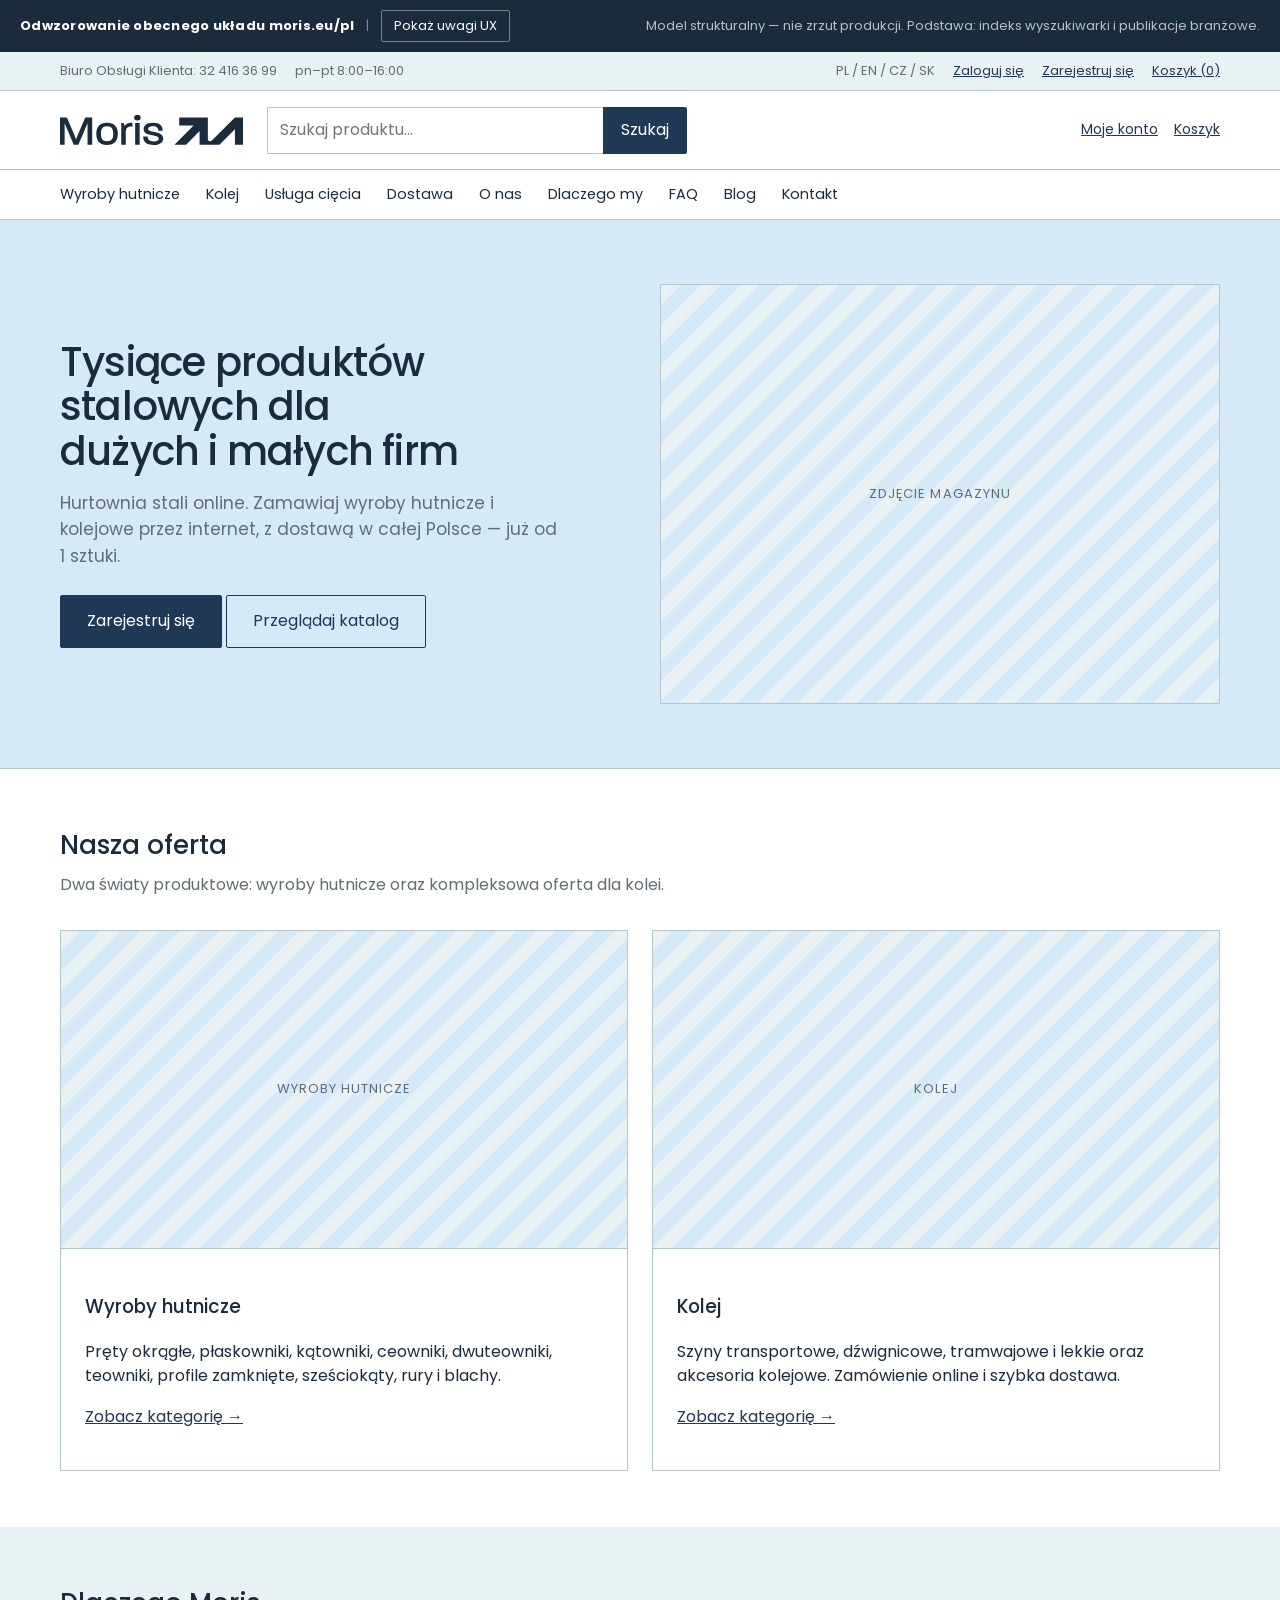
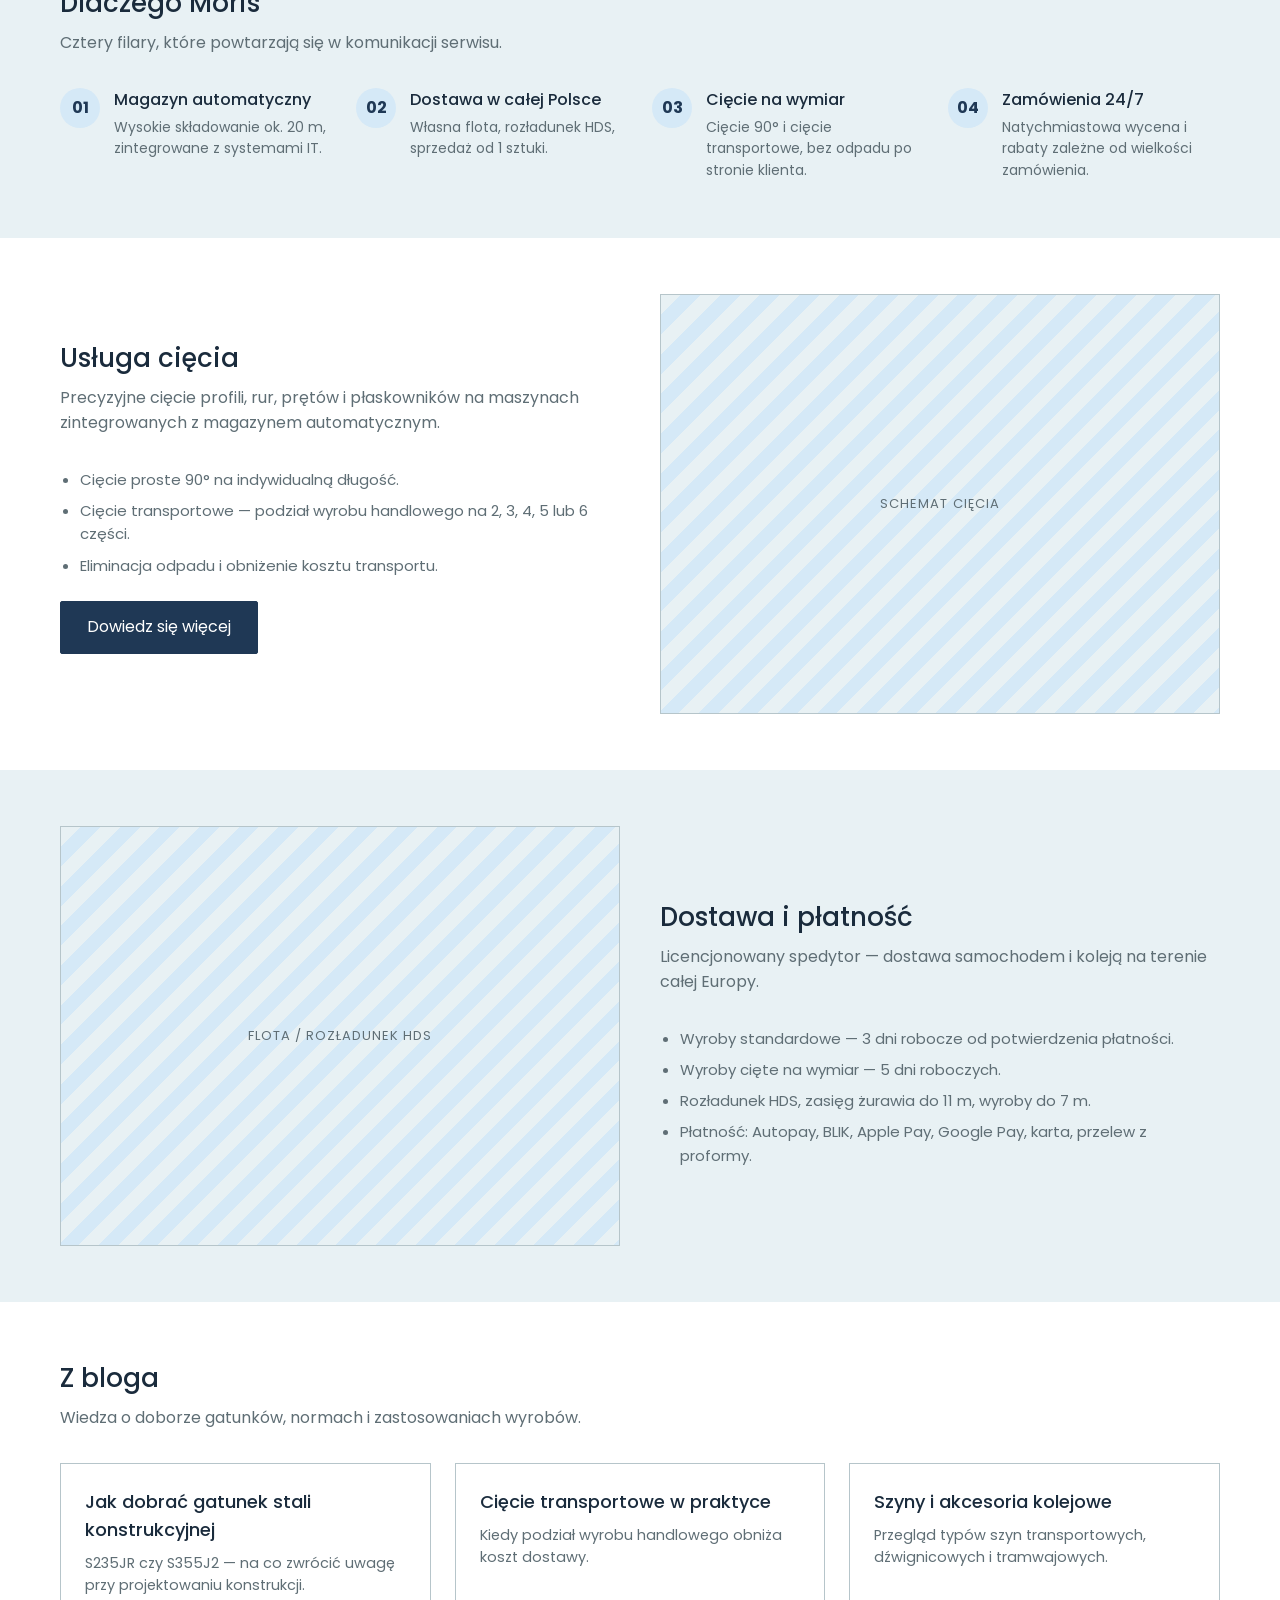
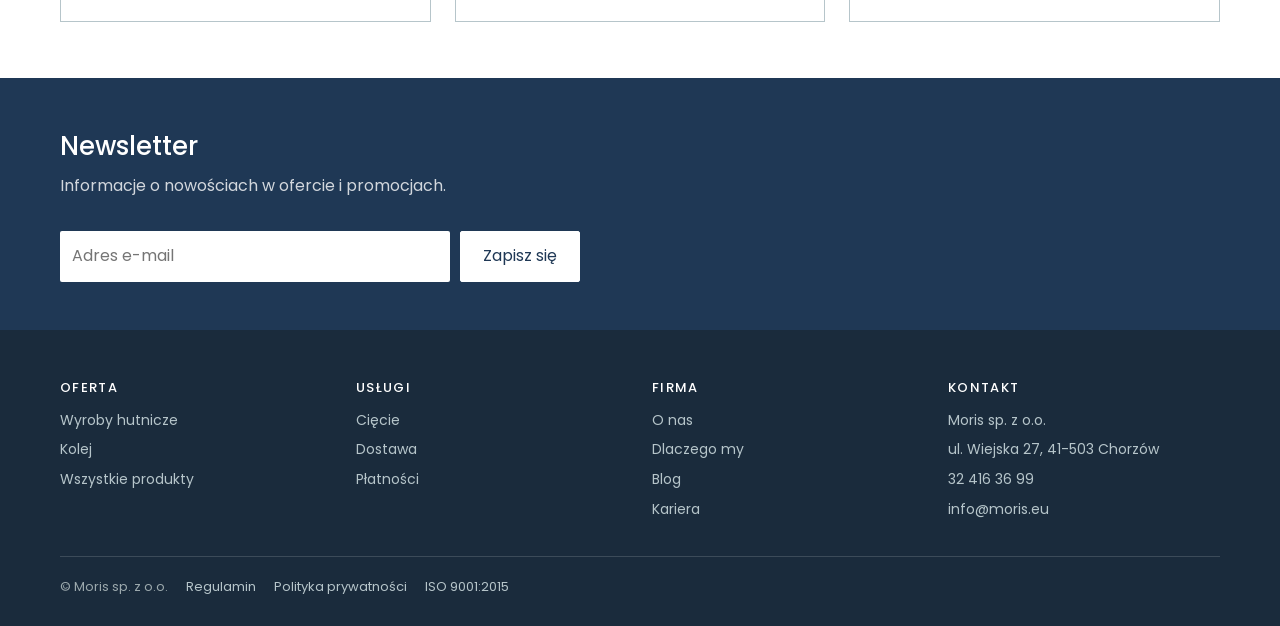
<file: odwzorowanie/index.html>
<!doctype html>
<html lang="pl">
<head>
<meta charset="utf-8">
<meta name="viewport" content="width=device-width, initial-scale=1">
<link rel="preconnect" href="https://fonts.googleapis.com">
<link rel="preconnect" href="https://fonts.gstatic.com" crossorigin>
<link rel="stylesheet" href="https://fonts.googleapis.com/css2?family=Poppins:wght@200;300;400;500;600&display=swap">
<title>Odwzorowanie moris.eu</title>
<style>
:root{
  /* --- System wizualny Moris ---------------------------------------------
     Źródło: brand/moris-logo-manual.pdf. Pełna specyfikacja: brand/BRANDBOOK.md,
     tokeny wykonawcze: brand/tokens.css. Tu skopiowane, bo prototyp ma być
     samodzielnym plikiem.                                                     */
  --steel:#1A2B3C;      /* Steel blue     · RAL 5011 */
  --sapphire:#1F3855;   /* Sapphire blue  · RAL 5003 */
  --pastel:#73B7E5;     /* Pastel blue    · RAL 5024 */
  --white:#FFFFFF;
  --grey-1:#838E91;     /* Telegrey 2   · RAL 7046 */
  --grey-2:#9CA9AD;     /* Traffic grey · RAL 7042 */
  --grey-3:#B6C5CA;
  --tint:#E8F1F4;
  --orange:#FF7517;     /* Luminous Orange · RAL 2007 */
  --yellow:#FFE97D;     /* Zinc Yellow     · RAL 1018 */
  --ui-ok:#47C98B;  --ui-ok-60:#91DFB9;  --ui-ok-30:#C8EFDC;
  --ui-err:#F95050; --ui-err-60:#FB9696; --ui-err-30:#FDCBCB;
  --ui-warn:#FFE97D; --ui-warn-50:#FFF4BE;
  /* tokeny pochodne — uzasadnienie w brand/BRANDBOOK.md, rozdział 6 */
  --muted:#5F6E75; --line:#B6C5CA; --line-soft:#DCE6EA; --pastel-30:#D5E9F7;
  --ok-ink:#1B6B48; --err-ink:#C42222; --warn-ink:#8A5A08;
  /* typografia — Paralucent wymaga licencji webfont, zapasem jest Poppins */
  --font-display:"Paralucent","Poppins",-apple-system,"Segoe UI",sans-serif;
  --font-head:"Paralucent","Poppins",-apple-system,"Segoe UI",sans-serif;
  --font-body:"Poppins",-apple-system,"Segoe UI",Roboto,sans-serif;
  --font-numeral:"Paralucent Stencil","Paralucent","Poppins",sans-serif;
  --font-data:"Poppins",-apple-system,"Segoe UI",sans-serif;
  /* aliasy zgodności z resztą arkusza */
  --navy:var(--sapphire); --navy-deep:var(--steel); --navy-ink:var(--steel);
  --ink:var(--steel); --paper:var(--white); --paper-2:var(--tint); --paper-3:var(--pastel-30);
  --ok:var(--ok-ink); --ok-bg:var(--ui-ok-30);
  --warn:var(--warn-ink); --warn-bg:var(--ui-warn-50);
  --stop:var(--err-ink); --stop-bg:var(--ui-err-30);
  --mono:var(--font-data); --sans:var(--font-body);
  --wrap:1200px;
}
  *{box-sizing:border-box}
  html{-webkit-text-size-adjust:100%}
  body{
    margin:0; background:var(--paper); color:var(--ink);
    font:16px/1.55 var(--font-body);
  }
  img{max-width:100%}
  a{color:var(--navy)}
  .wrap{max-width:var(--wrap); margin-inline:auto; padding-inline:20px}

  /* ---------- pasek roboczy narzędzia ---------- */
  .toolbar{
    position:sticky; top:0; z-index:60; background:var(--ink); color:#fff;
    display:flex; flex-wrap:wrap; gap:12px; align-items:center;
    padding:10px 20px; font-size:13px;
  }
  .toolbar strong{font-weight:700; letter-spacing:.02em}
  .toolbar .sep{opacity:.45}
  .toolbar button{
    font:inherit; cursor:pointer; border:1px solid rgba(255,255,255,.4);
    background:transparent; color:#fff; padding:5px 12px; border-radius:2px;
  }
  .toolbar button[aria-pressed="true"]{background:#fff; color:var(--ink); border-color:#fff}
  .toolbar button:focus-visible{outline:2px solid #fff; outline-offset:2px}
  .toolbar .note{opacity:.7; margin-left:auto}

  /* ---------- utility + header ---------- */
  .utility{background:var(--paper-2); border-bottom:1px solid var(--line); font-size:13px; color:var(--muted)}
  .utility .wrap{display:flex; flex-wrap:wrap; gap:18px; align-items:center; min-height:38px}
  .utility .right{margin-left:auto; display:flex; gap:18px; align-items:center}

  header.site{border-bottom:1px solid var(--line); background:var(--paper)}
  header.site .wrap{display:flex; align-items:center; gap:24px; min-height:78px}
  .logo{font-size:26px; font-weight:700; color:var(--navy); letter-spacing:-.02em; text-decoration:none}
  .searchbox{flex:1; display:flex; max-width:420px}
  .searchbox input{
    flex:1; font:inherit; padding:10px 12px; border:1px solid var(--line);
    border-right:0; border-radius:2px 0 0 2px; min-width:0;
  }
  .searchbox button{
    font:inherit; border:0; background:var(--navy); color:#fff; padding:0 18px;
    border-radius:0 2px 2px 0; cursor:pointer;
  }
  .hdr-actions{display:flex; gap:16px; align-items:center; font-size:14px; margin-left:auto}
  nav.main{border-bottom:1px solid var(--line); background:var(--paper)}
  nav.main ul{list-style:none; margin:0; padding:0; display:flex; flex-wrap:wrap; gap:26px}
  nav.main a{display:block; padding:13px 0; font-size:14.5px; color:var(--ink); text-decoration:none}
  nav.main a:hover{color:var(--navy)}

  /* ---------- hero ---------- */
  .hero{background:var(--paper-3); border-bottom:1px solid var(--line)}
  .hero .wrap{display:grid; grid-template-columns:1fr 1fr; gap:40px; align-items:center; padding-block:64px}
  .hero h1{margin:0 0 16px; font-size:40px; line-height:1.12; color:var(--navy-deep); text-wrap:balance}
  .hero p{margin:0 0 26px; font-size:17px; color:var(--muted); max-width:46ch}
  .btn{
    display:inline-block; font:inherit; text-decoration:none; cursor:pointer;
    padding:13px 26px; border-radius:2px; border:1px solid var(--navy);
    background:var(--navy); color:#fff;
  }
  .btn.ghost{background:transparent; color:var(--navy)}
  .btn:focus-visible{outline:2px solid var(--navy-deep); outline-offset:2px}
  .photo{
    aspect-ratio:4/3; border:1px solid var(--line); background:
      repeating-linear-gradient(135deg,#E8F1F4 0 14px,#D5E9F7 14px 28px);
    display:grid; place-items:center; color:var(--muted); font-size:13px; letter-spacing:.08em;
  }

  /* ---------- sekcje ---------- */
  section{padding-block:56px}
  section.alt{background:var(--paper-2)}
  h2{margin:0 0 8px; font-size:26px; color:var(--navy-deep); text-wrap:balance}
  .lead{margin:0 0 32px; color:var(--muted); max-width:62ch}
  .grid-2{display:grid; grid-template-columns:repeat(2,1fr); gap:24px}
  .grid-3{display:grid; grid-template-columns:repeat(3,1fr); gap:24px}
  .grid-4{display:grid; grid-template-columns:repeat(4,1fr); gap:24px}
  .card{border:1px solid var(--line); background:var(--paper); padding:24px}
  .card h3{margin:0 0 8px; font-size:18px; color:var(--navy-deep)}
  .card p{margin:0; color:var(--muted); font-size:14.5px}
  .tile{
    border:1px solid var(--line); background:var(--paper); padding:0; overflow:hidden;
    display:flex; flex-direction:column;
  }
  .tile .photo{aspect-ratio:16/9; border:0; border-bottom:1px solid var(--line)}
  .tile .body{padding:24px}
  .usp{display:flex; gap:14px; align-items:flex-start}
  .usp .dot{width:40px; height:40px; flex:0 0 40px; border-radius:50%; background:var(--paper-3); display:grid; place-items:center; color:var(--navy); font-weight:700}
  .split{display:grid; grid-template-columns:1fr 1fr; gap:40px; align-items:center}
  ul.plain{margin:0; padding-left:20px; color:var(--muted); font-size:15px}
  ul.plain li{margin-bottom:8px}
  .newsletter{background:var(--navy); color:#fff; padding-block:48px}
  .newsletter h2{color:#fff}
  .newsletter .lead{color:rgba(255,255,255,.8)}
  .newsletter form{display:flex; gap:10px; max-width:520px; flex-wrap:wrap}
  .newsletter input{flex:1; min-width:220px; font:inherit; padding:12px; border:0; border-radius:2px}
  .newsletter button{font:inherit; padding:12px 22px; border:1px solid #fff; background:#fff; color:var(--navy); border-radius:2px; cursor:pointer}

  footer.site{background:var(--ink); color:#B6C5CA; padding-block:48px 28px; font-size:14px}
  footer.site h4{margin:0 0 12px; font-size:13px; letter-spacing:.1em; text-transform:uppercase; color:#fff}
  footer.site a{color:#B6C5CA; text-decoration:none}
  footer.site a:hover{color:#fff; text-decoration:underline}
  footer.site ul{list-style:none; margin:0; padding:0; display:grid; gap:8px}
  .legal{border-top:1px solid rgba(255,255,255,.15); margin-top:36px; padding-top:20px; display:flex; flex-wrap:wrap; gap:18px; color:#9CA9AD; font-size:13px}

  /* ---------- nakładka z uwagami ---------- */
  .pin{
    position:absolute; z-index:40; width:26px; height:26px; border-radius:50%;
    background:var(--stop); color:#fff; font:700 13px/26px var(--font-body);
    text-align:center; cursor:help; border:2px solid #fff; box-shadow:0 1px 6px rgba(0,0,0,.35);
  }
  .anno{position:relative}
  body:not(.show-notes) .pin{display:none}
  body.show-notes .anno{outline:1px dashed rgba(196,34,34,.45); outline-offset:4px}
  .pin span{
    display:none; position:absolute; top:32px; left:0; width:280px; padding:12px 14px;
    background:var(--ink); color:#fff; font:400 13px/1.5 var(--font-body); text-align:left;
    border-radius:3px; box-shadow:0 8px 24px rgba(0,0,0,.3); z-index:50;
  }
  .pin:hover span, .pin:focus span{display:block}

  @media (max-width:900px){
    .hero .wrap, .split{grid-template-columns:1fr}
    .grid-4{grid-template-columns:repeat(2,1fr)}
    .grid-3{grid-template-columns:1fr}
    .grid-2{grid-template-columns:1fr}
    .hero h1{font-size:31px}
  }
  @media (prefers-reduced-motion:reduce){*{animation:none!important; transition:none!important}}

/* --- typografia wg księgi znaku -------------------------------------------
   Nagłówki: Paralucent Medium (zapas Poppins 500). Wyróżniki liczbowe:
   Paralucent Extra Light (zapas Poppins 200). Dane tabelaryczne: Poppins
   z tabular-nums — Paralucent Stencil jest krojem ekspozycyjnym i w tabeli
   cen byłby nieczytelny.                                                     */
h1,h2,h3,h4{font-family:var(--font-head); font-weight:500}
h1{letter-spacing:-.02em}
.num,td.n,th.n,.qval,dd,.res-price,.readout dd,.proof b{font-variant-numeric:tabular-nums}
.logo{display:inline-flex; align-items:center; color:var(--steel); text-decoration:none}
.logo svg{display:block; height:30px; width:auto}
.logo:hover{color:var(--sapphire)}
</style>
</head>
<body>

<div class="toolbar">
  <strong>Odwzorowanie obecnego układu moris.eu/pl</strong>
  <span class="sep">|</span>
  <button id="notes" aria-pressed="false">Pokaż uwagi UX</button>
  <span class="note">Model strukturalny — nie zrzut produkcji. Podstawa: indeks wyszukiwarki i publikacje branżowe.</span>
</div>

<div class="utility">
  <div class="wrap">
    <span>Biuro Obsługi Klienta: 32 416 36 99</span>
    <span>pn–pt 8:00–16:00</span>
    <div class="right">
      <span>PL / EN / CZ / SK</span>
      <a href="#">Zaloguj się</a>
      <a href="#">Zarejestruj się</a>
      <a href="#">Koszyk (0)</a>
    </div>
  </div>
</div>

<header class="site anno">
  <div class="pin" tabindex="0">1<span><strong>Wyszukiwarka tekstowa.</strong> Klient szuka „kątownik 50x50x5 S235JR”, nie słowa kluczowego. Brak wyboru po parametrach: typ → gatunek → wymiar → długość.</span></div>
  <div class="wrap">
    <a class="logo" href="#" aria-label="Moris"><svg class="mark" xmlns="http://www.w3.org/2000/svg" viewBox="0 0 264.58 43.33" role="img" aria-label="Moris"> <title>Moris</title> <path fill="currentColor" fill-rule="evenodd" d="M39.77 42.9L39.77 11.83L26.6 42.9L19.85 42.9L6.68 11.83L6.68 42.9L0 42.9L0 3.68L9.99 3.68L21.39 30.4C21.82 31.56 23.22 35.48 23.22 35.48C23.16 35.48 24.51 31.56 25.06 30.4L36.46 3.68L46.51 3.68L46.51 42.9L39.77 42.9ZM68 16.42C60.71 16.42 59.11 21.33 59.11 27.21C59.11 33.15 60.71 37.99 67.94 37.99C75.29 37.99 76.89 33.28 76.89 27.21C76.89 21.39 75.42 16.42 68 16.42M67.94 43.33C55.62 43.33 52.44 35.54 52.44 27.21C52.44 18.94 55.68 11.09 68 11.09C80.2 11.09 83.57 18.94 83.57 27.21C83.57 35.6 80.2 43.33 67.94 43.33ZM102.85 16.79C96.3 16.79 95.01 20.41 95.01 25.49L95.01 42.9L88.45 42.9L88.45 11.52L91.95 11.52L93.48 15.87C94.46 13.79 97.46 11.09 103.59 11.09L104.63 11.09L104.63 16.91C104.02 16.91 103.41 16.79 102.85 16.79ZM108.57 11.52H115.07V42.9H108.57ZM111.88 7.91C108.94 7.91 107.04 7.11 107.04 3.98C107.04 0.8 108.94 0 111.88 0C114.7 0 116.54 0.8 116.54 3.98C116.54 7.11 114.7 7.91 111.88 7.91ZM135.32 43.33C124.72 43.33 120.19 39.16 120.19 31.19L126.62 31.19C126.62 35.48 129.07 38.12 135.2 38.12C140.78 38.12 142.55 36.03 142.68 34.2C142.86 27.39 120.8 31.93 120.8 20.71C120.8 15.2 124.6 11.09 134.53 11.09C144.7 11.09 148.31 15.87 148.31 22.8L142.19 22.8C141.94 18.69 140.1 16.18 134.34 16.18C129.07 16.18 127.29 18.14 127.29 20.16C127.29 26.23 149.11 22.06 149.11 33.83C149.11 38.42 145.25 43.33 135.32 43.33ZM252.65 3.71L219.4 36.96C217.24 39.12 213.56 37.59 213.56 34.54L213.56 3.71L172.17 3.71L172.17 14.99L193.57 14.99L192.69 15.69C192.03 16.22 191.41 16.77 190.81 17.37L165.28 42.9L182.15 42.9L199.25 25.8C199.84 25.21 200.4 24.58 200.92 23.93L201.63 22.93L201.63 42.9L230.34 42.9L252.65 20.58L252.65 42.9L264.58 42.9L264.58 3.71L252.65 3.71Z"/> </svg></a>
    <form class="searchbox" onsubmit="return false">
      <input type="search" placeholder="Szukaj produktu..." aria-label="Szukaj produktu">
      <button type="submit">Szukaj</button>
    </form>
    <div class="hdr-actions">
      <a href="#">Moje konto</a>
      <a href="#">Koszyk</a>
    </div>
  </div>
</header>

<nav class="main anno">
  <div class="pin" tabindex="0">2<span><strong>Menu miesza dwa porządki:</strong> kategorie produktowe stoją obok stron o firmie. Cztery pozycje („O nas”, „Dlaczego my”, „FAQ”, „Kontakt”) prowadzą poza katalog.</span></div>
  <div class="wrap">
    <ul>
      <li><a href="#">Wyroby hutnicze</a></li>
      <li><a href="#">Kolej</a></li>
      <li><a href="#">Usługa cięcia</a></li>
      <li><a href="#">Dostawa</a></li>
      <li><a href="#">O nas</a></li>
      <li><a href="#">Dlaczego my</a></li>
      <li><a href="#">FAQ</a></li>
      <li><a href="#">Blog</a></li>
      <li><a href="#">Kontakt</a></li>
    </ul>
  </div>
</nav>

<div class="hero anno">
  <div class="pin" tabindex="0">3<span><strong>Pierwszy ekran nie sprzedaje.</strong> Hasło i zdjęcie zamiast narzędzia wyboru wyrobu. Klient B2B, który wie czego chce, musi wykonać 3–4 kliknięcia zanim zobaczy produkt.</span></div>
  <div class="wrap">
    <div>
      <h1>Tysiące produktów stalowych dla dużych i małych firm</h1>
      <p>Hurtownia stali online. Zamawiaj wyroby hutnicze i kolejowe przez internet, z dostawą w całej Polsce — już od 1 sztuki.</p>
      <a class="btn" href="#">Zarejestruj się</a>
      <a class="btn ghost" href="#">Przeglądaj katalog</a>
    </div>
    <div class="photo">ZDJĘCIE MAGAZYNU</div>
  </div>
</div>

<section>
  <div class="wrap">
    <h2>Nasza oferta</h2>
    <p class="lead">Dwa światy produktowe: wyroby hutnicze oraz kompleksowa oferta dla kolei.</p>
    <div class="grid-2">
      <div class="tile">
        <div class="photo">WYROBY HUTNICZE</div>
        <div class="body">
          <h3>Wyroby hutnicze</h3>
          <p>Pręty okrągłe, płaskowniki, kątowniki, ceowniki, dwuteowniki, teowniki, profile zamknięte, sześciokąty, rury i blachy.</p>
          <p style="margin-top:14px"><a href="#">Zobacz kategorię →</a></p>
        </div>
      </div>
      <div class="tile">
        <div class="photo">KOLEJ</div>
        <div class="body">
          <h3>Kolej</h3>
          <p>Szyny transportowe, dźwignicowe, tramwajowe i lekkie oraz akcesoria kolejowe. Zamówienie online i szybka dostawa.</p>
          <p style="margin-top:14px"><a href="#">Zobacz kategorię →</a></p>
        </div>
      </div>
    </div>
  </div>
</section>

<section class="alt anno">
  <div class="pin" tabindex="0">4<span><strong>Przewagi opisane słownie.</strong> „Rabat rośnie wraz z wielkością zamówienia” bez tabeli progów nie motywuje do powiększenia koszyka. Brak dostępności i terminu przy produktach.</span></div>
  <div class="wrap">
    <h2>Dlaczego Moris</h2>
    <p class="lead">Cztery filary, które powtarzają się w komunikacji serwisu.</p>
    <div class="grid-4">
      <div class="usp"><div class="dot">01</div><div><h3 style="margin:0 0 4px; font-size:16px">Magazyn automatyczny</h3><p style="margin:0; color:var(--muted); font-size:14px">Wysokie składowanie ok. 20 m, zintegrowane z systemami IT.</p></div></div>
      <div class="usp"><div class="dot">02</div><div><h3 style="margin:0 0 4px; font-size:16px">Dostawa w całej Polsce</h3><p style="margin:0; color:var(--muted); font-size:14px">Własna flota, rozładunek HDS, sprzedaż od 1 sztuki.</p></div></div>
      <div class="usp"><div class="dot">03</div><div><h3 style="margin:0 0 4px; font-size:16px">Cięcie na wymiar</h3><p style="margin:0; color:var(--muted); font-size:14px">Cięcie 90° i cięcie transportowe, bez odpadu po stronie klienta.</p></div></div>
      <div class="usp"><div class="dot">04</div><div><h3 style="margin:0 0 4px; font-size:16px">Zamówienia 24/7</h3><p style="margin:0; color:var(--muted); font-size:14px">Natychmiastowa wycena i rabaty zależne od wielkości zamówienia.</p></div></div>
    </div>
  </div>
</section>

<section class="anno">
  <div class="pin" tabindex="0">5<span><strong>Cięcie pokazane biernie.</strong> Najmocniejszy wyróżnik Moris jest opisem na osobnej podstronie zamiast narzędziem w ścieżce zakupu.</span></div>
  <div class="wrap split">
    <div>
      <h2>Usługa cięcia</h2>
      <p class="lead">Precyzyjne cięcie profili, rur, prętów i płaskowników na maszynach zintegrowanych z magazynem automatycznym.</p>
      <ul class="plain">
        <li>Cięcie proste 90° na indywidualną długość.</li>
        <li>Cięcie transportowe — podział wyrobu handlowego na 2, 3, 4, 5 lub 6 części.</li>
        <li>Eliminacja odpadu i obniżenie kosztu transportu.</li>
      </ul>
      <p style="margin-top:24px"><a class="btn" href="#">Dowiedz się więcej</a></p>
    </div>
    <div class="photo">SCHEMAT CIĘCIA</div>
  </div>
</section>

<section class="alt">
  <div class="wrap split">
    <div class="photo">FLOTA / ROZŁADUNEK HDS</div>
    <div>
      <h2>Dostawa i płatność</h2>
      <p class="lead">Licencjonowany spedytor — dostawa samochodem i koleją na terenie całej Europy.</p>
      <ul class="plain">
        <li>Wyroby standardowe — 3 dni robocze od potwierdzenia płatności.</li>
        <li>Wyroby cięte na wymiar — 5 dni roboczych.</li>
        <li>Rozładunek HDS, zasięg żurawia do 11 m, wyroby do 7 m.</li>
        <li>Płatność: Autopay, BLIK, Apple Pay, Google Pay, karta, przelew z proformy.</li>
      </ul>
    </div>
  </div>
</section>

<section class="anno">
  <div class="pin" tabindex="0">6<span><strong>Brak ścieżki dla klienta powracającego.</strong> Nie ma powtórzenia zamówienia, list zakupowych ani wklejenia listy indeksów — stały klient wraca do maila i telefonu do handlowca.</span></div>
  <div class="wrap">
    <h2>Z bloga</h2>
    <p class="lead">Wiedza o doborze gatunków, normach i zastosowaniach wyrobów.</p>
    <div class="grid-3">
      <article class="card"><h3>Jak dobrać gatunek stali konstrukcyjnej</h3><p>S235JR czy S355J2 — na co zwrócić uwagę przy projektowaniu konstrukcji.</p></article>
      <article class="card"><h3>Cięcie transportowe w praktyce</h3><p>Kiedy podział wyrobu handlowego obniża koszt dostawy.</p></article>
      <article class="card"><h3>Szyny i akcesoria kolejowe</h3><p>Przegląd typów szyn transportowych, dźwignicowych i tramwajowych.</p></article>
    </div>
  </div>
</section>

<div class="newsletter">
  <div class="wrap">
    <h2>Newsletter</h2>
    <p class="lead">Informacje o nowościach w ofercie i promocjach.</p>
    <form onsubmit="return false">
      <input type="email" placeholder="Adres e-mail" aria-label="Adres e-mail">
      <button type="submit">Zapisz się</button>
    </form>
  </div>
</div>

<footer class="site anno">
  <div class="pin" tabindex="0">7<span><strong>Stopka nie pracuje na SEO.</strong> Brak rozpisanych kategorii, gatunków stali i wymiarów — tracony jest długi ogon fraz wyszukiwania.</span></div>
  <div class="wrap">
    <div class="grid-4">
      <div>
        <h4>Oferta</h4>
        <ul><li><a href="#">Wyroby hutnicze</a></li><li><a href="#">Kolej</a></li><li><a href="#">Wszystkie produkty</a></li></ul>
      </div>
      <div>
        <h4>Usługi</h4>
        <ul><li><a href="#">Cięcie</a></li><li><a href="#">Dostawa</a></li><li><a href="#">Płatności</a></li></ul>
      </div>
      <div>
        <h4>Firma</h4>
        <ul><li><a href="#">O nas</a></li><li><a href="#">Dlaczego my</a></li><li><a href="#">Blog</a></li><li><a href="#">Kariera</a></li></ul>
      </div>
      <div>
        <h4>Kontakt</h4>
        <ul>
          <li>Moris sp. z o.o.</li>
          <li>ul. Wiejska 27, 41-503 Chorzów</li>
          <li><a href="tel:+48324163699">32 416 36 99</a></li>
          <li><a href="mailto:info@moris.eu">info@moris.eu</a></li>
        </ul>
      </div>
    </div>
    <div class="legal">
      <span>© Moris sp. z o.o.</span>
      <a href="#">Regulamin</a>
      <a href="#">Polityka prywatności</a>
      <a href="#">ISO 9001:2015</a>
    </div>
  </div>
</footer>

<script>
  (function(){
    var btn = document.getElementById('notes');
    btn.addEventListener('click', function(){
      var on = document.body.classList.toggle('show-notes');
      btn.setAttribute('aria-pressed', String(on));
      btn.textContent = on ? 'Ukryj uwagi UX' : 'Pokaż uwagi UX';
    });
  })();
</script>
</body>
</html>
</file>
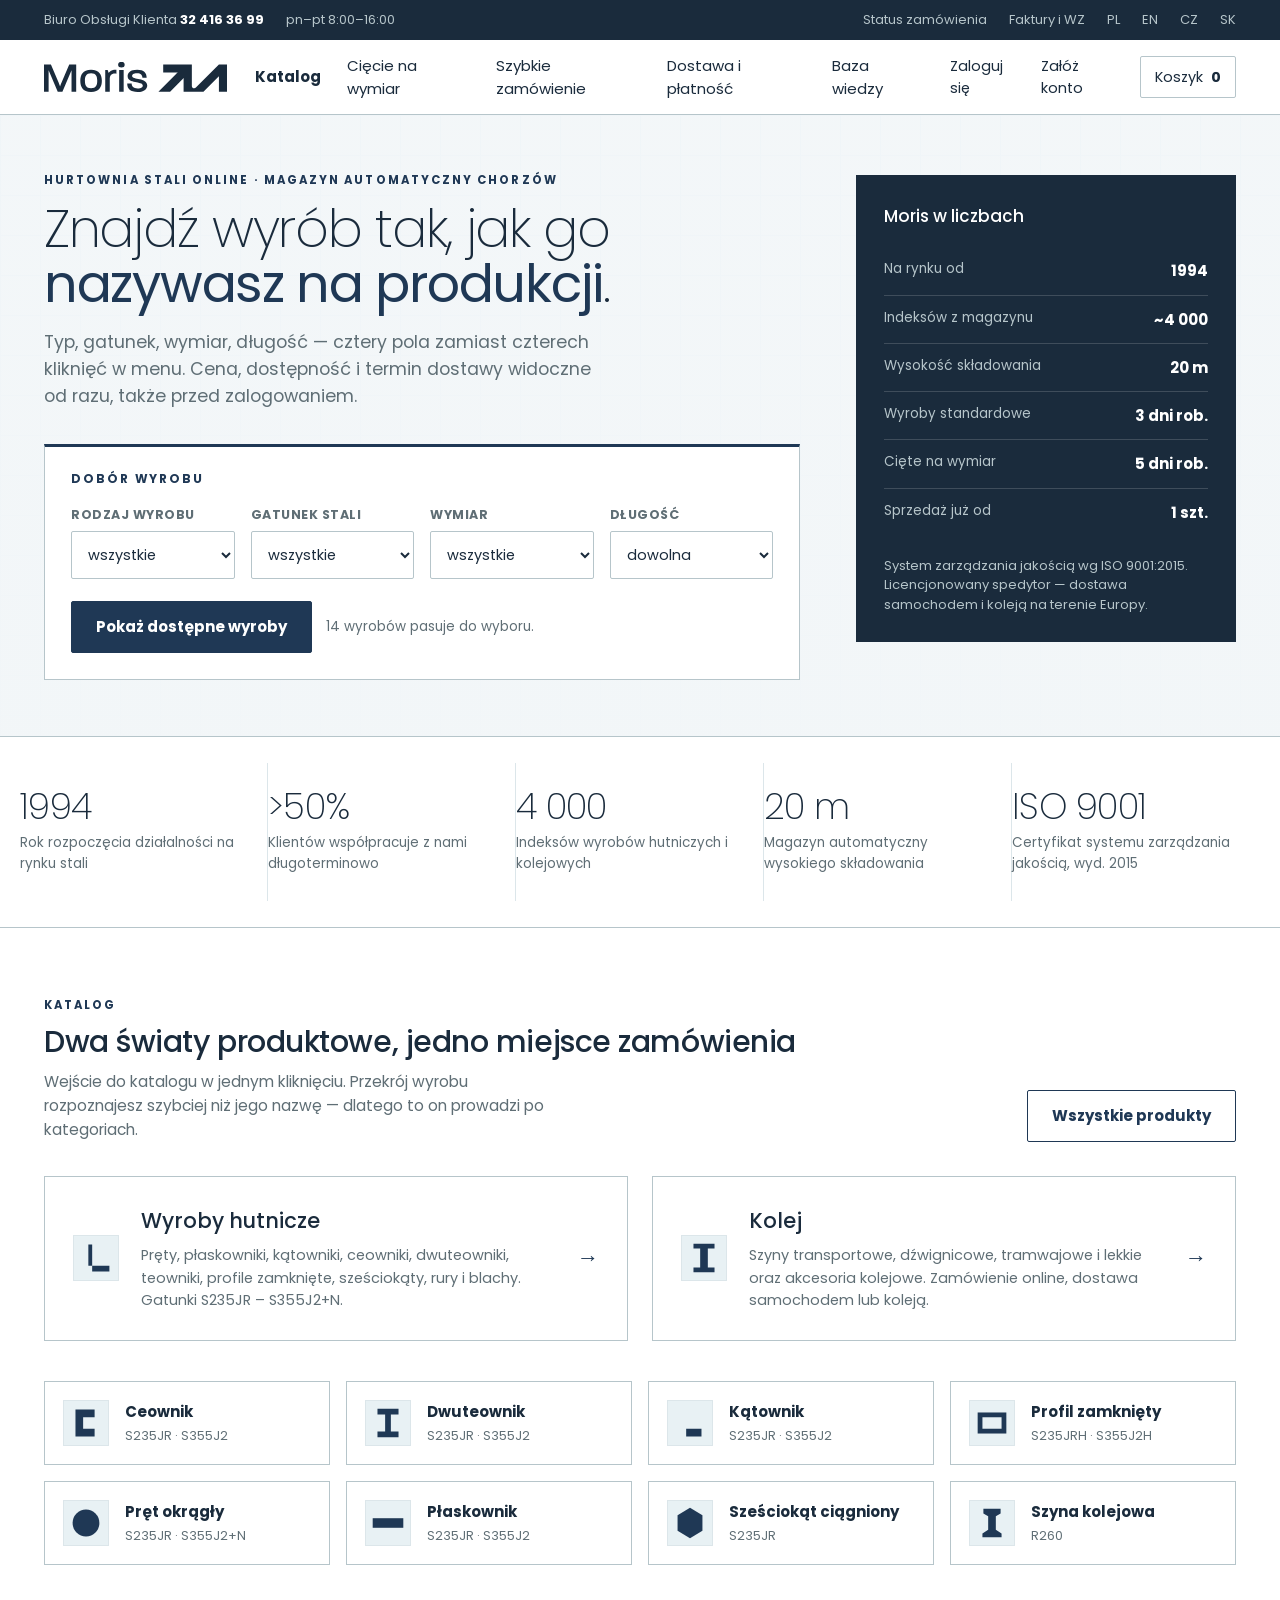
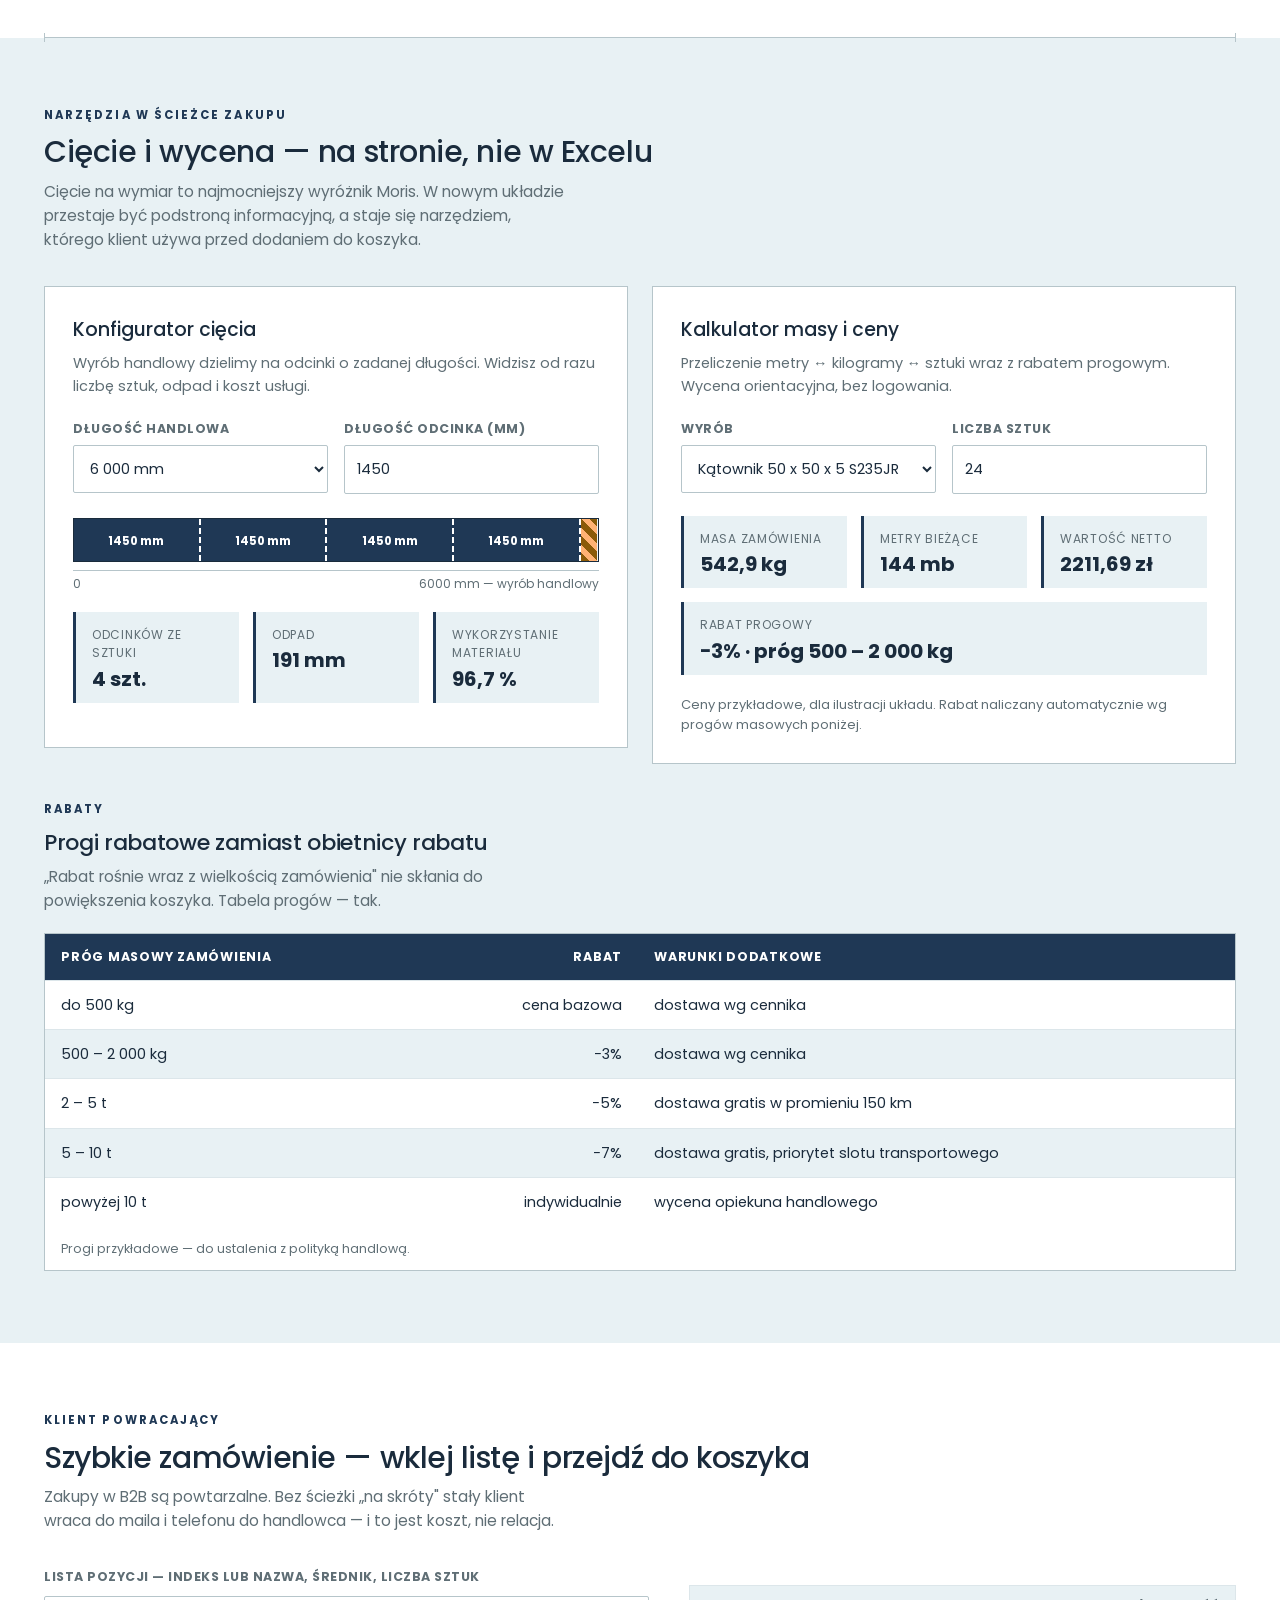
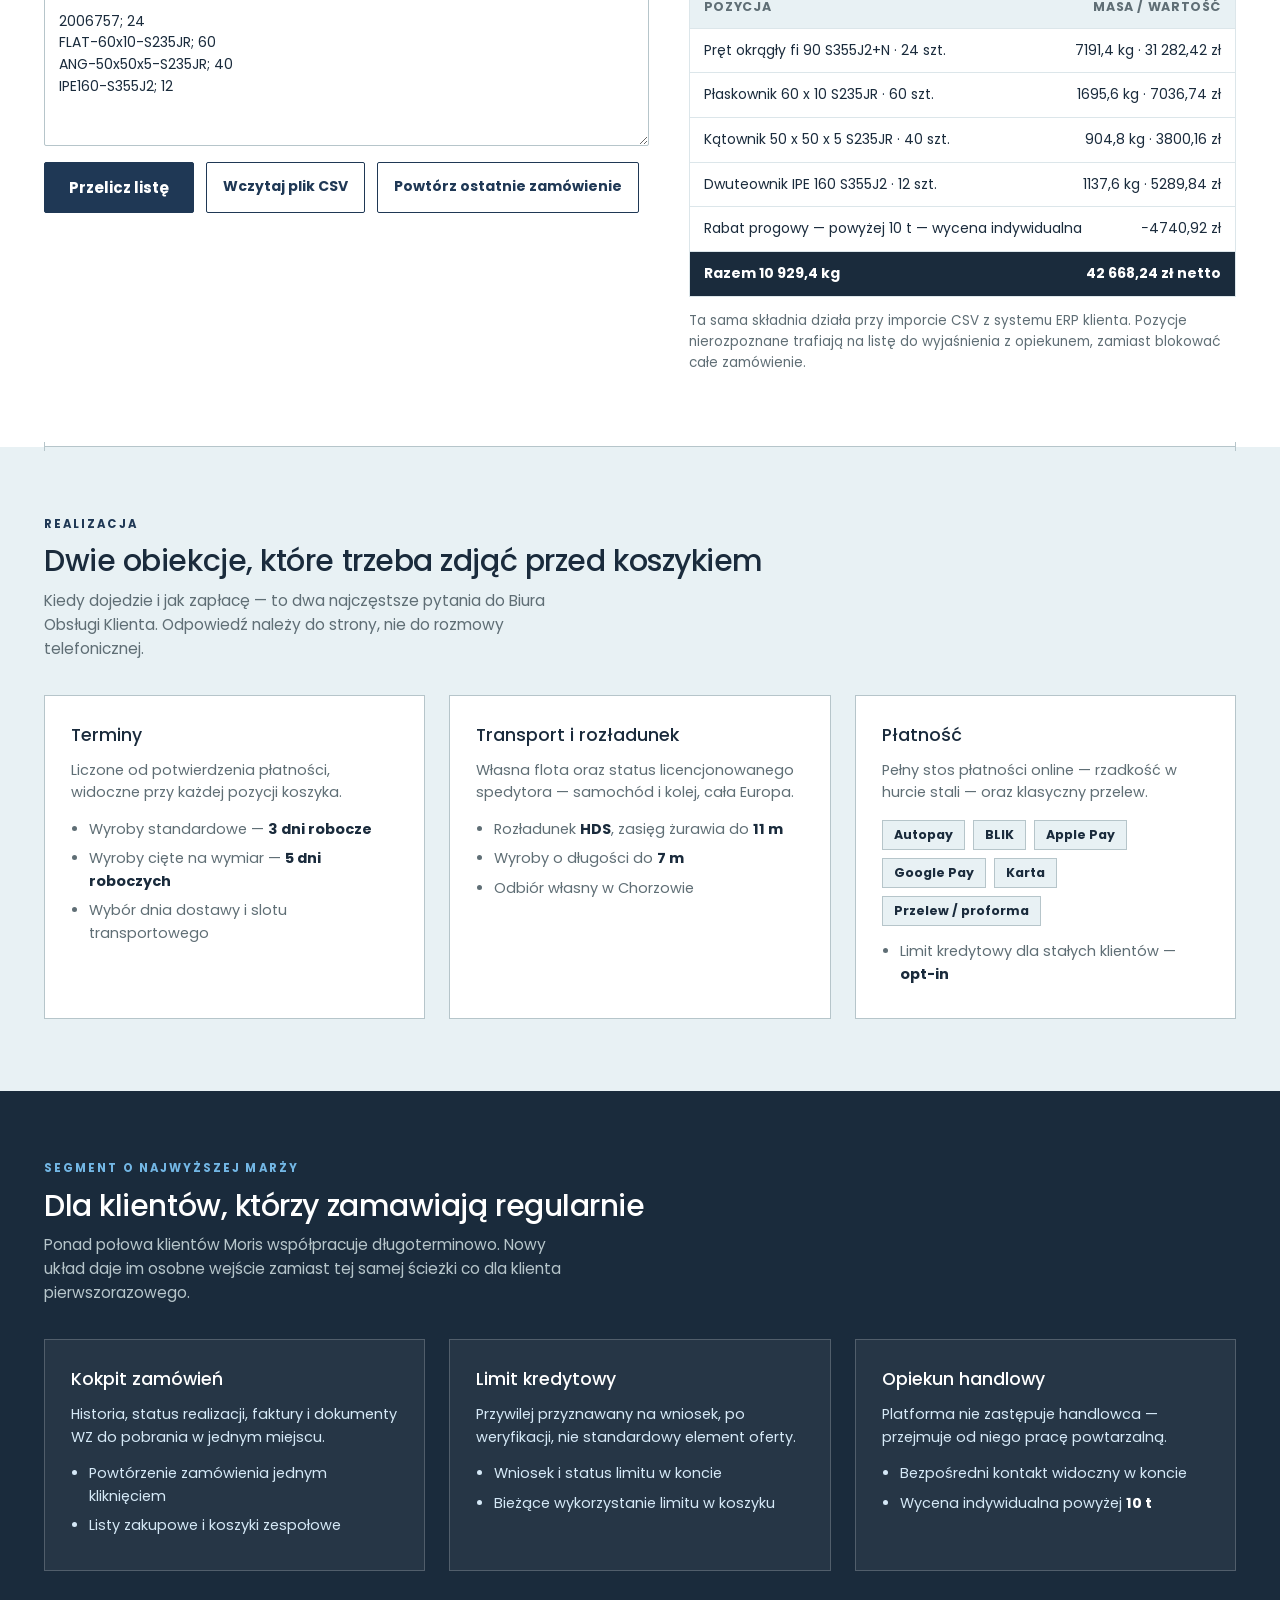
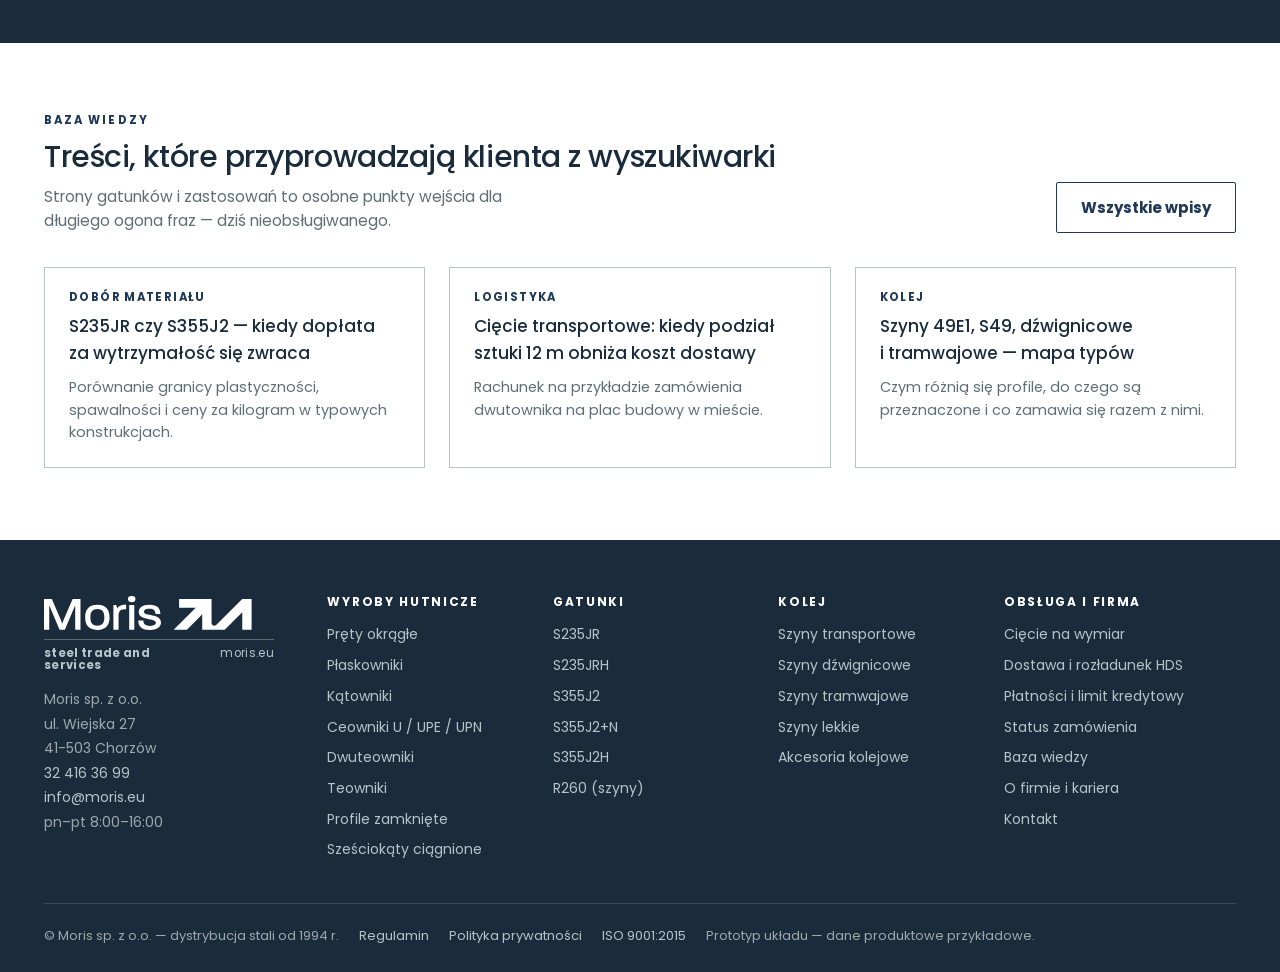
<file: redesign/index.html>
<!doctype html>
<html lang="pl">
<head>
<meta charset="utf-8">
<meta name="viewport" content="width=device-width, initial-scale=1">
<title>Nowy układ moris.eu</title>
<link rel="preconnect" href="https://fonts.googleapis.com">
<link rel="preconnect" href="https://fonts.gstatic.com" crossorigin>
<link rel="stylesheet" href="https://fonts.googleapis.com/css2?family=Poppins:wght@200;300;400;500;600&display=swap">
<style>
/* =========================================================================
   Moris — propozycja nowego układu strony głównej
   Paleta, typografia i znak wg księgi znaku (brand/moris-logo-manual.pdf):
   Steel blue #1A2B3C, Sapphire blue #1F3855, Pastel blue #73B7E5,
   Luminous Orange #FF7517, kolory informacyjne UI, Paralucent / Poppins.
   Strona świadomie utrzymana w jednym, jasnym świecie wizualnym marki —
   wszystkie kolory i tła są malowane wprost, więc układ trzyma się
   niezależnie od motywu przeglądarki.
   ========================================================================= */
:root{
  /* --- System wizualny Moris ---------------------------------------------
     Źródło: brand/moris-logo-manual.pdf. Pełna specyfikacja: brand/BRANDBOOK.md,
     tokeny wykonawcze: brand/tokens.css. Tu skopiowane, bo prototyp ma być
     samodzielnym plikiem.                                                     */
  --steel:#1A2B3C;      /* Steel blue     · RAL 5011 */
  --sapphire:#1F3855;   /* Sapphire blue  · RAL 5003 */
  --pastel:#73B7E5;     /* Pastel blue    · RAL 5024 */
  --white:#FFFFFF;
  --grey-1:#838E91;     /* Telegrey 2   · RAL 7046 */
  --grey-2:#9CA9AD;     /* Traffic grey · RAL 7042 */
  --grey-3:#B6C5CA;
  --tint:#E8F1F4;
  --orange:#FF7517;     /* Luminous Orange · RAL 2007 */
  --yellow:#FFE97D;     /* Zinc Yellow     · RAL 1018 */
  --ui-ok:#47C98B;  --ui-ok-60:#91DFB9;  --ui-ok-30:#C8EFDC;
  --ui-err:#F95050; --ui-err-60:#FB9696; --ui-err-30:#FDCBCB;
  --ui-warn:#FFE97D; --ui-warn-50:#FFF4BE;
  /* tokeny pochodne — uzasadnienie w brand/BRANDBOOK.md, rozdział 6 */
  --muted:#5F6E75; --line:#B6C5CA; --line-soft:#DCE6EA; --pastel-30:#D5E9F7;
  --ok-ink:#1B6B48; --err-ink:#C42222; --warn-ink:#8A5A08;
  /* typografia — Paralucent wymaga licencji webfont, zapasem jest Poppins */
  --font-display:"Paralucent","Poppins",-apple-system,"Segoe UI",sans-serif;
  --font-head:"Paralucent","Poppins",-apple-system,"Segoe UI",sans-serif;
  --font-body:"Poppins",-apple-system,"Segoe UI",Roboto,sans-serif;
  --font-numeral:"Paralucent Stencil","Paralucent","Poppins",sans-serif;
  --font-data:"Poppins",-apple-system,"Segoe UI",sans-serif;
  /* aliasy zgodności z resztą arkusza */
  --navy:var(--sapphire); --navy-deep:var(--steel); --navy-ink:var(--steel);
  --ink:var(--steel); --paper:var(--white); --paper-2:var(--tint); --paper-3:var(--pastel-30);
  --ok:var(--ok-ink); --ok-bg:var(--ui-ok-30);
  --warn:var(--warn-ink); --warn-bg:var(--ui-warn-50);
  --stop:var(--err-ink); --stop-bg:var(--ui-err-30);
  --mono:var(--font-data); --sans:var(--font-body);
  --wrap:1240px;
}
*{box-sizing:border-box}
html{-webkit-text-size-adjust:100%; scroll-behavior:smooth}
body{
  margin:0; background:var(--paper); color:var(--ink);
  font:16px/1.55 var(--sans);
}
h1,h2,h3,h4{text-wrap:balance; margin:0}
p{margin:0}
a{color:var(--navy)}
button,input,select,textarea{font:inherit}
:focus-visible{outline:2px solid var(--navy); outline-offset:2px}
.wrap{max-width:var(--wrap); margin-inline:auto; padding-inline:24px}
.num{font-family:var(--mono); font-variant-numeric:tabular-nums}

/* ---------- etykiety i nagłówki sekcji ---------- */
.kicker{
  font:700 11.5px/1 var(--mono); letter-spacing:.18em; text-transform:uppercase;
  color:var(--navy); display:block; margin-bottom:14px;
}
.sec-head{display:flex; align-items:flex-end; justify-content:space-between; gap:32px; margin-bottom:34px; flex-wrap:wrap}
.sec-head h2{font-size:30px; line-height:1.15; color:var(--navy-deep); letter-spacing:-.015em}
.sec-head p{color:var(--muted); max-width:58ch; margin-top:10px; font-size:15.5px}
section{padding-block:72px}
section.tint{background:var(--paper-2)}

/* linia wymiarowa jako separator — język rysunku technicznego */
.rule{height:1px; background:var(--line); position:relative; margin:0}
.rule::before,.rule::after{
  content:""; position:absolute; top:-4px; width:1px; height:9px; background:var(--line);
}
.rule::before{left:0}
.rule::after{right:0}

/* ---------- przyciski ---------- */
.btn{
  display:inline-flex; align-items:center; gap:9px; cursor:pointer; text-decoration:none;
  padding:13px 24px; border-radius:2px; border:1px solid var(--navy);
  background:var(--navy); color:#fff; font-weight:700; font-size:15px;
}
.btn:hover{background:var(--navy-deep); border-color:var(--navy-deep)}
.btn.ghost{background:transparent; color:var(--navy)}
.btn.ghost:hover{background:var(--paper-3); color:var(--navy-deep)}
.btn.sm{padding:9px 16px; font-size:14px}

/* ---------- pasek użytkowy ---------- */
.utility{background:var(--navy-ink); color:#B6C5CA; font-size:13px}
.utility .wrap{display:flex; gap:22px; align-items:center; min-height:40px; flex-wrap:wrap}
.utility a{color:#B6C5CA; text-decoration:none}
.utility a:hover{color:#fff}
.utility .right{margin-left:auto; display:flex; gap:22px; align-items:center}
.utility strong{color:#fff; font-family:var(--mono)}

/* ---------- nagłówek ---------- */
header.site{position:sticky; top:0; z-index:50; background:var(--paper); border-bottom:1px solid var(--line)}
header.site .wrap{display:flex; align-items:center; gap:28px; min-height:74px}
.logo{font:700 27px/1 var(--sans); color:var(--navy); letter-spacing:-.03em; text-decoration:none}
.logo span{color:var(--ink)}
.nav{display:flex; gap:26px; align-items:center; font-size:15px}
.nav a{color:var(--ink); text-decoration:none; padding-block:6px}
.nav a:hover{color:var(--navy)}
.nav a.strong{font-weight:700}
.hdr-right{margin-left:auto; display:flex; align-items:center; gap:18px; font-size:14.5px}
.hdr-right a{text-decoration:none; color:var(--ink)}
.cart{
  display:inline-flex; align-items:center; gap:8px; border:1px solid var(--line);
  padding:9px 14px; border-radius:2px;
}
.cart b{font-family:var(--mono)}
@media (max-width:1080px){ .nav{display:none} }

/* ---------- HERO: wyszukiwarka parametryczna ---------- */
.hero{
  border-bottom:1px solid var(--line);
  background:
    linear-gradient(180deg, rgba(242,246,248,.92) 0%, rgba(242,246,248,.98) 100%),
    repeating-linear-gradient(to right, var(--paper-3) 0 1px, transparent 1px 40px),
    repeating-linear-gradient(to bottom, var(--paper-3) 0 1px, transparent 1px 40px),
    var(--paper);
}
.hero .wrap{padding-block:60px 56px; display:grid; grid-template-columns:minmax(0,1fr) 380px; gap:56px; align-items:start}
.hero h1{font-family:var(--font-display); font-weight:200; font-size:52px; line-height:1.06;
  letter-spacing:-.025em; color:var(--steel)}
.hero h1 em{font-style:normal; font-weight:400; color:var(--sapphire)}
.hero .sub{margin-top:18px; font-size:17.5px; color:var(--muted); max-width:52ch}

.finder{margin-top:34px; background:var(--paper); border:1px solid var(--line); border-top:3px solid var(--navy); padding:26px}
.finder legend{padding:0; font:700 12px/1 var(--mono); letter-spacing:.16em; text-transform:uppercase; color:var(--navy)}
.finder fieldset{border:0; padding:0; margin:0}
.finder .row{display:grid; grid-template-columns:repeat(4,minmax(0,1fr)); gap:16px; margin-top:20px}
.field{display:flex; flex-direction:column; gap:7px; min-width:0}
.field label{font-size:12.5px; font-weight:700; color:var(--muted); letter-spacing:.04em; text-transform:uppercase}
.field select, .field input{
  padding:12px; border:1px solid var(--line); border-radius:2px; background:var(--paper); color:var(--ink);
  font-family:var(--mono); font-size:14.5px;
}
.finder .actions{display:flex; gap:14px; align-items:center; margin-top:22px; flex-wrap:wrap}
.finder .hint{color:var(--muted); font-size:13.5px}

/* wyniki wyszukiwarki */
.results{margin-top:22px; border-top:1px solid var(--line-soft); padding-top:18px}
.results[hidden]{display:none}
.res-row{
  display:grid; grid-template-columns:44px minmax(0,1fr) auto auto auto; gap:18px; align-items:center;
  padding:13px 0; border-bottom:1px solid var(--line-soft);
}
.res-row:last-child{border-bottom:0}
.res-name{font-weight:700; font-size:15px}
.res-meta{color:var(--muted); font-size:13px; font-family:var(--mono)}
.res-price{text-align:right; font-family:var(--mono); font-weight:700; white-space:nowrap}
.res-price small{display:block; font-weight:400; color:var(--muted); font-size:11.5px; letter-spacing:.03em}
.chip{
  display:inline-flex; align-items:center; gap:6px; padding:4px 10px; border-radius:2px;
  font:700 12px/1.4 var(--mono); white-space:nowrap;
}
.chip.ok{background:var(--ui-ok-30); color:var(--steel)}
.chip.warn{background:var(--ui-warn-50); color:var(--steel)}
.empty{color:var(--muted); font-size:14.5px; padding:14px 0}

/* boczna karta zaufania */
.aside-card{background:var(--navy-deep); color:#fff; padding:28px}
.aside-card h3{font-size:17px; margin-bottom:18px; color:#fff}
.aside-card dl{margin:0; display:grid; gap:0}
.aside-card div{display:flex; justify-content:space-between; gap:16px; padding:12px 0; border-bottom:1px solid rgba(255,255,255,.16)}
.aside-card div:last-child{border-bottom:0}
.aside-card dt{color:#B6C5CA; font-size:13.5px}
.aside-card dd{margin:0; font-family:var(--mono); font-weight:700; font-size:15px}
.aside-card .foot{margin-top:20px; font-size:13px; color:#B6C5CA; line-height:1.5}

/* ---------- pas dowodów ---------- */
.proof{border-bottom:1px solid var(--line); background:var(--paper)}
.proof .wrap{display:grid; grid-template-columns:repeat(5,1fr); gap:0}
.proof div{padding:26px 22px 26px 0; border-right:1px solid var(--line-soft)}
.proof div:last-child{border-right:0; padding-right:0}
.proof b{display:block; font-family:var(--font-numeral); font-weight:200; font-size:36px;
  line-height:1; color:var(--steel); letter-spacing:-.02em}
.proof span{display:block; margin-top:8px; font-size:13.5px; color:var(--muted)}

/* ---------- katalog: dwa światy + kategorie ---------- */
.worlds{display:grid; grid-template-columns:1fr 1fr; gap:24px; margin-bottom:40px}
.world{
  display:flex; gap:22px; align-items:center; padding:28px; text-decoration:none; color:inherit;
  border:1px solid var(--line); background:var(--paper);
}
.world:hover{border-color:var(--navy); background:var(--paper-2)}
.world h3{font-size:21px; color:var(--navy-deep)}
.world p{color:var(--muted); font-size:14.5px; margin-top:7px}
.world .arrow{margin-left:auto; color:var(--navy); font-size:22px}

.cats{display:grid; grid-template-columns:repeat(4,1fr); gap:16px}
.cat{
  display:flex; align-items:center; gap:16px; padding:18px; border:1px solid var(--line);
  background:var(--paper); text-decoration:none; color:inherit;
}
.cat:hover{border-color:var(--navy); background:var(--paper-2)}
.cat b{display:block; font-size:15px}
.cat span{display:block; font-size:12.5px; color:var(--muted); font-family:var(--mono); margin-top:3px}
.xsec{flex:0 0 46px; width:46px; height:46px; background:var(--paper-2); border:1px solid var(--line-soft)}

/* ---------- narzędzia: cięcie + kalkulator ---------- */
.tools{display:grid; grid-template-columns:1fr 1fr; gap:24px; align-items:start}
.panel{background:var(--paper); border:1px solid var(--line); padding:28px}
.panel h3{font-size:19px; color:var(--navy-deep); margin-bottom:8px}
.panel .desc{color:var(--muted); font-size:14.5px; margin-bottom:22px}
.ctrl{display:grid; grid-template-columns:repeat(2,1fr); gap:16px}
.ctrl.one{grid-template-columns:1fr}

/* wizualizacja cięcia */
.bar-vis{margin-top:24px}
.bar{display:flex; height:44px; border:1px solid var(--navy-deep); background:var(--paper-2); overflow:hidden}
.piece{
  flex:0 0 auto; border-right:2px dashed var(--paper); background:var(--navy);
  color:#fff; font:700 11.5px/44px var(--mono); text-align:center; overflow:hidden; white-space:nowrap;
}
.piece:last-child{border-right:0}
.piece.waste{background:repeating-linear-gradient(45deg,#8A5A08 0 6px,#FFB273 6px 12px); color:#fff}
.dimline{
  display:flex; justify-content:space-between; margin-top:8px; color:var(--muted);
  font:400 12px/1 var(--mono); border-top:1px solid var(--line); padding-top:7px;
}
.readout{display:grid; grid-template-columns:repeat(3,1fr); gap:14px; margin-top:22px}
.readout div{background:var(--paper-2); border-left:3px solid var(--navy); padding:14px 16px}
.readout dt{font-size:12px; color:var(--muted); text-transform:uppercase; letter-spacing:.06em}
.readout dd{margin:6px 0 0; font:700 20px/1 var(--mono); color:var(--navy-deep)}
.readout div.alert{border-left-color:var(--warn)}
.readout div.alert dd{color:var(--warn)}

/* ---------- szybkie zamówienie ---------- */
.quick{display:grid; grid-template-columns:1.05fr .95fr; gap:40px; align-items:start}
textarea.paste{
  width:100%; min-height:150px; padding:14px; border:1px solid var(--line); border-radius:2px;
  font-family:var(--mono); font-size:14px; background:var(--paper); color:var(--ink); resize:vertical;
}
.qlist{margin-top:18px; border:1px solid var(--line-soft)}
.qlist .qrow{display:flex; justify-content:space-between; gap:14px; padding:11px 14px; border-bottom:1px solid var(--line-soft); font-size:14px}
.qlist .qrow:last-child{border-bottom:0}
.qlist .qrow.head{background:var(--paper-2); font-weight:700; font-size:12.5px; text-transform:uppercase; letter-spacing:.05em; color:var(--muted)}
.qlist .qrow.total{background:var(--navy-deep); color:#fff; font-weight:700}
.qval{font-family:var(--mono); white-space:nowrap}

/* ---------- tabele ---------- */
.tblwrap{overflow-x:auto; border:1px solid var(--line); background:var(--paper)}
table{border-collapse:collapse; width:100%; min-width:520px; font-size:14.5px}
th,td{padding:13px 16px; text-align:left; border-bottom:1px solid var(--line-soft)}
thead th{background:var(--navy); color:#fff; font-size:12.5px; letter-spacing:.06em; text-transform:uppercase}
tbody tr:nth-child(even){background:var(--paper-2)}
tbody tr:last-child td{border-bottom:0}
td.n{font-family:var(--mono); font-variant-numeric:tabular-nums; text-align:right}
th.n{text-align:right}

/* ---------- dostawa / płatność / stali klienci ---------- */
.cards3{display:grid; grid-template-columns:repeat(3,1fr); gap:24px}
.card{border:1px solid var(--line); background:var(--paper); padding:26px}
.card h3{font-size:17.5px; color:var(--navy-deep); margin-bottom:10px}
.card p{color:var(--muted); font-size:14.5px}
.card ul{margin:14px 0 0; padding-left:18px; color:var(--muted); font-size:14.5px}
.card li{margin-bottom:7px}
.card li b{color:var(--ink); font-family:var(--mono)}
.pay{display:flex; flex-wrap:wrap; gap:8px; margin-top:16px}
.pay span{border:1px solid var(--line); padding:6px 11px; font:700 12.5px/1.3 var(--mono); color:var(--navy-deep); background:var(--paper-2)}

.loyal{background:var(--navy-deep); color:#fff}
.loyal .sec-head h2{color:#fff}
.loyal .sec-head p{color:#B6C5CA}
.loyal .kicker{color:#73B7E5}
.loyal .card{background:rgba(255,255,255,.05); border-color:rgba(255,255,255,.2)}
.loyal .card h3{color:#fff}
.loyal .card p,.loyal .card ul{color:#D5E9F7}
.loyal .card li b{color:#fff}

/* ---------- blog ---------- */
.posts{display:grid; grid-template-columns:repeat(3,1fr); gap:24px}
.post{border:1px solid var(--line); background:var(--paper); padding:24px; display:flex; flex-direction:column; gap:10px; text-decoration:none; color:inherit}
.post:hover{border-color:var(--navy)}
.post .tag{font:700 11.5px/1 var(--mono); letter-spacing:.12em; text-transform:uppercase; color:var(--navy)}
.post h3{font-size:17px; color:var(--navy-deep)}
.post p{color:var(--muted); font-size:14.5px}

/* ---------- stopka ---------- */
footer.site{background:var(--ink); color:#B6C5CA; padding-block:56px 26px; font-size:14px}
footer.site .cols{display:grid; grid-template-columns:1.3fr 1fr 1fr 1fr 1.2fr; gap:32px}
footer.site h4{font:700 12px/1 var(--mono); letter-spacing:.14em; text-transform:uppercase; color:#fff; margin-bottom:16px}
footer.site ul{list-style:none; margin:0; padding:0; display:grid; gap:9px}
footer.site a{color:#B6C5CA; text-decoration:none}
footer.site a:hover{color:#fff; text-decoration:underline}
footer.site .brand{font:700 24px/1 var(--sans); color:#fff; letter-spacing:-.03em; margin-bottom:14px}
footer.site .addr{color:#9CA9AD; line-height:1.75}
.legal{border-top:1px solid rgba(255,255,255,.14); margin-top:42px; padding-top:22px; display:flex; flex-wrap:wrap; gap:20px; color:#9CA9AD; font-size:13px}

@media (max-width:1080px){
  .hero .wrap{grid-template-columns:1fr}
  .proof .wrap{grid-template-columns:repeat(3,1fr)}
  .proof div{border-right:0; padding-right:22px}
  .cats{grid-template-columns:repeat(2,1fr)}
  footer.site .cols{grid-template-columns:repeat(2,1fr)}
}
@media (max-width:820px){
  .hero h1{font-size:34px}
  .finder .row{grid-template-columns:1fr 1fr}
  .worlds,.tools,.quick,.cards3,.posts{grid-template-columns:1fr}
  .proof .wrap{grid-template-columns:repeat(2,1fr)}
  .readout{grid-template-columns:1fr}
  .res-row{grid-template-columns:36px 1fr; row-gap:8px}
  .res-price{text-align:left}
  section{padding-block:52px}
}
@media (prefers-reduced-motion:reduce){ html{scroll-behavior:auto} *{transition:none!important; animation:none!important} }

/* --- typografia wg księgi znaku -------------------------------------------
   Nagłówki: Paralucent Medium (zapas Poppins 500). Wyróżniki liczbowe:
   Paralucent Extra Light (zapas Poppins 200). Dane tabelaryczne: Poppins
   z tabular-nums — Paralucent Stencil jest krojem ekspozycyjnym i w tabeli
   cen byłby nieczytelny.                                                     */
h1,h2,h3,h4{font-family:var(--font-head); font-weight:500}
h1{letter-spacing:-.02em}
.num,td.n,th.n,.qval,dd,.res-price,.readout dd,.proof b{font-variant-numeric:tabular-nums}
.logo{display:inline-flex; align-items:center; color:var(--steel); text-decoration:none}
.logo svg{display:block; height:30px; width:auto}
.logo:hover{color:var(--sapphire)}

/* --- znak w stopce: logotyp z hasłem wg księgi znaku --- */
footer.site .brand{color:#fff; margin-bottom:16px}
footer.site .brand svg{height:34px; width:auto; display:block}
footer.site .brand .claim{
  display:flex; justify-content:space-between; gap:16px; margin-top:9px; max-width:230px;
  padding-top:8px; border-top:1px solid rgba(255,255,255,.28);
  font-size:11.5px; letter-spacing:.03em; color:#B6C5CA;
}
footer.site .brand .claim b{font-weight:400}
</style>
</head>
<body>

<!-- ============ pasek użytkowy ============ -->
<div class="utility">
  <div class="wrap">
    <span>Biuro Obsługi Klienta <strong>32 416 36 99</strong></span>
    <span>pn–pt 8:00–16:00</span>
    <div class="right">
      <a href="#">Status zamówienia</a>
      <a href="#">Faktury i WZ</a>
      <a href="#">PL</a><a href="#">EN</a><a href="#">CZ</a><a href="#">SK</a>
    </div>
  </div>
</div>

<!-- ============ nagłówek ============ -->
<header class="site">
  <div class="wrap">
    <a class="logo" href="#top" aria-label="Moris — strona główna"><svg class="mark" xmlns="http://www.w3.org/2000/svg" viewBox="0 0 264.58 43.33" role="img" aria-label="Moris"> <title>Moris</title> <path fill="currentColor" fill-rule="evenodd" d="M39.77 42.9L39.77 11.83L26.6 42.9L19.85 42.9L6.68 11.83L6.68 42.9L0 42.9L0 3.68L9.99 3.68L21.39 30.4C21.82 31.56 23.22 35.48 23.22 35.48C23.16 35.48 24.51 31.56 25.06 30.4L36.46 3.68L46.51 3.68L46.51 42.9L39.77 42.9ZM68 16.42C60.71 16.42 59.11 21.33 59.11 27.21C59.11 33.15 60.71 37.99 67.94 37.99C75.29 37.99 76.89 33.28 76.89 27.21C76.89 21.39 75.42 16.42 68 16.42M67.94 43.33C55.62 43.33 52.44 35.54 52.44 27.21C52.44 18.94 55.68 11.09 68 11.09C80.2 11.09 83.57 18.94 83.57 27.21C83.57 35.6 80.2 43.33 67.94 43.33ZM102.85 16.79C96.3 16.79 95.01 20.41 95.01 25.49L95.01 42.9L88.45 42.9L88.45 11.52L91.95 11.52L93.48 15.87C94.46 13.79 97.46 11.09 103.59 11.09L104.63 11.09L104.63 16.91C104.02 16.91 103.41 16.79 102.85 16.79ZM108.57 11.52H115.07V42.9H108.57ZM111.88 7.91C108.94 7.91 107.04 7.11 107.04 3.98C107.04 0.8 108.94 0 111.88 0C114.7 0 116.54 0.8 116.54 3.98C116.54 7.11 114.7 7.91 111.88 7.91ZM135.32 43.33C124.72 43.33 120.19 39.16 120.19 31.19L126.62 31.19C126.62 35.48 129.07 38.12 135.2 38.12C140.78 38.12 142.55 36.03 142.68 34.2C142.86 27.39 120.8 31.93 120.8 20.71C120.8 15.2 124.6 11.09 134.53 11.09C144.7 11.09 148.31 15.87 148.31 22.8L142.19 22.8C141.94 18.69 140.1 16.18 134.34 16.18C129.07 16.18 127.29 18.14 127.29 20.16C127.29 26.23 149.11 22.06 149.11 33.83C149.11 38.42 145.25 43.33 135.32 43.33ZM252.65 3.71L219.4 36.96C217.24 39.12 213.56 37.59 213.56 34.54L213.56 3.71L172.17 3.71L172.17 14.99L193.57 14.99L192.69 15.69C192.03 16.22 191.41 16.77 190.81 17.37L165.28 42.9L182.15 42.9L199.25 25.8C199.84 25.21 200.4 24.58 200.92 23.93L201.63 22.93L201.63 42.9L230.34 42.9L252.65 20.58L252.65 42.9L264.58 42.9L264.58 3.71L252.65 3.71Z"/> </svg></a>
    <nav class="nav" aria-label="Menu główne">
      <a class="strong" href="#katalog">Katalog</a>
      <a href="#narzedzia">Cięcie na wymiar</a>
      <a href="#szybkie">Szybkie zamówienie</a>
      <a href="#dostawa">Dostawa i płatność</a>
      <a href="#wiedza">Baza wiedzy</a>
    </nav>
    <div class="hdr-right">
      <a href="#">Zaloguj się</a>
      <a href="rejestracja.html">Załóż konto</a>
      <a class="cart" href="#">Koszyk <b>0</b></a>
    </div>
  </div>
</header>

<!-- ============ HERO — wyszukiwarka parametryczna ============ -->
<div class="hero" id="top">
  <div class="wrap">
    <div>
      <span class="kicker">Hurtownia stali online · magazyn automatyczny Chorzów</span>
      <h1>Znajdź wyrób tak, jak go <em>nazywasz na produkcji</em>.</h1>
      <p class="sub">Typ, gatunek, wymiar, długość — cztery pola zamiast czterech kliknięć w menu.
        Cena, dostępność i termin dostawy widoczne od razu, także przed zalogowaniem.</p>

      <form class="finder" id="finder" novalidate>
        <fieldset>
          <legend>Dobór wyrobu</legend>
          <div class="row">
            <div class="field">
              <label for="f-kind">Rodzaj wyrobu</label>
              <select id="f-kind"><option value="">wszystkie</option></select>
            </div>
            <div class="field">
              <label for="f-grade">Gatunek stali</label>
              <select id="f-grade"><option value="">wszystkie</option></select>
            </div>
            <div class="field">
              <label for="f-dim">Wymiar</label>
              <select id="f-dim"><option value="">wszystkie</option></select>
            </div>
            <div class="field">
              <label for="f-len">Długość</label>
              <select id="f-len">
                <option value="">dowolna</option>
                <option value="handlowa">handlowa (6 / 12 m)</option>
                <option value="ciete">cięta na wymiar</option>
              </select>
            </div>
          </div>
          <div class="actions">
            <button class="btn" type="submit">Pokaż dostępne wyroby</button>
            <span class="hint" id="f-count">Wyszukiwarka działa na przykładowej próbce katalogu.</span>
          </div>
        </fieldset>
        <div class="results" id="results" hidden></div>
      </form>
    </div>

    <aside class="aside-card">
      <h3>Moris w liczbach</h3>
      <dl>
        <div><dt>Na rynku od</dt><dd>1994</dd></div>
        <div><dt>Indeksów z magazynu</dt><dd>~4 000</dd></div>
        <div><dt>Wysokość składowania</dt><dd>20 m</dd></div>
        <div><dt>Wyroby standardowe</dt><dd>3 dni rob.</dd></div>
        <div><dt>Cięte na wymiar</dt><dd>5 dni rob.</dd></div>
        <div><dt>Sprzedaż już od</dt><dd>1 szt.</dd></div>
      </dl>
      <p class="foot">System zarządzania jakością wg ISO 9001:2015. Licencjonowany spedytor — dostawa samochodem i koleją na terenie Europy.</p>
    </aside>
  </div>
</div>

<!-- ============ pas dowodów ============ -->
<div class="proof">
  <div class="wrap">
    <div><b>1994</b><span>Rok rozpoczęcia działalności na rynku stali</span></div>
    <div><b>&gt;50%</b><span>Klientów współpracuje z nami długoterminowo</span></div>
    <div><b>4 000</b><span>Indeksów wyrobów hutniczych i kolejowych</span></div>
    <div><b>20 m</b><span>Magazyn automatyczny wysokiego składowania</span></div>
    <div><b>ISO 9001</b><span>Certyfikat systemu zarządzania jakością, wyd. 2015</span></div>
  </div>
</div>

<!-- ============ katalog ============ -->
<section id="katalog">
  <div class="wrap">
    <div class="sec-head">
      <div>
        <span class="kicker">Katalog</span>
        <h2>Dwa światy produktowe, jedno miejsce zamówienia</h2>
        <p>Wejście do katalogu w jednym kliknięciu. Przekrój wyrobu rozpoznajesz szybciej niż jego nazwę — dlatego to on prowadzi po kategoriach.</p>
      </div>
      <a class="btn ghost" href="#">Wszystkie produkty</a>
    </div>

    <div class="worlds">
      <a class="world" href="#">
        <svg class="xsec" viewBox="0 0 46 46" aria-hidden="true"><rect x="1" y="1" width="44" height="44" fill="#E8F1F4"/><path d="M9 9h10v28h18v-6H15V9z" fill="#1F3855"/></svg>
        <div>
          <h3>Wyroby hutnicze</h3>
          <p>Pręty, płaskowniki, kątowniki, ceowniki, dwuteowniki, teowniki, profile zamknięte, sześciokąty, rury i blachy. Gatunki S235JR – S355J2+N.</p>
        </div>
        <span class="arrow" aria-hidden="true">→</span>
      </a>
      <a class="world" href="#">
        <svg class="xsec" viewBox="0 0 46 46" aria-hidden="true"><rect x="1" y="1" width="44" height="44" fill="#E8F1F4"/><path d="M12 8h22v5H27v20h7v5H12v-5h7V13h-7z" fill="#1F3855"/></svg>
        <div>
          <h3>Kolej</h3>
          <p>Szyny transportowe, dźwignicowe, tramwajowe i lekkie oraz akcesoria kolejowe. Zamówienie online, dostawa samochodem lub koleją.</p>
        </div>
        <span class="arrow" aria-hidden="true">→</span>
      </a>
    </div>

    <div class="cats" id="cats"></div>
  </div>
</section>

<div class="wrap"><div class="rule"></div></div>

<!-- ============ narzędzia: cięcie + kalkulator ============ -->
<section id="narzedzia" class="tint">
  <div class="wrap">
    <div class="sec-head">
      <div>
        <span class="kicker">Narzędzia w ścieżce zakupu</span>
        <h2>Cięcie i wycena — na stronie, nie w Excelu</h2>
        <p>Cięcie na wymiar to najmocniejszy wyróżnik Moris. W nowym układzie przestaje być podstroną informacyjną, a staje się narzędziem, którego klient używa przed dodaniem do koszyka.</p>
      </div>
    </div>

    <div class="tools">
      <!-- konfigurator cięcia -->
      <div class="panel">
        <h3>Konfigurator cięcia</h3>
        <p class="desc">Wyrób handlowy dzielimy na odcinki o zadanej długości. Widzisz od razu liczbę sztuk, odpad i koszt usługi.</p>
        <div class="ctrl">
          <div class="field">
            <label for="c-stock">Długość handlowa</label>
            <select id="c-stock">
              <option value="6000">6 000 mm</option>
              <option value="12000">12 000 mm</option>
            </select>
          </div>
          <div class="field">
            <label for="c-target">Długość odcinka (mm)</label>
            <input id="c-target" type="number" min="100" max="12000" step="10" value="1450">
          </div>
        </div>
        <div class="bar-vis">
          <div class="bar" id="c-bar" role="img" aria-label="Podział wyrobu handlowego na odcinki"></div>
          <div class="dimline"><span id="c-dim-l">0</span><span id="c-dim-r">wyrób handlowy</span></div>
        </div>
        <dl class="readout" id="c-readout"></dl>
      </div>

      <!-- kalkulator masy i ceny -->
      <div class="panel">
        <h3>Kalkulator masy i ceny</h3>
        <p class="desc">Przeliczenie metry ↔ kilogramy ↔ sztuki wraz z rabatem progowym. Wycena orientacyjna, bez logowania.</p>
        <div class="ctrl">
          <div class="field">
            <label for="k-prod">Wyrób</label>
            <select id="k-prod"></select>
          </div>
          <div class="field">
            <label for="k-qty">Liczba sztuk</label>
            <input id="k-qty" type="number" min="1" max="9999" step="1" value="24">
          </div>
        </div>
        <dl class="readout" id="k-readout"></dl>
        <p class="desc" style="margin:20px 0 0; font-size:13px">Ceny przykładowe, dla ilustracji układu. Rabat naliczany automatycznie wg progów masowych poniżej.</p>
      </div>
    </div>

    <div style="margin-top:40px">
      <div class="sec-head" style="margin-bottom:20px">
        <div>
          <span class="kicker">Rabaty</span>
          <h2 style="font-size:22px">Progi rabatowe zamiast obietnicy rabatu</h2>
          <p>„Rabat rośnie wraz z wielkością zamówienia" nie skłania do powiększenia koszyka. Tabela progów — tak.</p>
        </div>
      </div>
      <div class="tblwrap">
        <table>
          <caption class="num" style="caption-side:bottom; text-align:left; padding:12px 16px; color:var(--muted); font-size:12.5px">Progi przykładowe — do ustalenia z polityką handlową.</caption>
          <thead><tr><th>Próg masowy zamówienia</th><th class="n">Rabat</th><th>Warunki dodatkowe</th></tr></thead>
          <tbody>
            <tr><td>do 500 kg</td><td class="n">cena bazowa</td><td>dostawa wg cennika</td></tr>
            <tr><td>500 – 2 000 kg</td><td class="n">−3%</td><td>dostawa wg cennika</td></tr>
            <tr><td>2 – 5 t</td><td class="n">−5%</td><td>dostawa gratis w promieniu 150 km</td></tr>
            <tr><td>5 – 10 t</td><td class="n">−7%</td><td>dostawa gratis, priorytet slotu transportowego</td></tr>
            <tr><td>powyżej 10 t</td><td class="n">indywidualnie</td><td>wycena opiekuna handlowego</td></tr>
          </tbody>
        </table>
      </div>
    </div>
  </div>
</section>

<!-- ============ szybkie zamówienie ============ -->
<section id="szybkie">
  <div class="wrap">
    <div class="sec-head">
      <div>
        <span class="kicker">Klient powracający</span>
        <h2>Szybkie zamówienie — wklej listę i przejdź do koszyka</h2>
        <p>Zakupy w B2B są powtarzalne. Bez ścieżki „na skróty" stały klient wraca do maila i telefonu do handlowca — i to jest koszt, nie relacja.</p>
      </div>
    </div>
    <div class="quick">
      <div>
        <label class="field" style="gap:9px">
          <span style="font-size:12.5px; font-weight:700; color:var(--muted); letter-spacing:.04em; text-transform:uppercase">Lista pozycji — indeks lub nazwa, średnik, liczba sztuk</span>
          <textarea class="paste" id="q-input" spellcheck="false">2006757; 24
FLAT-60x10-S235JR; 60
ANG-50x50x5-S235JR; 40
IPE160-S355J2; 12</textarea>
        </label>
        <div style="display:flex; gap:12px; margin-top:16px; flex-wrap:wrap">
          <button class="btn" id="q-run" type="button">Przelicz listę</button>
          <button class="btn ghost sm" type="button">Wczytaj plik CSV</button>
          <button class="btn ghost sm" type="button">Powtórz ostatnie zamówienie</button>
        </div>
      </div>
      <div>
        <div class="qlist" id="q-out" aria-live="polite"></div>
        <p class="desc" style="color:var(--muted); font-size:13.5px; margin-top:14px">
          Ta sama składnia działa przy imporcie CSV z systemu ERP klienta. Pozycje nierozpoznane trafiają na listę do wyjaśnienia z opiekunem, zamiast blokować całe zamówienie.
        </p>
      </div>
    </div>
  </div>
</section>

<div class="wrap"><div class="rule"></div></div>

<!-- ============ dostawa i płatność ============ -->
<section id="dostawa" class="tint">
  <div class="wrap">
    <div class="sec-head">
      <div>
        <span class="kicker">Realizacja</span>
        <h2>Dwie obiekcje, które trzeba zdjąć przed koszykiem</h2>
        <p>Kiedy dojedzie i jak zapłacę — to dwa najczęstsze pytania do Biura Obsługi Klienta. Odpowiedź należy do strony, nie do rozmowy telefonicznej.</p>
      </div>
    </div>
    <div class="cards3">
      <div class="card">
        <h3>Terminy</h3>
        <p>Liczone od potwierdzenia płatności, widoczne przy każdej pozycji koszyka.</p>
        <ul>
          <li>Wyroby standardowe — <b>3 dni robocze</b></li>
          <li>Wyroby cięte na wymiar — <b>5 dni roboczych</b></li>
          <li>Wybór dnia dostawy i slotu transportowego</li>
        </ul>
      </div>
      <div class="card">
        <h3>Transport i rozładunek</h3>
        <p>Własna flota oraz status licencjonowanego spedytora — samochód i kolej, cała Europa.</p>
        <ul>
          <li>Rozładunek <b>HDS</b>, zasięg żurawia do <b>11 m</b></li>
          <li>Wyroby o długości do <b>7 m</b></li>
          <li>Odbiór własny w Chorzowie</li>
        </ul>
      </div>
      <div class="card">
        <h3>Płatność</h3>
        <p>Pełny stos płatności online — rzadkość w hurcie stali — oraz klasyczny przelew.</p>
        <div class="pay"><span>Autopay</span><span>BLIK</span><span>Apple&nbsp;Pay</span><span>Google&nbsp;Pay</span><span>Karta</span><span>Przelew / proforma</span></div>
        <ul><li>Limit kredytowy dla stałych klientów — <b>opt-in</b></li></ul>
      </div>
    </div>
  </div>
</section>

<!-- ============ stali klienci ============ -->
<section class="loyal">
  <div class="wrap">
    <div class="sec-head">
      <div>
        <span class="kicker">Segment o najwyższej marży</span>
        <h2>Dla klientów, którzy zamawiają regularnie</h2>
        <p>Ponad połowa klientów Moris współpracuje długoterminowo. Nowy układ daje im osobne wejście zamiast tej samej ścieżki co dla klienta pierwszorazowego.</p>
      </div>
    </div>
    <div class="cards3">
      <div class="card">
        <h3>Kokpit zamówień</h3>
        <p>Historia, status realizacji, faktury i dokumenty WZ do pobrania w jednym miejscu.</p>
        <ul><li>Powtórzenie zamówienia jednym kliknięciem</li><li>Listy zakupowe i koszyki zespołowe</li></ul>
      </div>
      <div class="card">
        <h3>Limit kredytowy</h3>
        <p>Przywilej przyznawany na wniosek, po weryfikacji, nie standardowy element oferty.</p>
        <ul><li>Wniosek i status limitu w koncie</li><li>Bieżące wykorzystanie limitu w koszyku</li></ul>
      </div>
      <div class="card">
        <h3>Opiekun handlowy</h3>
        <p>Platforma nie zastępuje handlowca — przejmuje od niego pracę powtarzalną.</p>
        <ul><li>Bezpośredni kontakt widoczny w koncie</li><li>Wycena indywidualna powyżej <b>10 t</b></li></ul>
      </div>
    </div>
  </div>
</section>

<!-- ============ baza wiedzy ============ -->
<section id="wiedza">
  <div class="wrap">
    <div class="sec-head">
      <div>
        <span class="kicker">Baza wiedzy</span>
        <h2>Treści, które przyprowadzają klienta z wyszukiwarki</h2>
        <p>Strony gatunków i zastosowań to osobne punkty wejścia dla długiego ogona fraz — dziś nieobsługiwanego.</p>
      </div>
      <a class="btn ghost" href="#">Wszystkie wpisy</a>
    </div>
    <div class="posts">
      <a class="post" href="#"><span class="tag">Dobór materiału</span><h3>S235JR czy S355J2 — kiedy dopłata za wytrzymałość się zwraca</h3><p>Porównanie granicy plastyczności, spawalności i ceny za kilogram w typowych konstrukcjach.</p></a>
      <a class="post" href="#"><span class="tag">Logistyka</span><h3>Cięcie transportowe: kiedy podział sztuki 12 m obniża koszt dostawy</h3><p>Rachunek na przykładzie zamówienia dwutownika na plac budowy w mieście.</p></a>
      <a class="post" href="#"><span class="tag">Kolej</span><h3>Szyny 49E1, S49, dźwignicowe i tramwajowe — mapa typów</h3><p>Czym różnią się profile, do czego są przeznaczone i co zamawia się razem z nimi.</p></a>
    </div>
  </div>
</section>

<!-- ============ stopka ============ -->
<footer class="site">
  <div class="wrap">
    <div class="cols">
      <div>
        <div class="brand"><svg class="mark" xmlns="http://www.w3.org/2000/svg" viewBox="0 0 264.58 43.33" role="img" aria-label="Moris"> <title>Moris</title> <path fill="currentColor" fill-rule="evenodd" d="M39.77 42.9L39.77 11.83L26.6 42.9L19.85 42.9L6.68 11.83L6.68 42.9L0 42.9L0 3.68L9.99 3.68L21.39 30.4C21.82 31.56 23.22 35.48 23.22 35.48C23.16 35.48 24.51 31.56 25.06 30.4L36.46 3.68L46.51 3.68L46.51 42.9L39.77 42.9ZM68 16.42C60.71 16.42 59.11 21.33 59.11 27.21C59.11 33.15 60.71 37.99 67.94 37.99C75.29 37.99 76.89 33.28 76.89 27.21C76.89 21.39 75.42 16.42 68 16.42M67.94 43.33C55.62 43.33 52.44 35.54 52.44 27.21C52.44 18.94 55.68 11.09 68 11.09C80.2 11.09 83.57 18.94 83.57 27.21C83.57 35.6 80.2 43.33 67.94 43.33ZM102.85 16.79C96.3 16.79 95.01 20.41 95.01 25.49L95.01 42.9L88.45 42.9L88.45 11.52L91.95 11.52L93.48 15.87C94.46 13.79 97.46 11.09 103.59 11.09L104.63 11.09L104.63 16.91C104.02 16.91 103.41 16.79 102.85 16.79ZM108.57 11.52H115.07V42.9H108.57ZM111.88 7.91C108.94 7.91 107.04 7.11 107.04 3.98C107.04 0.8 108.94 0 111.88 0C114.7 0 116.54 0.8 116.54 3.98C116.54 7.11 114.7 7.91 111.88 7.91ZM135.32 43.33C124.72 43.33 120.19 39.16 120.19 31.19L126.62 31.19C126.62 35.48 129.07 38.12 135.2 38.12C140.78 38.12 142.55 36.03 142.68 34.2C142.86 27.39 120.8 31.93 120.8 20.71C120.8 15.2 124.6 11.09 134.53 11.09C144.7 11.09 148.31 15.87 148.31 22.8L142.19 22.8C141.94 18.69 140.1 16.18 134.34 16.18C129.07 16.18 127.29 18.14 127.29 20.16C127.29 26.23 149.11 22.06 149.11 33.83C149.11 38.42 145.25 43.33 135.32 43.33ZM252.65 3.71L219.4 36.96C217.24 39.12 213.56 37.59 213.56 34.54L213.56 3.71L172.17 3.71L172.17 14.99L193.57 14.99L192.69 15.69C192.03 16.22 191.41 16.77 190.81 17.37L165.28 42.9L182.15 42.9L199.25 25.8C199.84 25.21 200.4 24.58 200.92 23.93L201.63 22.93L201.63 42.9L230.34 42.9L252.65 20.58L252.65 42.9L264.58 42.9L264.58 3.71L252.65 3.71Z"/> </svg><span class="claim">steel trade and services<b>moris.eu</b></span></div>
        <p class="addr">
          Moris sp. z o.o.<br>
          ul. Wiejska 27<br>
          41-503 Chorzów<br>
          <a href="tel:+48324163699">32 416 36 99</a><br>
          <a href="mailto:info@moris.eu">info@moris.eu</a><br>
          pn–pt 8:00–16:00
        </p>
      </div>
      <div>
        <h4>Wyroby hutnicze</h4>
        <ul>
          <li><a href="#">Pręty okrągłe</a></li>
          <li><a href="#">Płaskowniki</a></li>
          <li><a href="#">Kątowniki</a></li>
          <li><a href="#">Ceowniki U / UPE / UPN</a></li>
          <li><a href="#">Dwuteowniki</a></li>
          <li><a href="#">Teowniki</a></li>
          <li><a href="#">Profile zamknięte</a></li>
          <li><a href="#">Sześciokąty ciągnione</a></li>
        </ul>
      </div>
      <div>
        <h4>Gatunki</h4>
        <ul>
          <li><a href="#">S235JR</a></li>
          <li><a href="#">S235JRH</a></li>
          <li><a href="#">S355J2</a></li>
          <li><a href="#">S355J2+N</a></li>
          <li><a href="#">S355J2H</a></li>
          <li><a href="#">R260 (szyny)</a></li>
        </ul>
      </div>
      <div>
        <h4>Kolej</h4>
        <ul>
          <li><a href="#">Szyny transportowe</a></li>
          <li><a href="#">Szyny dźwignicowe</a></li>
          <li><a href="#">Szyny tramwajowe</a></li>
          <li><a href="#">Szyny lekkie</a></li>
          <li><a href="#">Akcesoria kolejowe</a></li>
        </ul>
      </div>
      <div>
        <h4>Obsługa i firma</h4>
        <ul>
          <li><a href="#">Cięcie na wymiar</a></li>
          <li><a href="#">Dostawa i rozładunek HDS</a></li>
          <li><a href="#">Płatności i limit kredytowy</a></li>
          <li><a href="#">Status zamówienia</a></li>
          <li><a href="#">Baza wiedzy</a></li>
          <li><a href="#">O firmie i kariera</a></li>
          <li><a href="#">Kontakt</a></li>
        </ul>
      </div>
    </div>
    <div class="legal">
      <span>© Moris sp. z o.o. — dystrybucja stali od 1994 r.</span>
      <a href="#">Regulamin</a>
      <a href="#">Polityka prywatności</a>
      <a href="#">ISO 9001:2015</a>
      <span>Prototyp układu — dane produktowe przykładowe.</span>
    </div>
  </div>
</footer>

<script>
(function(){
  "use strict";

  /* ---------- przykładowa próbka katalogu ---------- */
  var PRODUCTS = [
    {id:"2006757",             kind:"Pręt okrągły",      grade:"S355J2+N", dim:"fi 90",     len:6000,  kgm:49.94, pln:4.35, stock:128, cut:true},
    {id:"ROUND-20-S235JR",     kind:"Pręt okrągły",      grade:"S235JR",   dim:"fi 20",     len:6000,  kgm:2.47,  pln:4.05, stock:940, cut:true},
    {id:"FLAT-60x10-S235JR",   kind:"Płaskownik",        grade:"S235JR",   dim:"60 x 10",   len:6000,  kgm:4.71,  pln:4.15, stock:412, cut:true},
    {id:"FLAT-100x12-S355J2",  kind:"Płaskownik",        grade:"S355J2",   dim:"100 x 12",  len:6000,  kgm:9.42,  pln:4.60, stock:76,  cut:true},
    {id:"ANG-50x50x5-S235JR",  kind:"Kątownik",          grade:"S235JR",   dim:"50 x 50 x 5",len:6000, kgm:3.77,  pln:4.20, stock:308, cut:true},
    {id:"ANG-80x80x8-S355J2",  kind:"Kątownik",          grade:"S355J2",   dim:"80 x 80 x 8",len:6000, kgm:9.63,  pln:4.55, stock:54,  cut:true},
    {id:"UPN100-S235JR",       kind:"Ceownik",           grade:"S235JR",   dim:"UPN 100",   len:6000,  kgm:10.60, pln:4.30, stock:96,  cut:true},
    {id:"UPE160-S355J2",       kind:"Ceownik",           grade:"S355J2",   dim:"UPE 160",   len:6000,  kgm:17.00, pln:4.70, stock:22,  cut:true},
    {id:"IPE160-S355J2",       kind:"Dwuteownik",        grade:"S355J2",   dim:"IPE 160",   len:6000,  kgm:15.80, pln:4.65, stock:41,  cut:true},
    {id:"IPE240-S235JR",       kind:"Dwuteownik",        grade:"S235JR",   dim:"IPE 240",   len:12000, kgm:30.70, pln:4.40, stock:18,  cut:true},
    {id:"RHS-40x40x3-S235JRH", kind:"Profil zamknięty",  grade:"S235JRH",  dim:"40 x 40 x 3",len:6000, kgm:3.41,  pln:4.75, stock:520, cut:true},
    {id:"RHS-80x40x4-S355J2H", kind:"Profil zamknięty",  grade:"S355J2H",  dim:"80 x 40 x 4",len:6000, kgm:6.90,  pln:5.10, stock:64,  cut:true},
    {id:"HEX-22-S235JR",       kind:"Sześciokąt ciągniony",grade:"S235JR", dim:"22",        len:6000,  kgm:3.29,  pln:5.30, stock:150, cut:true},
    {id:"RAIL-49E1-R260",      kind:"Szyna kolejowa",    grade:"R260",     dim:"49E1",      len:12000, kgm:49.39, pln:5.95, stock:9,   cut:false}
  ];

  var KIND_ICON = {
    "Pręt okrągły":       '<circle cx="23" cy="23" r="14" fill="#1F3855"/>',
    "Płaskownik":         '<rect x="7" y="18" width="32" height="10" fill="#1F3855"/>',
    "Kątownik":           '<path d="M11 9h8v28h16v-8H19V9z" fill="#1F3855" transform="translate(0,0)"/>',
    "Ceownik":            '<path d="M12 9h8v28h-8zM12 9h20v8H12zM12 29h20v8H12z" fill="#1F3855"/>',
    "Dwuteownik":         '<path d="M12 8h22v6H26v18h8v6H12v-6h8V14h-8z" fill="#1F3855"/>',
    "Profil zamknięty":   '<path d="M8 12h30v22H8z" fill="#1F3855"/><path d="M13 17h20v12H13z" fill="#E8F1F4"/>',
    "Sześciokąt ciągniony":'<path d="M23 7l13 8v16l-13 8-13-8V15z" fill="#1F3855"/>',
    "Szyna kolejowa":     '<path d="M14 8h18v5l-5 3v14l6 4v4H13v-4l6-4V16l-5-3z" fill="#1F3855"/>'
  };

  var byId = function(id){ return document.getElementById(id); };
  var uniq = function(a){ return a.filter(function(v,i){ return a.indexOf(v)===i; }).sort(); };
  var plnFmt = new Intl.NumberFormat("pl-PL",{minimumFractionDigits:2, maximumFractionDigits:2});
  var numFmt = new Intl.NumberFormat("pl-PL",{maximumFractionDigits:1});
  var pln = function(v){ return plnFmt.format(v) + " zł"; };

  /* ---------- rabaty progowe ---------- */
  function discount(kg){
    if(kg >= 10000) return {r:0.10, label:"powyżej 10 t — wycena indywidualna"};
    if(kg >= 5000)  return {r:0.07, label:"próg 5 – 10 t"};
    if(kg >= 2000)  return {r:0.05, label:"próg 2 – 5 t"};
    if(kg >= 500)   return {r:0.03, label:"próg 500 – 2 000 kg"};
    return {r:0, label:"cena bazowa"};
  }

  /* ---------- siatka kategorii ---------- */
  (function buildCats(){
    var host = byId("cats");
    if(!host) return;
    var kinds = uniq(PRODUCTS.map(function(p){ return p.kind; }));
    host.innerHTML = kinds.map(function(k){
      var count = PRODUCTS.filter(function(p){ return p.kind===k; }).length;
      var grades = uniq(PRODUCTS.filter(function(p){ return p.kind===k; }).map(function(p){ return p.grade; }));
      return '<a class="cat" href="#">' +
        '<svg class="xsec" viewBox="0 0 46 46" aria-hidden="true"><rect width="46" height="46" fill="#E8F1F4"/>' + (KIND_ICON[k]||"") + '</svg>' +
        '<div><b>' + k + '</b><span>' + grades.join(" · ") + '</span></div></a>';
    }).join("");
  })();

  /* ---------- wyszukiwarka parametryczna ---------- */
  (function finder(){
    var form = byId("finder");
    if(!form) return;
    var kindSel = byId("f-kind"), gradeSel = byId("f-grade"), dimSel = byId("f-dim"), lenSel = byId("f-len");
    var out = byId("results"), count = byId("f-count");

    function fill(sel, values, allLabel){
      var cur = sel.value;
      sel.innerHTML = '<option value="">' + allLabel + '</option>' +
        values.map(function(v){ return '<option value="' + v + '">' + v + '</option>'; }).join("");
      if(values.indexOf(cur) > -1) sel.value = cur;
    }

    function pool(ignore){
      return PRODUCTS.filter(function(p){
        if(ignore !== "kind" && kindSel.value && p.kind !== kindSel.value) return false;
        if(ignore !== "grade" && gradeSel.value && p.grade !== gradeSel.value) return false;
        if(ignore !== "dim" && dimSel.value && p.dim !== dimSel.value) return false;
        if(lenSel.value === "ciete" && !p.cut) return false;
        return true;
      });
    }

    function refresh(){
      fill(kindSel, uniq(pool("kind").map(function(p){ return p.kind; })), "wszystkie");
      fill(gradeSel, uniq(pool("grade").map(function(p){ return p.grade; })), "wszystkie");
      fill(dimSel, uniq(pool("dim").map(function(p){ return p.dim; })), "wszystkie");
      var n = pool().length;
      count.textContent = n + (n === 1 ? " wyrób pasuje do wyboru." : (n < 5 ? " wyroby pasują do wyboru." : " wyrobów pasuje do wyboru."));
      if(!out.hidden) render();
    }

    function render(){
      var list = pool();
      out.hidden = false;
      if(!list.length){
        out.innerHTML = '<p class="empty">Brak wyrobów o takim zestawie parametrów. Zmień gatunek lub wymiar — albo zapytaj opiekuna o wyrób na zamówienie.</p>';
        return;
      }
      out.innerHTML = list.slice(0, 6).map(function(p){
        var avail = p.stock > 40
          ? '<span class="chip ok">na stanie ' + p.stock + ' szt.</span>'
          : '<span class="chip warn">ostatnie ' + p.stock + ' szt.</span>';
        var days = p.cut ? "3 – 5 dni rob." : "3 dni rob.";
        return '<div class="res-row">' +
          '<svg class="xsec" viewBox="0 0 46 46" aria-hidden="true" style="width:44px;height:44px"><rect width="46" height="46" fill="#E8F1F4"/>' + (KIND_ICON[p.kind]||"") + '</svg>' +
          '<div><div class="res-name">' + p.kind + " " + p.dim + '</div>' +
          '<div class="res-meta">' + p.grade + " · L=" + (p.len/1000) + " m · " + numFmt.format(p.kgm) + " kg/m · indeks " + p.id + '</div></div>' +
          avail +
          '<span class="chip ok">' + days + '</span>' +
          '<div class="res-price">' + pln(p.pln * p.kgm) + '<small>za mb · ' + pln(p.pln) + '/kg</small></div>' +
          '</div>';
      }).join("") + (list.length > 6 ? '<p class="empty">…oraz ' + (list.length - 6) + ' dalszych pozycji w katalogu.</p>' : "");
    }

    [kindSel, gradeSel, dimSel, lenSel].forEach(function(s){ s.addEventListener("change", refresh); });
    form.addEventListener("submit", function(e){ e.preventDefault(); render(); });
    refresh();
  })();

  /* ---------- konfigurator cięcia ---------- */
  (function cutter(){
    var stock = byId("c-stock"), target = byId("c-target"), bar = byId("c-bar"), out = byId("c-readout");
    var dimL = byId("c-dim-l"), dimR = byId("c-dim-r");
    if(!stock) return;
    var KERF = 3; // ubytek na rzaz piły, mm

    function draw(){
      var L = parseInt(stock.value, 10);
      var t = Math.max(100, Math.min(L, parseInt(target.value, 10) || 100));
      var n = Math.floor(L / (t + KERF));
      if(n < 1) n = 1;
      var used = n * t + (n - 1) * KERF;
      var waste = Math.max(0, L - used);
      var yieldPct = (n * t) / L * 100;

      var html = "";
      for(var i = 0; i < n; i++){
        html += '<div class="piece" style="width:' + ((t / L) * 100) + '%">' + (t >= 700 ? t + " mm" : "") + '</div>';
      }
      if(waste > 0){
        html += '<div class="piece waste" style="width:' + ((waste / L) * 100) + '%">' + (waste >= 700 ? "odpad " + waste + " mm" : "") + '</div>';
      }
      bar.innerHTML = html;
      dimL.textContent = "0";
      dimR.textContent = L + " mm — wyrób handlowy";

      out.innerHTML =
        '<div><dt>Odcinków ze sztuki</dt><dd>' + n + ' szt.</dd></div>' +
        '<div class="' + (waste > t * 0.5 ? "alert" : "") + '"><dt>Odpad</dt><dd>' + waste + ' mm</dd></div>' +
        '<div><dt>Wykorzystanie materiału</dt><dd>' + numFmt.format(yieldPct) + ' %</dd></div>';
    }

    stock.addEventListener("change", draw);
    target.addEventListener("input", draw);
    draw();
  })();

  /* ---------- kalkulator masy i ceny ---------- */
  (function calc(){
    var sel = byId("k-prod"), qty = byId("k-qty"), out = byId("k-readout");
    if(!sel) return;
    sel.innerHTML = PRODUCTS.map(function(p, i){
      return '<option value="' + i + '">' + p.kind + " " + p.dim + " " + p.grade + '</option>';
    }).join("");
    sel.value = "4";

    function draw(){
      var p = PRODUCTS[parseInt(sel.value, 10)] || PRODUCTS[0];
      var n = Math.max(1, parseInt(qty.value, 10) || 1);
      var meters = n * (p.len / 1000);
      var kg = meters * p.kgm;
      var base = kg * p.pln;
      var d = discount(kg);
      var net = base * (1 - d.r);

      out.innerHTML =
        '<div><dt>Masa zamówienia</dt><dd>' + numFmt.format(kg) + ' kg</dd></div>' +
        '<div><dt>Metry bieżące</dt><dd>' + numFmt.format(meters) + ' mb</dd></div>' +
        '<div><dt>Wartość netto</dt><dd>' + pln(net) + '</dd></div>' +
        '<div style="grid-column:1/-1' + (d.r ? "" : "") + '"><dt>Rabat progowy</dt><dd>' +
          (d.r ? "−" + Math.round(d.r * 100) + "% · " + d.label : d.label) + '</dd></div>';
    }

    sel.addEventListener("change", draw);
    qty.addEventListener("input", draw);
    draw();
  })();

  /* ---------- szybkie zamówienie ---------- */
  (function quick(){
    var input = byId("q-input"), run = byId("q-run"), out = byId("q-out");
    if(!input) return;

    function find(key){
      key = key.trim().toLowerCase();
      for(var i = 0; i < PRODUCTS.length; i++){
        var p = PRODUCTS[i];
        if(p.id.toLowerCase() === key) return p;
        if((p.kind + " " + p.dim).toLowerCase() === key) return p;
      }
      return null;
    }

    function draw(){
      var lines = input.value.split("\n").map(function(l){ return l.trim(); }).filter(Boolean);
      var rows = '<div class="qrow head"><span>Pozycja</span><span>Masa / wartość</span></div>';
      var totalKg = 0, totalPln = 0, unknown = 0;

      lines.forEach(function(line){
        var parts = line.split(";");
        var p = find(parts[0] || "");
        var n = Math.max(1, parseInt(parts[1], 10) || 1);
        if(!p){
          unknown++;
          rows += '<div class="qrow"><span style="color:#C42222">' + (parts[0] || "—") + ' — nie rozpoznano</span><span class="qval">do wyjaśnienia</span></div>';
          return;
        }
        var kg = n * (p.len / 1000) * p.kgm;
        var val = kg * p.pln;
        totalKg += kg; totalPln += val;
        rows += '<div class="qrow"><span>' + p.kind + " " + p.dim + " " + p.grade + ' · ' + n + ' szt.</span>' +
                '<span class="qval">' + numFmt.format(kg) + ' kg · ' + pln(val) + '</span></div>';
      });

      var d = discount(totalKg);
      var net = totalPln * (1 - d.r);
      rows += '<div class="qrow"><span>Rabat progowy — ' + d.label + '</span><span class="qval">' + (d.r ? "−" + pln(totalPln - net) : "—") + '</span></div>';
      rows += '<div class="qrow total"><span>Razem ' + numFmt.format(totalKg) + ' kg</span><span class="qval">' + pln(net) + ' netto</span></div>';
      if(unknown){
        rows += '<div class="qrow"><span style="color:#8A5A08">' + unknown + ' pozycji trafia do opiekuna — reszta zamówienia idzie dalej.</span><span></span></div>';
      }
      out.innerHTML = rows;
    }

    run.addEventListener("click", draw);
    draw();
  })();
})();
</script>
</body>
</html>
</file>
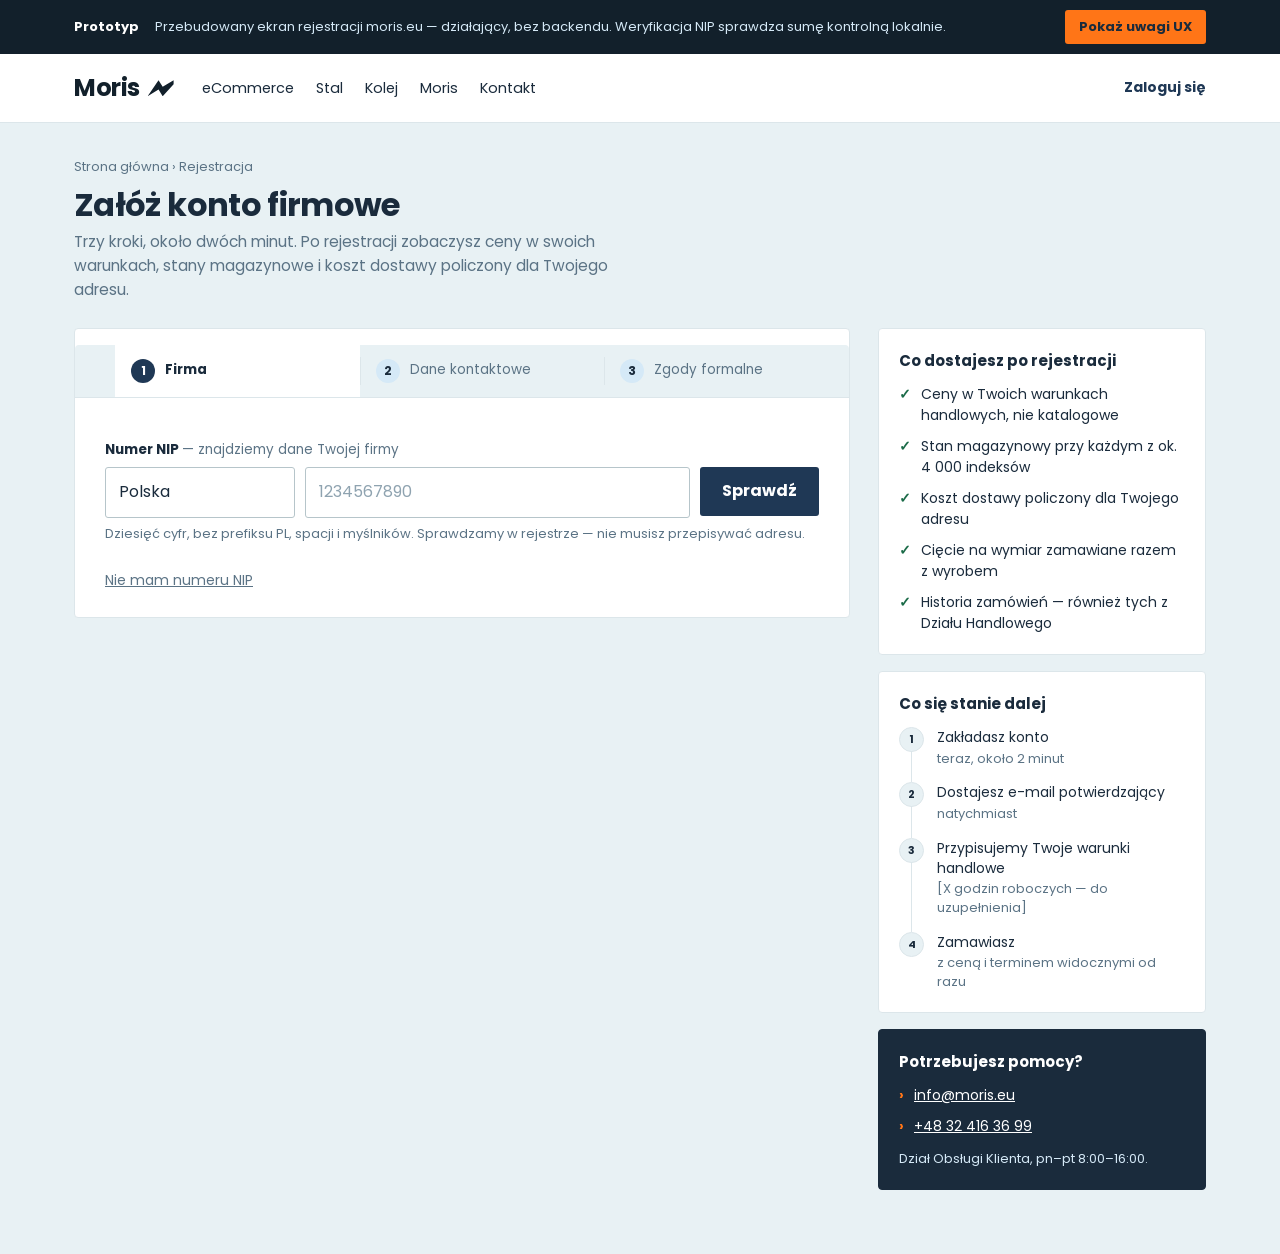
<file: rejestracja/index.html>
<!doctype html>
<html lang="pl">
<head>
<meta charset="utf-8">
<meta name="viewport" content="width=device-width, initial-scale=1">
<title>Rejestracja moris.eu — prototyp</title>
<link rel="preconnect" href="https://fonts.googleapis.com">
<link rel="preconnect" href="https://fonts.gstatic.com" crossorigin>
<link rel="stylesheet" href="https://fonts.googleapis.com/css2?family=Poppins:wght@200;400;500;700&display=swap">
<style>
/* =========================================================================
   Moris — prototyp ekranu rejestracji
   Paleta i typografia wg księgi znaku — brand/tokens.css.
   Dane liczbowe: Poppins z tabular-nums (księga nie przewiduje kroju
   o stałej szerokości; Paralucent Stencil jest krojem ekspozycyjnym).
   ========================================================================= */
:root{
  --navy:#1F3855; --navy-deep:#1A2B3C; --navy-ink:#12202B;
  --ink:#1A2B3C; --muted:#5B7385;
  --paper:#FFFFFF; --paper-2:#E8F1F4; --paper-3:#D5E9F7;
  --line:#B6C5CA; --line-soft:#DCE6EA;
  --ok:#1B6B48; --ok-bg:#C8EFDC; --warn:#8A5A08; --warn-bg:#FDF2E3;
  --stop:#C42222; --stop-bg:#FDCBCB;
  --accent:#FF7517;        /* tlo/dekoracja — biel na nim daje 2,69:1 */
  --accent-ink:#8A5A08;    /* POCHODNY: pomarancz jako TEKST, 5,9:1 */
  --wrap:1180px;
  --mono:"Poppins",-apple-system,"Segoe UI",sans-serif;   /* dane: tabular-nums, nie kroj o stalej szerokosci */
  --sans:"Paralucent","Poppins",-apple-system,"Segoe UI",Roboto,sans-serif;
}
*{box-sizing:border-box}
html{-webkit-text-size-adjust:100%}
body{margin:0;background:var(--paper-2);color:var(--ink);font:16px/1.55 var(--sans)}
h1,h2,h3{margin:0;text-wrap:balance}
p{margin:0}
a{color:var(--navy)}
button,input,select{font:inherit;color:inherit}
:focus-visible{outline:2px solid var(--navy);outline-offset:2px}
.wrap{max-width:var(--wrap);margin-inline:auto;padding-inline:24px}
.num{font-family:var(--mono);font-variant-numeric:tabular-nums}

/* ---------- pasek prototypu ---------- */
.proto{background:var(--navy-ink);color:#fff;padding:10px 0;font-size:13px}
.proto .wrap{display:flex;gap:16px;align-items:center;flex-wrap:wrap}
.proto strong{font-weight:700}
.proto span{color:var(--paper-3)}
.proto button{margin-left:auto;background:var(--accent);color:var(--ink);border:0;
  padding:7px 14px;border-radius:3px;font-weight:700;font-size:13px;cursor:pointer}
.proto button[aria-pressed="true"]{background:#fff;color:var(--navy-ink)}

/* ---------- nagłówek serwisu ---------- */
.site{background:#fff;border-bottom:1px solid var(--line-soft)}
.site .wrap{display:flex;align-items:center;gap:28px;height:68px}
.logo{font:700 24px/1 var(--sans);letter-spacing:-.02em;color:var(--navy-ink);
  text-decoration:none;display:flex;align-items:center;gap:8px}
.logo i{width:26px;height:16px;background:var(--navy-ink);
  clip-path:polygon(0 100%,42% 0,58% 42%,100% 0,100% 26%,58% 100%,42% 58%);font-style:normal}
.site nav{display:flex;gap:22px;font-size:14.5px}
.site nav a{color:var(--ink);text-decoration:none}
.site nav a:hover{color:var(--navy)}
.site .right{margin-left:auto;display:flex;align-items:center;gap:14px;font-size:14px}
.btn-ghost{color:var(--navy);text-decoration:none;font-weight:700}
@media(max-width:780px){
  .site .wrap{gap:14px;height:60px}
  .site nav{display:none}          /* na wąskim ekranie nawigacja chowa się pod menu */
  .logo{font-size:21px}
}

/* ---------- układ strony ---------- */
main{padding:34px 0 64px}
.crumbs{font-size:13px;color:var(--muted);margin-bottom:10px}
.crumbs a{color:var(--muted);text-decoration:none}
.page-h{font-size:32px;line-height:1.14;color:var(--navy-deep);letter-spacing:-.02em;margin-bottom:6px}
.page-sub{color:var(--muted);font-size:15.5px;max-width:62ch;margin-bottom:26px}
.cols{display:grid;grid-template-columns:minmax(0,1fr) 328px;gap:28px;align-items:start}
@media(max-width:980px){.cols{grid-template-columns:1fr}}

/* ---------- karta formularza ---------- */
.card{background:#fff;border:1px solid var(--line-soft);border-radius:4px;
  padding:0;position:relative}
.card-pad{padding:26px 30px}
@media(max-width:560px){.card-pad{padding:20px 18px}}

/* ---------- kroki ---------- */
.steps{display:flex;border-bottom:1px solid var(--line-soft);background:var(--paper-2);
  border-radius:4px 4px 0 0;overflow:hidden}
.steps li{list-style:none;flex:1;display:flex;align-items:center;gap:10px;
  padding:14px 16px;font-size:13.5px;color:var(--muted);position:relative}
.steps li+li::before{content:"";position:absolute;left:0;top:12px;bottom:12px;width:1px;background:var(--line-soft)}
.steps b{width:24px;height:24px;border-radius:50%;background:var(--paper-3);color:var(--navy-deep);
  display:grid;place-items:center;font:700 12px/1 var(--mono);flex:none}
.steps li[data-state="on"]{color:var(--navy-deep);font-weight:700;background:#fff}
.steps li[data-state="on"] b{background:var(--navy);color:#fff}
.steps li[data-state="done"] b{background:var(--ok);color:#fff}
.steps li[data-state="done"]{color:var(--ink)}
@media(max-width:640px){.steps li span{display:none}.steps li{justify-content:center;padding:12px 8px}}

/* ---------- pola ---------- */
.field{margin-bottom:18px}
.field:last-child{margin-bottom:0}
label.lab{display:block;font-size:13.5px;font-weight:700;color:var(--navy-deep);margin-bottom:6px}
label.lab em{font-style:normal;color:var(--muted);font-weight:400}
.hint{font-size:13px;color:var(--muted);margin-top:6px}
.inp{width:100%;padding:12px 13px;border:1px solid var(--line);border-radius:3px;
  background:#fff;transition:border-color .12s,box-shadow .12s}
.inp::placeholder{color:#8FA3B0}
.inp:focus{border-color:var(--navy);box-shadow:0 0 0 3px rgba(21,96,130,.12);outline:none}
.inp[data-ok="1"]{border-color:var(--ok)}
.inp[data-err="1"]{border-color:var(--stop);background:var(--stop-bg)}
.err{display:none;font-size:13px;color:var(--stop);margin-top:6px;font-weight:700}
.err[data-on="1"]{display:block}
.row{display:grid;grid-template-columns:190px minmax(0,1fr) auto;gap:10px;align-items:start}
@media(max-width:640px){.row{grid-template-columns:1fr}}
.two{display:grid;grid-template-columns:1fr 1fr;gap:16px}
@media(max-width:560px){.two{grid-template-columns:1fr}}

/* ---------- przyciski ---------- */
.btn{border:0;border-radius:3px;padding:12px 22px;font-weight:700;cursor:pointer;
  background:var(--navy);color:#fff;transition:background .12s}
.btn:hover{background:var(--navy-deep)}
.btn[disabled]{background:var(--paper-3);color:#8FA3B0;cursor:not-allowed}
.btn-lg{padding:14px 28px;font-size:16px}
.btn-line{background:#fff;color:var(--navy);border:1px solid var(--line)}
.btn-line:hover{background:var(--paper-2)}
.linkish{background:none;border:0;color:var(--muted);text-decoration:underline;
  cursor:pointer;font-size:14px;padding:0}
.actions{display:flex;align-items:center;gap:18px;margin-top:26px;flex-wrap:wrap}
.actions .grow{margin-left:auto}

/* ---------- combobox kraju ---------- */
.combo{position:relative}
.combo-list{position:absolute;z-index:30;left:0;right:0;top:calc(100% + 4px);
  background:#fff;border:1px solid var(--line);border-radius:3px;max-height:236px;
  overflow:auto;box-shadow:0 12px 28px rgba(10,46,62,.14);display:none}
.combo-list[data-open="1"]{display:block}
.combo-list li{list-style:none;padding:9px 13px;font-size:14.5px;cursor:pointer;
  display:flex;justify-content:space-between;gap:12px}
.combo-list li:hover,.combo-list li[data-hi="1"]{background:var(--paper-2)}
.combo-list li b{font:700 12px/1.4 var(--mono);color:var(--muted)}
.combo-list li[data-top="1"]{border-bottom:1px solid var(--line-soft);font-weight:700}
.combo-empty{padding:12px 13px;font-size:14px;color:var(--muted)}

/* ---------- wynik weryfikacji ---------- */
.found{border:1px solid var(--ok);background:var(--ok-bg);border-radius:3px;padding:16px 18px;margin-bottom:18px}
.found h3{font-size:15px;color:var(--ok);display:flex;align-items:center;gap:8px;margin-bottom:10px}
.found h3 i{width:18px;height:18px;border-radius:50%;background:var(--ok);color:#fff;
  display:grid;place-items:center;font:700 11px/1 var(--sans);font-style:normal;flex:none}
.found dl{margin:0;display:grid;grid-template-columns:auto 1fr;gap:4px 14px;font-size:14.5px}
.found dt{color:var(--muted)}
.found dd{margin:0;font-weight:700;color:var(--ink)}
.found .foot{margin-top:12px;display:flex;gap:16px;flex-wrap:wrap;font-size:13.5px}

/* ---------- hasło ---------- */
.pw{position:relative}
.pw .peek{position:absolute;right:6px;top:6px;background:none;border:0;cursor:pointer;
  padding:6px 10px;font-size:13px;font-weight:700;color:var(--navy)}
.rules{margin:10px 0 0;padding:0;display:grid;gap:5px}
.rules li{list-style:none;font-size:13px;color:var(--muted);display:flex;align-items:center;gap:8px}
.rules li i{width:15px;height:15px;border-radius:50%;border:1.5px solid var(--line);
  display:grid;place-items:center;font-style:normal;font-size:10px;flex:none}
.rules li[data-ok="1"]{color:var(--ok)}
.rules li[data-ok="1"] i{background:var(--ok);border-color:var(--ok);color:#fff}
.meter{height:4px;border-radius:2px;background:var(--paper-3);margin-top:10px;overflow:hidden}
.meter i{display:block;height:100%;width:0;background:var(--stop);transition:width .2s,background .2s}

/* ---------- zgody ---------- */
.consents{border-top:1px solid var(--line-soft);margin-top:24px;padding-top:22px}
.consents h3{font-size:15px;color:var(--navy-deep);margin-bottom:4px}
.cgroup{margin-top:16px}
.cgroup>p{font-size:12.5px;font-weight:700;letter-spacing:.06em;text-transform:uppercase;
  color:var(--muted);margin-bottom:9px}
.chk{display:flex;gap:11px;align-items:flex-start;padding:11px 12px;border:1px solid var(--line-soft);
  border-radius:3px;margin-bottom:8px;background:#fff;cursor:pointer}
.chk:hover{background:var(--paper-2)}
.chk input{margin:2px 0 0;width:17px;height:17px;flex:none;accent-color:var(--navy)}
.chk .txt{font-size:14px;line-height:1.5}
.chk .txt b{display:block;margin-bottom:2px}
.chk .more{display:none;margin-top:6px;color:var(--muted);font-size:13.5px}
.chk[data-open="1"] .more{display:block}
.chk .toggle{background:none;border:0;color:var(--navy);font-size:13px;font-weight:700;
  cursor:pointer;padding:4px 0 0;text-decoration:underline}
.req{color:var(--stop);font-weight:700}

/* ---------- panel boczny ---------- */
.aside{position:sticky;top:20px;display:grid;gap:16px}
@media(max-width:980px){.aside{position:static}}
.box{background:#fff;border:1px solid var(--line-soft);border-radius:4px;padding:20px}
.box h3{font-size:15px;color:var(--navy-deep);margin-bottom:12px}
.box ul{margin:0;padding:0;display:grid;gap:10px}
.box li{list-style:none;display:flex;gap:10px;font-size:14px;line-height:1.5}
.box li i{color:var(--ok);font-style:normal;font-weight:700;flex:none}
.box.dark{background:var(--navy-deep);border-color:var(--navy-deep);color:#fff}
.box.dark h3{color:#fff}
.box.dark li{color:var(--paper-3)}
.box.dark li i{color:var(--accent)}
.box.dark a{color:#fff}
.timeline{margin:0;padding:0;display:grid;gap:0}
.timeline li{list-style:none;display:grid;grid-template-columns:26px 1fr;gap:12px;
  padding-bottom:14px;position:relative}
.timeline li:last-child{padding-bottom:0}
.timeline li::before{content:"";position:absolute;left:12px;top:24px;bottom:0;width:1px;background:var(--line-soft)}
.timeline li:last-child::before{display:none}
.timeline b{width:25px;height:25px;border-radius:50%;background:var(--paper-2);
  border:1px solid var(--line-soft);color:var(--navy-deep);display:grid;place-items:center;
  font:700 11px/1 var(--mono)}
.timeline .t{font-size:14px;line-height:1.45}
.timeline .t em{display:block;font-style:normal;color:var(--muted);font-size:13px;margin-top:2px}

/* ---------- ekran końcowy ---------- */
.done{text-align:center;padding:44px 30px}
.done .tick{width:56px;height:56px;border-radius:50%;background:var(--ok);color:#fff;
  display:grid;place-items:center;font-size:26px;margin:0 auto 18px}
.done h2{font-size:24px;color:var(--navy-deep);margin-bottom:10px}
.done p{color:var(--muted);max-width:52ch;margin:0 auto 8px}

/* ---------- uwagi UX ---------- */
.note{position:absolute;z-index:20;width:24px;height:24px;border-radius:50%;
  background:var(--accent);color:var(--ink);font:700 12px/24px var(--sans);text-align:center;
  cursor:help;display:none;box-shadow:0 2px 8px rgba(0,0,0,.2)}
body.notes-on .note{display:block}
.note-anchor{position:relative}
.notes-panel{display:none;margin-top:28px;background:#fff;border:1px solid var(--line-soft);
  border-left:4px solid var(--accent);border-radius:4px;padding:24px 28px}
body.notes-on .notes-panel{display:block}
.notes-panel h2{font-size:19px;color:var(--navy-deep);margin-bottom:6px}
.notes-panel>p{color:var(--muted);font-size:14.5px;margin-bottom:18px}
.notes-panel ol{margin:0;padding-left:0;counter-reset:n;display:grid;gap:14px}
.notes-panel li{list-style:none;display:grid;grid-template-columns:26px 1fr;gap:12px;font-size:14.5px;line-height:1.55}
.notes-panel li b{width:24px;height:24px;border-radius:50%;background:var(--accent);color:var(--ink);
  display:grid;place-items:center;font:700 12px/1 var(--sans)}
.notes-panel li strong{color:var(--navy-deep)}
.hide{display:none!important}
</style>
</head>
<body>

<div class="proto"><div class="wrap">
  <strong>Prototyp</strong>
  <span>Przebudowany ekran rejestracji moris.eu — działający, bez backendu. Weryfikacja NIP sprawdza sumę kontrolną lokalnie.</span>
  <button id="notesBtn" aria-pressed="false">Pokaż uwagi UX</button>
</div></div>

<header class="site"><div class="wrap">
  <a class="logo" href="#"><span>Moris</span><i></i></a>
  <nav><a href="#">eCommerce</a><a href="#">Stal</a><a href="#">Kolej</a><a href="#">Moris</a><a href="#">Kontakt</a></nav>
  <div class="right"><a class="btn-ghost" href="#">Zaloguj się</a></div>
</div></header>

<main><div class="wrap">
  <p class="crumbs"><a href="#">Strona główna</a> › Rejestracja</p>
  <h1 class="page-h">Załóż konto firmowe</h1>
  <p class="page-sub">Trzy kroki, około dwóch minut. Po rejestracji zobaczysz ceny w swoich
    warunkach, stany magazynowe i koszt dostawy policzony dla Twojego adresu.</p>

  <div class="cols">
    <!-- ================= FORMULARZ ================= -->
    <div>
    <section class="card note-anchor">
      <span class="note" style="top:-10px;left:-10px" title="Wskaźnik postępu">1</span>
      <ol class="steps" id="steps">
        <li data-state="on"><b>1</b> <span>Firma</span></li>
        <li><b>2</b> <span>Dane kontaktowe</span></li>
        <li><b>3</b> <span>Zgody formalne</span></li>
      </ol>

      <!-- ---------- KROK 1 ---------- -->
      <div class="card-pad" id="s1">
        <div class="field note-anchor">
          <span class="note" style="top:-6px;right:-16px" title="Kraj domyślnie ustawiony, lista sortowana po polsku, z wyszukiwaniem">2</span>
          <label class="lab" for="nip">Numer NIP <em>— znajdziemy dane Twojej firmy</em></label>
          <div class="row">
            <div class="combo">
              <input class="inp" id="country" value="Polska" autocomplete="off"
                     aria-expanded="false" aria-controls="clist" role="combobox">
              <ul class="combo-list" id="clist" role="listbox"></ul>
            </div>
            <div>
              <input class="inp num" id="nip" inputmode="numeric" autocomplete="organization-tax-id"
                     placeholder="1234567890" maxlength="13" aria-describedby="nipHint">
            </div>
            <button class="btn" id="checkBtn" type="button">Sprawdź</button>
          </div>
          <p class="hint" id="nipHint">Dziesięć cyfr, bez prefiksu <span class="num">PL</span>,
             spacji i myślników. Sprawdzamy w rejestrze — nie musisz przepisywać adresu.</p>
          <p class="err" id="nipErr"></p>
        </div>
        <div class="actions">
          <button class="linkish" type="button" id="noNipBtn">Nie mam numeru NIP</button>
        </div>
        <div id="noNipBox" class="hide" style="margin-top:14px">
          <div class="box" style="border-color:var(--line)">
            <h3>Kupujesz jako osoba prywatna?</h3>
            <p style="font-size:14px;color:var(--muted);margin-bottom:12px">
              Konta dla klientów indywidualnych uruchamiamy w <b>[TERMIN — do uzupełnienia]</b>.
              Zostaw adres, powiadomimy Cię w dniu startu. Nie wyślemy nic innego.</p>
            <div class="two">
              <input class="inp" type="email" placeholder="jan.kowalski@example.com" aria-label="Adres e-mail">
              <button class="btn btn-line" type="button">Powiadom mnie</button>
            </div>
          </div>
        </div>
      </div>

      <!-- ---------- KROK 2 ---------- -->
      <div class="card-pad hide" id="s2">
        <div class="found note-anchor" id="found">
          <span class="note" style="top:-10px;right:-10px" title="Jawne potwierdzenie sukcesu + możliwość poprawki">3</span>
          <h3><i>✓</i> Znaleźliśmy Twoją firmę w rejestrze</h3>
          <dl>
            <dt>Nazwa</dt><dd id="fName">—</dd>
            <dt>Adres</dt><dd id="fAddr">—</dd>
            <dt>NIP</dt><dd class="num" id="fNip">—</dd>
          </dl>
          <div class="foot">
            <button class="linkish" type="button" id="editAddr">Adres dostawy jest inny — popraw</button>
            <button class="linkish" type="button" id="notMine">To nie moja firma</button>
          </div>
        </div>

        <div id="addrEdit" class="hide" style="margin-bottom:18px">
          <div class="field"><label class="lab" for="aStreet">Ulica i numer</label>
            <input class="inp" id="aStreet" autocomplete="address-line1"></div>
          <div class="two">
            <div class="field"><label class="lab" for="aZip">Kod pocztowy</label>
              <input class="inp num" id="aZip" autocomplete="postal-code" placeholder="00-000"></div>
            <div class="field"><label class="lab" for="aCity">Miejscowość</label>
              <input class="inp" id="aCity" autocomplete="address-level2"></div>
          </div>
        </div>

        <div class="two">
          <div class="field"><label class="lab" for="fn">Imię</label>
            <input class="inp" id="fn" autocomplete="given-name"></div>
          <div class="field"><label class="lab" for="ln">Nazwisko</label>
            <input class="inp" id="ln" autocomplete="family-name"></div>
        </div>
        <div class="two">
          <div class="field"><label class="lab" for="tel">Telefon</label>
            <input class="inp num" id="tel" type="tel" autocomplete="tel" placeholder="+48 600 000 000">
            <p class="hint">Dzwonimy tylko w sprawie konkretnego zamówienia.</p></div>
          <div class="field"><label class="lab" for="mail">Adres e-mail</label>
            <input class="inp" id="mail" type="email" autocomplete="email" placeholder="jan.kowalski@firma.pl">
            <p class="hint">Na ten adres wyślemy potwierdzenia zamówień i faktury.</p></div>
        </div>

        <div class="field note-anchor">
          <span class="note" style="top:-6px;right:-16px" title="Hasło: żywa lista reguł, podgląd, bez powtarzania">4</span>
          <label class="lab" for="pw">Hasło</label>
          <div class="pw">
            <input class="inp" id="pw" type="password" autocomplete="new-password" style="padding-right:78px">
            <button class="peek" type="button" id="peek" aria-pressed="false">Pokaż</button>
          </div>
          <div class="meter"><i id="meterBar"></i></div>
          <ul class="rules" id="rules">
            <li data-r="len"><i>✓</i> co najmniej 10 znaków</li>
            <li data-r="mix"><i>✓</i> mała i wielka litera</li>
            <li data-r="dig"><i>✓</i> co najmniej jedna cyfra</li>
          </ul>
        </div>

        <div class="actions">
          <button class="btn btn-line" type="button" data-back="1">Wstecz</button>
          <button class="btn grow" type="button" id="toS3">Dalej</button>
        </div>
      </div>

      <!-- ---------- KROK 3 ---------- -->
      <div class="card-pad hide" id="s3">
        <div class="consents note-anchor" style="border-top:0;margin-top:0;padding-top:0">
          <span class="note" style="top:-10px;right:-10px" title="Zgody rozdzielone: wymagane osobno od dobrowolnych">5</span>
          <h3>Zgody formalne</h3>
          <p style="font-size:14px;color:var(--muted)">Dwie pierwsze są konieczne, żeby założyć konto.
             Trzeciej nie musisz zaznaczać — nic przez to nie tracisz.</p>

          <div class="cgroup">
            <p>Wymagane <span class="req">*</span></p>
            <label class="chk"><input type="checkbox" data-req="1">
              <span class="txt"><b>Akceptuję Ogólne Warunki Handlowe</b>
                <a href="#">Przeczytaj OWH</a></span></label>
            <label class="chk"><input type="checkbox" data-req="1">
              <span class="txt"><b>Potwierdzam zapoznanie się z Polityką Prywatności</b>
                <a href="#">Przeczytaj politykę</a></span></label>
          </div>

          <div class="cgroup">
            <p>Dobrowolne</p>
            <label class="chk" id="cOpt"><input type="checkbox">
              <span class="txt"><b>Chcę dostawać informacje o promocjach i nowościach</b>
                Maksymalnie dwie wiadomości w miesiącu. Wypisujesz się jednym kliknięciem.
                <span class="more">Administratorem danych jest Moris sp. z o.o., ul. Wiejska 27,
                  41-503 Chorzów. Dane przetwarzamy w celu wysyłki informacji handlowych
                  na podstawie Twojej zgody. Zgodę możesz wycofać w każdej chwili.</span>
                <button class="toggle" type="button" data-more="1">Pełna treść zgody</button>
              </span></label>
          </div>
        </div>

        <div class="actions">
          <button class="btn btn-line" type="button" data-back="2">Wstecz</button>
          <button class="btn btn-lg grow" type="button" id="submitBtn" disabled>Załóż konto</button>
        </div>
        <p class="hint" style="margin-top:12px">Konto jest aktywne od razu.
           Ceny w Twoich warunkach handlowych przypisujemy w ciągu
           <b>[X godzin roboczych — do uzupełnienia]</b>.</p>
      </div>

      <!-- ---------- EKRAN KOŃCOWY ---------- -->
      <div class="done hide" id="s4">
        <div class="tick">✓</div>
        <h2>Konto założone</h2>
        <p>Wysłaliśmy potwierdzenie na Twój adres e-mail. Możesz już przeglądać katalog
           i składać zamówienia.</p>
        <p style="margin-top:14px"><b>Jesteś naszym dotychczasowym klientem?</b><br>
           Twoje ustalone ceny, terminy płatności i warunki transportu przypisujemy do konta
           automatycznie — zobaczysz je po zalogowaniu.</p>
        <div class="actions" style="justify-content:center">
          <button class="btn btn-lg" type="button">Przejdź do katalogu</button>
        </div>
      </div>
    </section>

    <!-- ---------- panel uwag ---------- -->
    <div class="notes-panel">
      <h2>Uwagi UX — co zmieniono i dlaczego</h2>
      <p>Numery odpowiadają znacznikom przypiętym do elementów powyżej.
         Pełna lista usterek obecnego ekranu: <code>ANALIZA-REJESTRACJA.md</code>.</p>
      <ol>
        <li><b>1</b><span><strong>Wskaźnik postępu.</strong> Obecny formularz nie mówi,
          ile zostało. Po weryfikacji NIP użytkownik dostaje naraz pięć pól i trzy zgody —
          wygląda to na dłuższe niż jest. Trzy nazwane kroki zdejmują tę niepewność
          i dają miejsce na oddech między firmą a hasłem.</span></li>
        <li><b>2</b><span><strong>Kraj i NIP.</strong> Obecna lista jest posortowana po kodzie
          ISO przy polskich nazwach (Bułgaria, Belgia, Czechy, Niemcy, Dania…), więc alfabetycznie
          nie działa, a Polski nie ma na górze mimo że to główny rynek. Tu: Polska ustawiona
          domyślnie, lista sortowana po polsku, wpisanie kilku liter filtruje.
          Instrukcja formatu NIP widoczna od razu, nie dopiero po błędzie.</span></li>
        <li><b>3</b><span><strong>Potwierdzenie sukcesu.</strong> Obecnie dane firmy pojawiają się
          bez żadnego sygnału, że weryfikacja się powiodła, i bez możliwości poprawki.
          Tu: jawne potwierdzenie, plus dwa wyjścia — inny adres dostawy i „to nie moja firma”.
          Bez nich każdy przypadek nieaktualnych danych w rejestrze kończy się porzuceniem
          albo telefonem do BOK.</span></li>
        <li><b>4</b><span><strong>Hasło.</strong> Obecny wymóg — minimum 6 znaków, w tym wielka
          litera, cyfra i symbol — jest jednocześnie za słaby i za uciążliwy. Wymuszony znak
          specjalny to jedna z najczęstszych przyczyn porzucenia rejestracji, a NIST odradza
          wymuszanie klas znaków od 2017 r. Tu: 10 znaków, litery i cyfra, reguły odhaczane
          na żywo, podgląd hasła — i przez to bez pola „powtórz hasło”.</span></li>
        <li><b>5</b><span><strong>Zgody.</strong> Obecnie trzy zgody stoją w jednym bloku pod
          wspólnym „Zaznacz wszystkie”, dwie są ucięte w połowie zdania, żadna nie jest oznaczona
          jako wymagana lub dobrowolna. Łączenie zgody marketingowej z akceptacją OWH pod jednym
          przełącznikiem podważa dobrowolność zgody. Tu: dwie grupy, jawne oznaczenie,
          pełna treść rozwijana w miejscu.</span></li>
      </ol>
    </div>
    </div>

    <!-- ================= PANEL BOCZNY ================= -->
    <aside class="aside">
      <div class="box note-anchor">
        <span class="note" style="top:-10px;left:-10px" title="Uzasadnienie wartości na ekranie rejestracji">6</span>
        <h3>Co dostajesz po rejestracji</h3>
        <ul>
          <li><i>✓</i> Ceny w Twoich warunkach handlowych, nie katalogowe</li>
          <li><i>✓</i> Stan magazynowy przy każdym z ok. 4 000 indeksów</li>
          <li><i>✓</i> Koszt dostawy policzony dla Twojego adresu</li>
          <li><i>✓</i> Cięcie na wymiar zamawiane razem z wyrobem</li>
          <li><i>✓</i> Historia zamówień — również tych z Działu Handlowego</li>
        </ul>
      </div>
      <div class="box">
        <h3>Co się stanie dalej</h3>
        <ol class="timeline">
          <li><b>1</b><span class="t">Zakładasz konto<em>teraz, około 2 minut</em></span></li>
          <li><b>2</b><span class="t">Dostajesz e-mail potwierdzający<em>natychmiast</em></span></li>
          <li><b>3</b><span class="t">Przypisujemy Twoje warunki handlowe<em>[X godzin roboczych — do uzupełnienia]</em></span></li>
          <li><b>4</b><span class="t">Zamawiasz<em>z ceną i terminem widocznymi od razu</em></span></li>
        </ol>
      </div>
      <div class="box dark">
        <h3>Potrzebujesz pomocy?</h3>
        <ul>
          <li><i>›</i> <a href="mailto:info@moris.eu">info@moris.eu</a></li>
          <li><i>›</i> <a href="tel:+48324163699">+48 32 416 36 99</a></li>
        </ul>
        <p style="font-size:13px;color:var(--paper-3);margin-top:12px">
          Dział Obsługi Klienta, pn–pt 8:00–16:00.</p>
      </div>
    </aside>
  </div>
</div></main>

<script>
(function(){
"use strict";

/* ---------- lista krajów: nazwy polskie, sortowanie po polsku ---------- */
var COUNTRIES=[
 {n:"Austria",c:"AT"},{n:"Belgia",c:"BE"},{n:"Bułgaria",c:"BG"},{n:"Chorwacja",c:"HR"},
 {n:"Cypr",c:"CY"},{n:"Czechy",c:"CZ"},{n:"Dania",c:"DK"},{n:"Estonia",c:"EE"},
 {n:"Finlandia",c:"FI"},{n:"Francja",c:"FR"},{n:"Grecja",c:"GR"},{n:"Hiszpania",c:"ES"},
 {n:"Holandia",c:"NL"},{n:"Irlandia",c:"IE"},{n:"Litwa",c:"LT"},{n:"Luksemburg",c:"LU"},
 {n:"Łotwa",c:"LV"},{n:"Malta",c:"MT"},{n:"Niemcy",c:"DE"},{n:"Polska",c:"PL"},
 {n:"Portugalia",c:"PT"},{n:"Rumunia",c:"RO"},{n:"Słowacja",c:"SK"},{n:"Słowenia",c:"SI"},
 {n:"Szwecja",c:"SE"},{n:"Węgry",c:"HU"},{n:"Włochy",c:"IT"}
];
var coll=new Intl.Collator("pl");
COUNTRIES.sort(function(a,b){return coll.compare(a.n,b.n);});

var $=function(s){return document.querySelector(s);};
var country=$("#country"), clist=$("#clist"), hi=-1, shown=[];

function renderList(q){
  q=(q||"").trim().toLowerCase();
  var base=COUNTRIES.filter(function(x){return x.n.toLowerCase().indexOf(q)===0||x.c.toLowerCase()===q;});
  if(!base.length) base=COUNTRIES.filter(function(x){return x.n.toLowerCase().indexOf(q)>-1;});
  // Polska zawsze pierwsza przy pustym zapytaniu — to główny rynek
  if(!q){
    base=base.slice();
    var i=base.findIndex(function(x){return x.c==="PL";});
    if(i>0) base.unshift(base.splice(i,1)[0]);
  }
  shown=base; hi=-1;
  clist.innerHTML = base.length
    ? base.map(function(x,k){
        return '<li role="option" data-c="'+x.c+'"'+(!q&&k===0?' data-top="1"':'')+'>'+
               '<span>'+x.n+'</span><b>'+x.c+'</b></li>';}).join("")
    : '<div class="combo-empty">Brak kraju o takiej nazwie. Napisz do nas: info@moris.eu</div>';
}
function openList(o){
  clist.setAttribute("data-open",o?"1":"0");
  country.setAttribute("aria-expanded",o?"true":"false");
}
country.addEventListener("focus",function(){renderList("");openList(true);country.select();});
country.addEventListener("input",function(){renderList(country.value);openList(true);});
country.addEventListener("keydown",function(e){
  if(!shown.length) return;
  if(e.key==="ArrowDown"||e.key==="ArrowUp"){
    e.preventDefault(); hi+= (e.key==="ArrowDown"?1:-1);
    if(hi<0) hi=shown.length-1; if(hi>=shown.length) hi=0;
    Array.prototype.forEach.call(clist.children,function(li,k){
      if(li.setAttribute) li.setAttribute("data-hi",k===hi?"1":"0");});
    if(clist.children[hi]&&clist.children[hi].scrollIntoView)
      clist.children[hi].scrollIntoView({block:"nearest"});
  } else if(e.key==="Enter"&&hi>-1){ e.preventDefault(); pick(shown[hi]); }
  else if(e.key==="Escape"){ openList(false); }
});
clist.addEventListener("click",function(e){
  var li=e.target.closest("li[data-c]"); if(!li) return;
  pick(COUNTRIES.filter(function(x){return x.c===li.getAttribute("data-c");})[0]);
});
function pick(x){ if(!x) return; country.value=x.n; country.dataset.code=x.c; openList(false); }
document.addEventListener("click",function(e){
  if(!e.target.closest(".combo")) openList(false);
});
country.dataset.code="PL";

/* ---------- NIP: suma kontrolna (algorytm urzędowy) ---------- */
function nipValid(v){
  v=String(v).replace(/[^0-9]/g,"");
  if(v.length!==10) return false;
  var w=[6,5,7,2,3,4,5,6,7], s=0;
  for(var i=0;i<9;i++) s+=w[i]*Number(v[i]);
  var r=s%11;
  return r!==10 && r===Number(v[9]);
}

var nip=$("#nip"), nipErr=$("#nipErr");
nip.addEventListener("input",function(){
  nip.value=nip.value.replace(/[^0-9]/g,"").slice(0,10);
  nip.removeAttribute("data-err"); nipErr.removeAttribute("data-on");
  nip.setAttribute("data-ok", nipValid(nip.value)?"1":"0");
});
nip.addEventListener("keydown",function(e){ if(e.key==="Enter"){e.preventDefault();check();} });

$("#checkBtn").addEventListener("click",check);
function check(){
  var v=nip.value.replace(/[^0-9]/g,"");
  if(!v){ fail("Wpisz numer NIP — bez niego nie znajdziemy Twojej firmy."); return; }
  if(v.length!==10){ fail("NIP ma dziesięć cyfr. Wpisano "+v.length+"."); return; }
  if(!nipValid(v)){ fail("Ten numer nie przechodzi kontroli poprawności. Sprawdź, czy nie ma literówki."); return; }
  // Prototyp: brak backendu — dane firmy są przykładowe.
  $("#fName").textContent="PRZYKŁADOWA FIRMA sp. z o.o.";
  $("#fAddr").textContent="ul. Przykładowa 1, 40-000 Katowice, "+country.value;
  $("#fNip").textContent=v.replace(/(\d{3})(\d{3})(\d{2})(\d{2})/,"$1-$2-$3-$4");
  $("#aStreet").value="ul. Przykładowa 1"; $("#aZip").value="40-000"; $("#aCity").value="Katowice";
  go(2);
}
function fail(msg){
  nip.setAttribute("data-err","1"); nip.removeAttribute("data-ok");
  nipErr.textContent=msg; nipErr.setAttribute("data-on","1"); nip.focus();
}

$("#noNipBtn").addEventListener("click",function(){ $("#noNipBox").classList.toggle("hide"); });
$("#editAddr").addEventListener("click",function(){ $("#addrEdit").classList.remove("hide"); $("#aStreet").focus(); });
$("#notMine").addEventListener("click",function(){ go(1); nip.value=""; nip.removeAttribute("data-ok"); nip.focus(); });

/* ---------- kroki ---------- */
var panels={1:$("#s1"),2:$("#s2"),3:$("#s3"),4:$("#s4")};
function go(n){
  for(var k in panels) panels[k].classList.toggle("hide", String(k)!==String(n));
  var li=$("#steps").children;
  for(var i=0;i<3;i++){
    li[i].removeAttribute("data-state");
    if(i+1<n && n<4) li[i].setAttribute("data-state","done");
    if(i+1===n) li[i].setAttribute("data-state","on");
    if(n===4) li[i].setAttribute("data-state","done");
  }
  $("#steps").classList.toggle("hide", n===4);
  window.scrollTo({top:0,behavior:"smooth"});
}
Array.prototype.forEach.call(document.querySelectorAll("[data-back]"),function(b){
  b.addEventListener("click",function(){ go(Number(b.getAttribute("data-back"))); });
});

/* ---------- hasło ---------- */
var pw=$("#pw"), rules=$("#rules"), bar=$("#meterBar");
function scorePw(v){
  var r={len:v.length>=10, mix:/[a-ząćęłńóśźż]/.test(v)&&/[A-ZĄĆĘŁŃÓŚŹŻ]/.test(v), dig:/[0-9]/.test(v)};
  Array.prototype.forEach.call(rules.children,function(li){
    li.setAttribute("data-ok", r[li.getAttribute("data-r")]?"1":"0");
  });
  var n=(r.len?1:0)+(r.mix?1:0)+(r.dig?1:0);
  bar.style.width=(n/3*100)+"%";
  bar.style.background = n===3?"var(--ok)" : n===2?"var(--warn)" : "var(--stop)";
  return n===3;
}
pw.addEventListener("input",function(){ scorePw(pw.value); });
$("#peek").addEventListener("click",function(){
  var on=pw.type==="password";
  pw.type=on?"text":"password";
  this.textContent=on?"Ukryj":"Pokaż";
  this.setAttribute("aria-pressed",on?"true":"false");
});

$("#toS3").addEventListener("click",function(){
  var need=[["#fn","imię"],["#ln","nazwisko"],["#tel","telefon"],["#mail","adres e-mail"]];
  var bad=null;
  need.forEach(function(p){ var el=$(p[0]);
    var empty=!el.value.trim();
    el.setAttribute("data-err", empty?"1":"0");
    if(empty&&!bad) bad=el;
  });
  if(!scorePw(pw.value)){ pw.setAttribute("data-err","1"); if(!bad) bad=pw; }
  else pw.setAttribute("data-err","0");
  if(bad){ bad.focus(); return; }
  go(3);
});

/* ---------- zgody ---------- */
var reqBoxes=document.querySelectorAll('.chk input[data-req]');
function syncSubmit(){
  var all=true;
  Array.prototype.forEach.call(reqBoxes,function(b){ if(!b.checked) all=false; });
  $("#submitBtn").disabled=!all;
}
Array.prototype.forEach.call(document.querySelectorAll('.chk input'),function(b){
  b.addEventListener("change",syncSubmit);
});
Array.prototype.forEach.call(document.querySelectorAll('[data-more]'),function(b){
  b.addEventListener("click",function(e){
    e.preventDefault(); e.stopPropagation();
    var chk=b.closest(".chk"), open=chk.getAttribute("data-open")==="1";
    chk.setAttribute("data-open",open?"0":"1");
    b.textContent=open?"Pełna treść zgody":"Zwiń";
  });
});
$("#submitBtn").addEventListener("click",function(){ go(4); });

/* ---------- uwagi UX ---------- */
$("#notesBtn").addEventListener("click",function(){
  var on=document.body.classList.toggle("notes-on");
  this.setAttribute("aria-pressed",on?"true":"false");
  this.textContent=on?"Ukryj uwagi UX":"Pokaż uwagi UX";
});

renderList("");
})();
</script>
</body>
</html>
</file>
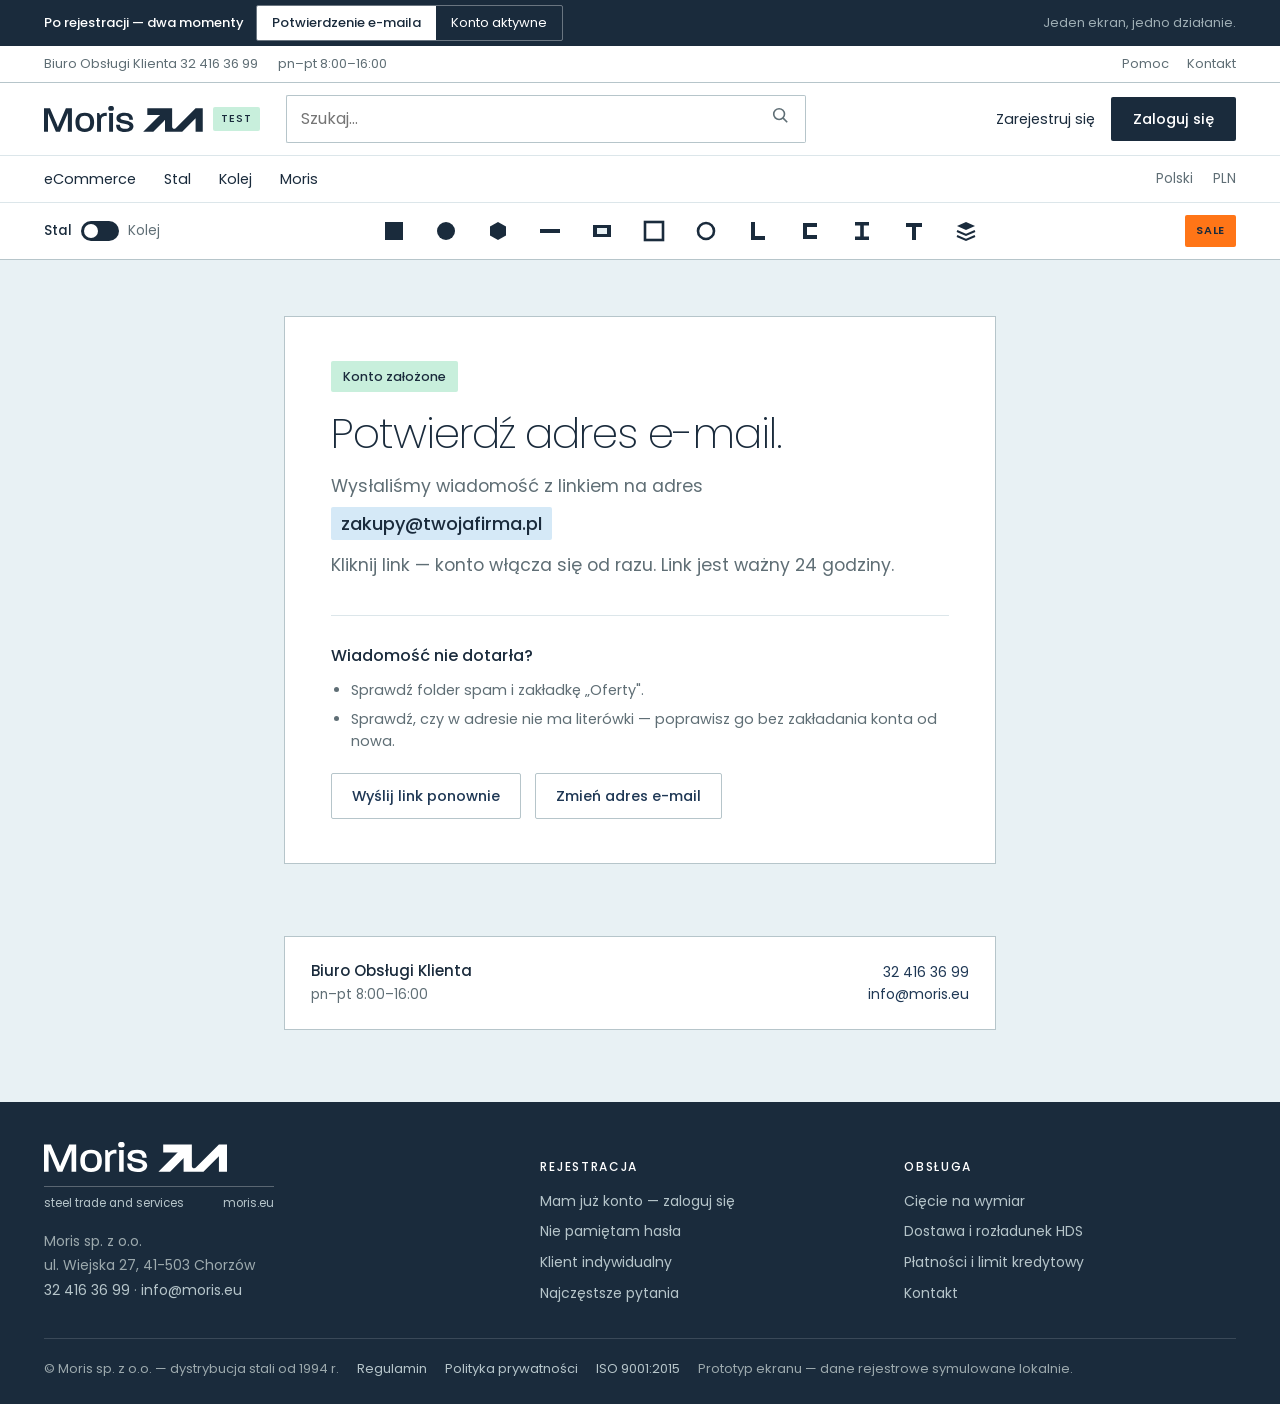
<file: redesign/po-rejestracji.html>
<!doctype html>
<html lang="pl">
<head>
<meta charset="utf-8">
<meta name="viewport" content="width=device-width, initial-scale=1">
<link rel="preconnect" href="https://fonts.googleapis.com">
<link rel="preconnect" href="https://fonts.gstatic.com" crossorigin>
<link rel="stylesheet" href="https://fonts.googleapis.com/css2?family=Poppins:wght@200;300;400;500;600&display=swap">
<title>Po rejestracji moris.eu</title>
<style>
/* =========================================================================
   Moris — ekran po rejestracji, dwa momenty
   Zasada: jeden ekran, jedno zadanie i jedno główne działanie.
   A: potwierdź adres e-mail.   B: złóż pierwsze zamówienie.
   Wszystko, co nie prowadzi do tego działania, zostało usunięte albo
   sprowadzone do jednej linijki.
   System wizualny wg księgi znaku (brand/moris-logo-manual.pdf).
   ========================================================================= */
:root{
  /* --- System wizualny Moris ---------------------------------------------
     Źródło: brand/moris-logo-manual.pdf. Pełna specyfikacja: brand/BRANDBOOK.md,
     tokeny wykonawcze: brand/tokens.css. Tu skopiowane, bo prototyp ma być
     samodzielnym plikiem.                                                     */
  --steel:#1A2B3C;      /* Steel blue     · RAL 5011 */
  --sapphire:#1F3855;   /* Sapphire blue  · RAL 5003 */
  --pastel:#73B7E5;     /* Pastel blue    · RAL 5024 */
  --white:#FFFFFF;
  --grey-1:#838E91;     /* Telegrey 2   · RAL 7046 */
  --grey-2:#9CA9AD;     /* Traffic grey · RAL 7042 */
  --grey-3:#B6C5CA;
  --tint:#E8F1F4;
  --orange:#FF7517;     /* Luminous Orange · RAL 2007 */
  --yellow:#FFE97D;     /* Zinc Yellow     · RAL 1018 */
  --ui-ok:#47C98B;  --ui-ok-60:#91DFB9;  --ui-ok-30:#C8EFDC;
  --ui-err:#F95050; --ui-err-60:#FB9696; --ui-err-30:#FDCBCB;
  --ui-warn:#FFE97D; --ui-warn-50:#FFF4BE;
  /* tokeny pochodne — uzasadnienie w brand/BRANDBOOK.md, rozdział 6 */
  --muted:#5F6E75; --line:#B6C5CA; --line-soft:#DCE6EA; --pastel-30:#D5E9F7;
  --ok-ink:#1B6B48; --err-ink:#C42222; --warn-ink:#8A5A08;
  /* typografia — Paralucent wymaga licencji webfont, zapasem jest Poppins */
  --font-display:"Paralucent","Poppins",-apple-system,"Segoe UI",sans-serif;
  --font-head:"Paralucent","Poppins",-apple-system,"Segoe UI",sans-serif;
  --font-body:"Poppins",-apple-system,"Segoe UI",Roboto,sans-serif;
  --font-numeral:"Paralucent Stencil","Paralucent","Poppins",sans-serif;
  --font-data:"Poppins",-apple-system,"Segoe UI",sans-serif;
  /* aliasy zgodności z resztą arkusza */
  --navy:var(--sapphire); --navy-deep:var(--steel); --navy-ink:var(--steel);
  --ink:var(--steel); --paper:var(--white); --paper-2:var(--tint); --paper-3:var(--pastel-30);
  --ok:var(--ok-ink); --ok-bg:var(--ui-ok-30);
  --warn:var(--warn-ink); --warn-bg:var(--ui-warn-50);
  --stop:var(--err-ink); --stop-bg:var(--ui-err-30);
  --mono:var(--font-data); --sans:var(--font-body);
  --wrap:1240px;
}
*{box-sizing:border-box}
html{-webkit-text-size-adjust:100%}
body{margin:0; background:var(--tint); color:var(--steel); font:16px/1.55 var(--font-body)}
h1,h2,h3{margin:0; text-wrap:balance; font-family:var(--font-head); font-weight:500}
p{margin:0}
a{color:var(--sapphire)}
button,input,select{font:inherit; color:inherit}
:focus-visible{outline:2px solid var(--sapphire); outline-offset:2px}
.wrap{max-width:1240px; margin-inline:auto; padding-inline:24px}
.num{font-variant-numeric:tabular-nums}

/* pasek prezentacyjny */
.demo{position:sticky; top:0; z-index:80; background:var(--steel); color:#fff; font-size:13px}
.demo .wrap{display:flex; flex-wrap:wrap; gap:12px; align-items:center; min-height:46px}
.demo b{font-weight:500}
.demo .seg{display:flex; border:1px solid rgba(255,255,255,.35); border-radius:2px; overflow:hidden}
.demo .seg button{background:transparent; color:#fff; border:0; padding:7px 15px; cursor:pointer; font-size:13px}
.demo .seg button[aria-pressed="true"]{background:#fff; color:var(--steel); font-weight:500}
.demo .hint{margin-left:auto; color:var(--grey-3); opacity:.85}

/* chrome serwisu */
.utility{background:var(--paper); border-bottom:1px solid var(--line); font-size:13px; color:var(--muted)}
.utility .wrap{display:flex; gap:20px; align-items:center; min-height:36px; flex-wrap:wrap}
.utility .right{margin-left:auto; display:flex; gap:18px}
.utility a{color:var(--muted); text-decoration:none}
.utility a:hover{color:var(--sapphire)}
header.site{background:var(--paper); border-bottom:1px solid var(--line-soft)}
header.site .wrap{display:flex; align-items:center; gap:26px; min-height:72px}
.logo{display:inline-flex; align-items:center; gap:10px; color:var(--steel); text-decoration:none}
.logo svg{display:block; height:26px; width:auto}
.logo .env{background:var(--ui-ok-30); color:var(--steel); font-size:11px; font-weight:500; letter-spacing:.1em; padding:3px 8px; border-radius:2px}
.hsearch{flex:1; max-width:520px; display:flex}
.hsearch input{flex:1; min-width:0; padding:11px 14px; border:1px solid var(--line); border-right:0; border-radius:2px 0 0 2px; background:var(--paper)}
.hsearch button{border:1px solid var(--line); border-left:0; background:var(--paper); padding:0 16px; border-radius:0 2px 2px 0; cursor:pointer; color:var(--muted)}
.hactions{margin-left:auto; display:flex; align-items:center; gap:16px; font-size:14.5px}
.hactions a{color:var(--steel); text-decoration:none}
.hactions .primary{background:var(--steel); color:#fff; padding:11px 22px; border-radius:2px; font-weight:500}
nav.main{background:var(--paper); border-bottom:1px solid var(--line-soft)}
nav.main .wrap{display:flex; align-items:center; gap:28px; min-height:46px; font-size:14.5px}
nav.main a{color:var(--steel); text-decoration:none}
nav.main a:hover{color:var(--sapphire)}
nav.main .right{margin-left:auto; display:flex; gap:20px; color:var(--muted); font-size:13.5px}
.shapes{background:var(--paper); border-bottom:1px solid var(--line)}
.shapes .wrap{display:flex; align-items:center; gap:10px; min-height:56px; overflow-x:auto}
.shapes .switch2{display:flex; align-items:center; gap:9px; font-size:13.5px; font-weight:500; white-space:nowrap; margin-right:14px}
.shapes .track{width:38px; height:20px; border-radius:10px; background:var(--steel); position:relative}
.shapes .track::after{content:""; position:absolute; top:3px; left:3px; width:14px; height:14px; border-radius:50%; background:#fff}
.shapes .off{color:var(--muted); font-weight:400}
.shapes .icons{display:flex; gap:6px; margin-inline:auto}
.shapes .icons a{display:grid; place-items:center; width:46px; height:40px; border-radius:2px; color:var(--steel); text-decoration:none}
.shapes .icons a:hover{background:var(--pastel-30)}
.shapes .icons svg{width:26px; height:26px}
.shapes .sale{background:var(--orange); color:var(--steel); font-size:11px; font-weight:600; letter-spacing:.06em; padding:7px 11px; border-radius:2px; white-space:nowrap}

/* ---------- jedna kolumna, jedno zadanie ---------- */
.stage{display:none}
body[data-state="mail"] .stage-mail{display:block}
body[data-state="active"] .stage-active{display:block}

.col{max-width:760px; margin-inline:auto; padding:56px 24px 72px}
.card{background:var(--paper); border:1px solid var(--line); padding:44px 46px}
.chip{display:inline-flex; align-items:center; gap:7px; padding:6px 12px; border-radius:2px; font-size:12.5px; font-weight:500}
.chip.ok{background:var(--ui-ok-30); color:var(--steel)}
h1{font-family:var(--font-display); font-weight:200; font-size:42px; line-height:1.07; letter-spacing:-.025em; margin:20px 0 16px}
.lead{font-size:17.5px; color:var(--muted)}
.lead b{color:var(--steel); font-weight:500}

.btn{display:inline-flex; align-items:center; justify-content:center; gap:9px; cursor:pointer; text-decoration:none;
  padding:15px 30px; border-radius:2px; border:1px solid var(--steel); background:var(--steel); color:#fff;
  font-weight:500; font-size:16px}
.btn:hover{background:var(--sapphire); border-color:var(--sapphire)}
.btn.ghost{background:transparent; color:var(--sapphire); border-color:var(--line); padding:11px 20px; font-size:14.5px}
.btn.ghost:hover{background:var(--tint); color:var(--steel)}
.btn[disabled]{opacity:.5; cursor:not-allowed}
.action{margin-top:32px; display:flex; gap:18px; align-items:center; flex-wrap:wrap}
.action .alt{font-size:14.5px; color:var(--muted)}

/* jedna rzecz do zrobienia */
.todo{display:flex; gap:16px; align-items:center; flex-wrap:wrap; margin-top:34px; padding:18px 20px;
  border:1px solid var(--line); border-left:3px solid var(--orange); background:var(--paper)}
.todo div{flex:1; min-width:220px}
.todo b{display:block; font-weight:500; font-size:15.5px; margin-bottom:3px}
.todo span{color:var(--muted); font-size:14px}
.todo .btn{padding:10px 18px; font-size:14px}

/* trzy kroki */
.how{margin-top:44px; padding-top:34px; border-top:1px solid var(--line-soft)}
.how h2{font-size:13px; letter-spacing:.14em; text-transform:uppercase; color:var(--muted); margin-bottom:22px}
.how ol{list-style:none; margin:0; padding:0; display:grid; grid-template-columns:repeat(3,1fr); gap:26px}
.how li{display:grid; gap:7px; align-content:start}
.how .no{font-family:var(--font-numeral); font-weight:200; font-size:30px; line-height:1; color:var(--sapphire)}
.how h3{font-size:15.5px}
.how p{color:var(--muted); font-size:14px; line-height:1.5}

/* fakty w jednej linii */
.facts{margin-top:34px; padding-top:26px; border-top:1px solid var(--line-soft); display:flex; flex-wrap:wrap; gap:10px}
.facts span{border:1px solid var(--line); background:var(--paper); padding:8px 13px; font-size:13.5px; border-radius:2px}
.facts b{font-weight:500}

/* pomoc — jeden cichy blok */
.help{max-width:760px; margin:0 auto; padding:0 24px 72px}
.helpbox{display:flex; gap:18px; align-items:center; flex-wrap:wrap; padding:22px 26px; background:var(--paper); border:1px solid var(--line)}
.helpbox .av{flex:0 0 44px; width:44px; height:44px; border-radius:50%; background:var(--pastel-30); display:grid; place-items:center; font-weight:500; font-size:14px}
.helpbox .who b{display:block; font-weight:500; font-size:15px}
.helpbox .who span{color:var(--muted); font-size:13.5px}
.helpbox .bok{margin-left:auto; text-align:right; font-size:14px; color:var(--muted); line-height:1.6}
.helpbox .bok a{text-decoration:none}

/* odsłona A — dodatki */
.mailto{margin-top:10px; font-size:18px}
.mailto b{font-weight:500; color:var(--steel); background:var(--pastel-30); padding:4px 10px; border-radius:2px}
.retry{margin-top:36px; padding-top:28px; border-top:1px solid var(--line-soft)}
.retry h2{font-size:16px; margin-bottom:10px}
.retry ul{margin:0 0 20px; padding-left:20px; color:var(--muted); font-size:14.5px; display:grid; gap:6px}
.retry .acts{display:flex; gap:14px; align-items:center; flex-wrap:wrap}
.retry .state{font-size:13.5px; color:var(--muted)}

footer.site{background:var(--steel); color:var(--grey-3); padding-block:40px 24px; font-size:14px}
footer.site .cols{display:grid; grid-template-columns:1.4fr 1fr 1fr; gap:32px}
footer.site .brand svg{height:30px; width:auto; color:#fff; display:block; margin-bottom:14px}
footer.site .claim{display:flex; justify-content:space-between; gap:16px; max-width:230px; padding-top:8px; border-top:1px solid rgba(255,255,255,.28); font-size:11.5px; color:var(--grey-3)}
footer.site h4{font-size:12px; letter-spacing:.14em; text-transform:uppercase; color:#fff; margin-bottom:14px; font-weight:500}
footer.site ul{list-style:none; margin:0; padding:0; display:grid; gap:9px}
footer.site a{color:var(--grey-3); text-decoration:none}
footer.site a:hover{color:#fff; text-decoration:underline}
.legal{border-top:1px solid rgba(255,255,255,.14); margin-top:34px; padding-top:20px; display:flex; flex-wrap:wrap; gap:18px; color:var(--grey-2); font-size:13px}

@media (max-width:1080px){ .hsearch{display:none} }
@media (max-width:700px){
  h1{font-size:31px}
  .card{padding:28px 22px}
  .how ol{grid-template-columns:1fr; gap:20px}
  .helpbox .bok{margin-left:0; text-align:left}
  footer.site .cols{grid-template-columns:1fr}
}
@media (prefers-reduced-motion:reduce){*{transition:none!important}}
</style>
</head>
<body data-state="mail">

<div class="demo">
  <div class="wrap">
    <b>Po rejestracji — dwa momenty</b>
    <div class="seg" role="group" aria-label="Wybór momentu">
      <button type="button" id="go-mail" aria-pressed="true">Potwierdzenie e-maila</button>
      <button type="button" id="go-active" aria-pressed="false">Konto aktywne</button>
    </div>
    <span class="hint">Jeden ekran, jedno działanie.</span>
  </div>
</div>

<div class="utility">
  <div class="wrap">
    <span>Biuro Obsługi Klienta 32 416 36 99</span>
    <span>pn–pt 8:00–16:00</span>
    <div class="right"><a href="#">Pomoc</a><a href="#">Kontakt</a></div>
  </div>
</div>

<header class="site">
  <div class="wrap">
    <a class="logo" href="#" aria-label="Moris — strona główna"><svg xmlns="http://www.w3.org/2000/svg" viewBox="0 0 264.58 43.33" role="img" aria-label="Moris"> <title>Moris</title> <path fill="currentColor" fill-rule="evenodd" d="M39.77 42.9L39.77 11.83L26.6 42.9L19.85 42.9L6.68 11.83L6.68 42.9L0 42.9L0 3.68L9.99 3.68L21.39 30.4C21.82 31.56 23.22 35.48 23.22 35.48C23.16 35.48 24.51 31.56 25.06 30.4L36.46 3.68L46.51 3.68L46.51 42.9L39.77 42.9ZM68 16.42C60.71 16.42 59.11 21.33 59.11 27.21C59.11 33.15 60.71 37.99 67.94 37.99C75.29 37.99 76.89 33.28 76.89 27.21C76.89 21.39 75.42 16.42 68 16.42M67.94 43.33C55.62 43.33 52.44 35.54 52.44 27.21C52.44 18.94 55.68 11.09 68 11.09C80.2 11.09 83.57 18.94 83.57 27.21C83.57 35.6 80.2 43.33 67.94 43.33ZM102.85 16.79C96.3 16.79 95.01 20.41 95.01 25.49L95.01 42.9L88.45 42.9L88.45 11.52L91.95 11.52L93.48 15.87C94.46 13.79 97.46 11.09 103.59 11.09L104.63 11.09L104.63 16.91C104.02 16.91 103.41 16.79 102.85 16.79ZM108.57 11.52H115.07V42.9H108.57ZM111.88 7.91C108.94 7.91 107.04 7.11 107.04 3.98C107.04 0.8 108.94 0 111.88 0C114.7 0 116.54 0.8 116.54 3.98C116.54 7.11 114.7 7.91 111.88 7.91ZM135.32 43.33C124.72 43.33 120.19 39.16 120.19 31.19L126.62 31.19C126.62 35.48 129.07 38.12 135.2 38.12C140.78 38.12 142.55 36.03 142.68 34.2C142.86 27.39 120.8 31.93 120.8 20.71C120.8 15.2 124.6 11.09 134.53 11.09C144.7 11.09 148.31 15.87 148.31 22.8L142.19 22.8C141.94 18.69 140.1 16.18 134.34 16.18C129.07 16.18 127.29 18.14 127.29 20.16C127.29 26.23 149.11 22.06 149.11 33.83C149.11 38.42 145.25 43.33 135.32 43.33ZM252.65 3.71L219.4 36.96C217.24 39.12 213.56 37.59 213.56 34.54L213.56 3.71L172.17 3.71L172.17 14.99L193.57 14.99L192.69 15.69C192.03 16.22 191.41 16.77 190.81 17.37L165.28 42.9L182.15 42.9L199.25 25.8C199.84 25.21 200.4 24.58 200.92 23.93L201.63 22.93L201.63 42.9L230.34 42.9L252.65 20.58L252.65 42.9L264.58 42.9L264.58 3.71L252.65 3.71Z"/> </svg><span class="env">TEST</span></a>
    <form class="hsearch" onsubmit="return false">
      <input type="search" placeholder="Szukaj…" aria-label="Szukaj produktu">
      <button type="submit" aria-label="Szukaj">
        <svg viewBox="0 0 20 20" width="18" height="18" fill="none" stroke="currentColor" stroke-width="1.8"><circle cx="9" cy="9" r="6"/><path d="M13.5 13.5 18 18"/></svg>
      </button>
    </form>
    <div class="hactions">
      <a href="#">Zarejestruj się</a>
      <a class="primary" href="#">Zaloguj się</a>
    </div>
  </div>
</header>

<nav class="main" aria-label="Menu główne">
  <div class="wrap">
    <a href="#">eCommerce</a><a href="#">Stal</a><a href="#">Kolej</a><a href="#">Moris</a>
    <div class="right"><span>Polski</span><span>PLN</span></div>
  </div>
</nav>

<div class="shapes">
  <div class="wrap">
    <span class="switch2"><span>Stal</span><span class="track" aria-hidden="true"></span><span class="off">Kolej</span></span>
    <span class="icons">
      <a href="#" title="Pręt kwadratowy"><svg viewBox="0 0 26 26" aria-hidden="true"><rect x="4" y="4" width="18" height="18" fill="currentColor"/></svg></a>
      <a href="#" title="Pręt okrągły"><svg viewBox="0 0 26 26" aria-hidden="true"><circle cx="13" cy="13" r="9" fill="currentColor"/></svg></a>
      <a href="#" title="Sześciokąt"><svg viewBox="0 0 26 26" aria-hidden="true"><path d="M13 4l8 4.5v9L13 22l-8-4.5v-9z" fill="currentColor"/></svg></a>
      <a href="#" title="Płaskownik"><svg viewBox="0 0 26 26" aria-hidden="true"><rect x="3" y="11" width="20" height="4" fill="currentColor"/></svg></a>
      <a href="#" title="Profil zamknięty"><svg viewBox="0 0 26 26" aria-hidden="true"><path d="M4 7h18v12H4z" fill="currentColor"/><path d="M8 10h10v6H8z" fill="#E8F1F4"/></svg></a>
      <a href="#" title="Rura kwadratowa"><svg viewBox="0 0 26 26" aria-hidden="true"><rect x="4" y="4" width="18" height="18" fill="none" stroke="currentColor" stroke-width="2.6"/></svg></a>
      <a href="#" title="Rura okrągła"><svg viewBox="0 0 26 26" aria-hidden="true"><circle cx="13" cy="13" r="8" fill="none" stroke="currentColor" stroke-width="2.6"/></svg></a>
      <a href="#" title="Kątownik"><svg viewBox="0 0 26 26" aria-hidden="true"><path d="M6 4h4v14h10v4H6z" fill="currentColor"/></svg></a>
      <a href="#" title="Ceownik"><svg viewBox="0 0 26 26" aria-hidden="true"><path d="M6 5h4v16H6zM6 5h14v4H6zM6 17h14v4H6z" fill="currentColor"/></svg></a>
      <a href="#" title="Dwuteownik"><svg viewBox="0 0 26 26" aria-hidden="true"><path d="M6 4h14v3.5h-5.2v11H20V22H6v-3.5h5.2v-11H6z" fill="currentColor"/></svg></a>
      <a href="#" title="Teownik"><svg viewBox="0 0 26 26" aria-hidden="true"><path d="M5 5h16v4h-6v13h-4V9H5z" fill="currentColor"/></svg></a>
      <a href="#" title="Blachy"><svg viewBox="0 0 26 26" aria-hidden="true"><path d="M13 4l9 4-9 4-9-4z" fill="currentColor"/><path d="M4 13l9 4 9-4" fill="none" stroke="currentColor" stroke-width="2"/><path d="M4 18l9 4 9-4" fill="none" stroke="currentColor" stroke-width="2"/></svg></a>
    </span>
    <span class="sale">SALE</span>
  </div>
</div>

<main>

<!-- ======================= A — potwierdź e-mail ======================= -->
<div class="stage stage-mail">
  <div class="col">
    <div class="card">
      <span class="chip ok">Konto założone</span>
      <h1>Potwierdź adres e-mail.</h1>
      <p class="lead">Wysłaliśmy wiadomość z linkiem na adres</p>
      <p class="mailto"><b>zakupy@twojafirma.pl</b></p>
      <p class="lead" style="margin-top:14px">Kliknij link — konto włącza się od razu. Link jest ważny 24 godziny.</p>

      <div class="retry">
        <h2>Wiadomość nie dotarła?</h2>
        <ul>
          <li>Sprawdź folder spam i zakładkę „Oferty".</li>
          <li>Sprawdź, czy w adresie nie ma literówki — poprawisz go bez zakładania konta od nowa.</li>
        </ul>
        <div class="acts">
          <button class="btn ghost" type="button" id="resend">Wyślij link ponownie</button>
          <button class="btn ghost" type="button">Zmień adres e-mail</button>
          <span class="state" id="resend-state"></span>
        </div>
      </div>
    </div>
  </div>

  <div class="help">
    <div class="helpbox">
      <div class="who"><b>Biuro Obsługi Klienta</b><span>pn–pt 8:00–16:00</span></div>
      <p class="bok"><a href="tel:+48324163699">32 416 36 99</a><br><a href="mailto:info@moris.eu">info@moris.eu</a></p>
    </div>
  </div>
</div>

<!-- ======================= B — konto aktywne ======================= -->
<div class="stage stage-active">
  <div class="col">
    <div class="card">
      <span class="chip ok">Konto aktywne · Doradztwo Biznesowe Łukasz Dobija</span>
      <h1>Zamów pierwszy raz.</h1>
      <p class="lead">Ceny z Twoim rabatem, dostępność i termin dostawy są już widoczne przy każdym wyrobie.
        Sprzedajemy <b>od jednej sztuki</b> — pierwsze zamówienie nie musi być duże.</p>

      <div class="action">
        <a class="btn" href="#">Przejdź do katalogu</a>
        <span class="alt">albo <a href="#">wklej gotową listę indeksów</a></span>
      </div>

      <div class="todo">
        <div>
          <b>Dodaj adres dostawy</b>
          <span>To jedyna rzecz, która blokuje koszyk — bez adresu nie policzy transportu ani nie zaproponuje terminu.</span>
        </div>
        <a class="btn ghost" href="#">Dodaj adres</a>
      </div>

      <div class="how">
        <h2>Jak zamówić</h2>
        <ol>
          <li><span class="no">1</span><h3>Wybierz wyrób</h3>
            <p>Szukaj po parametrach: rodzaj, gatunek, wymiar. Albo po rysunku przekroju.</p></li>
          <li><span class="no">2</span><h3>Ustaw długość</h3>
            <p>Zostaw handlową 6 lub 12 m albo podaj własną — potniemy na wymiar.</p></li>
          <li><span class="no">3</span><h3>Dostawa i płatność</h3>
            <p>Termin i slot transportowy wybierasz w koszyku, przed zapłatą.</p></li>
        </ol>
      </div>

      <div class="facts">
        <span>Wyroby standardowe <b>3 dni robocze</b></span>
        <span>Cięte na wymiar <b>5 dni</b></span>
        <span>Rabat od <b>500 kg</b> nalicza się sam</span>
        <span>Płatność online albo <b>proforma</b></span>
      </div>
    </div>
  </div>

  <div class="help">
    <div class="helpbox">
      <span class="av" aria-hidden="true">MK</span>
      <div class="who"><b>Marek Kowalczyk</b><span>Twój opiekun handlowy — wycena powyżej 10 ton, nietypowy wyrób</span></div>
      <p class="bok"><a href="tel:+48324163699">32 416 36 99</a><br><a href="mailto:info@moris.eu">info@moris.eu</a></p>
    </div>
  </div>
</div>

</main>

<footer class="site">
  <div class="wrap">
    <div class="cols">
      <div>
        <div class="brand"><svg xmlns="http://www.w3.org/2000/svg" viewBox="0 0 264.58 43.33" role="img" aria-label="Moris"> <title>Moris</title> <path fill="currentColor" fill-rule="evenodd" d="M39.77 42.9L39.77 11.83L26.6 42.9L19.85 42.9L6.68 11.83L6.68 42.9L0 42.9L0 3.68L9.99 3.68L21.39 30.4C21.82 31.56 23.22 35.48 23.22 35.48C23.16 35.48 24.51 31.56 25.06 30.4L36.46 3.68L46.51 3.68L46.51 42.9L39.77 42.9ZM68 16.42C60.71 16.42 59.11 21.33 59.11 27.21C59.11 33.15 60.71 37.99 67.94 37.99C75.29 37.99 76.89 33.28 76.89 27.21C76.89 21.39 75.42 16.42 68 16.42M67.94 43.33C55.62 43.33 52.44 35.54 52.44 27.21C52.44 18.94 55.68 11.09 68 11.09C80.2 11.09 83.57 18.94 83.57 27.21C83.57 35.6 80.2 43.33 67.94 43.33ZM102.85 16.79C96.3 16.79 95.01 20.41 95.01 25.49L95.01 42.9L88.45 42.9L88.45 11.52L91.95 11.52L93.48 15.87C94.46 13.79 97.46 11.09 103.59 11.09L104.63 11.09L104.63 16.91C104.02 16.91 103.41 16.79 102.85 16.79ZM108.57 11.52H115.07V42.9H108.57ZM111.88 7.91C108.94 7.91 107.04 7.11 107.04 3.98C107.04 0.8 108.94 0 111.88 0C114.7 0 116.54 0.8 116.54 3.98C116.54 7.11 114.7 7.91 111.88 7.91ZM135.32 43.33C124.72 43.33 120.19 39.16 120.19 31.19L126.62 31.19C126.62 35.48 129.07 38.12 135.2 38.12C140.78 38.12 142.55 36.03 142.68 34.2C142.86 27.39 120.8 31.93 120.8 20.71C120.8 15.2 124.6 11.09 134.53 11.09C144.7 11.09 148.31 15.87 148.31 22.8L142.19 22.8C141.94 18.69 140.1 16.18 134.34 16.18C129.07 16.18 127.29 18.14 127.29 20.16C127.29 26.23 149.11 22.06 149.11 33.83C149.11 38.42 145.25 43.33 135.32 43.33ZM252.65 3.71L219.4 36.96C217.24 39.12 213.56 37.59 213.56 34.54L213.56 3.71L172.17 3.71L172.17 14.99L193.57 14.99L192.69 15.69C192.03 16.22 191.41 16.77 190.81 17.37L165.28 42.9L182.15 42.9L199.25 25.8C199.84 25.21 200.4 24.58 200.92 23.93L201.63 22.93L201.63 42.9L230.34 42.9L252.65 20.58L252.65 42.9L264.58 42.9L264.58 3.71L252.65 3.71Z"/> </svg><span class="claim">steel trade and services<span>moris.eu</span></span></div>
        <p style="color:var(--grey-2); line-height:1.75; margin-top:16px">
          Moris sp. z o.o.<br>ul. Wiejska 27, 41-503 Chorzów<br>
          <a href="tel:+48324163699">32 416 36 99</a> · <a href="mailto:info@moris.eu">info@moris.eu</a>
        </p>
      </div>
      <div>
        <h4>Rejestracja</h4>
        <ul>
          <li><a href="#">Mam już konto — zaloguj się</a></li>
          <li><a href="#">Nie pamiętam hasła</a></li>
          <li><a href="#">Klient indywidualny</a></li>
          <li><a href="#">Najczęstsze pytania</a></li>
        </ul>
      </div>
      <div>
        <h4>Obsługa</h4>
        <ul>
          <li><a href="#">Cięcie na wymiar</a></li>
          <li><a href="#">Dostawa i rozładunek HDS</a></li>
          <li><a href="#">Płatności i limit kredytowy</a></li>
          <li><a href="#">Kontakt</a></li>
        </ul>
      </div>
    </div>
    <div class="legal">
      <span>© Moris sp. z o.o. — dystrybucja stali od 1994 r.</span>
      <a href="#">Regulamin</a><a href="#">Polityka prywatności</a><a href="#">ISO 9001:2015</a>
      <span>Prototyp ekranu — dane rejestrowe symulowane lokalnie.</span>
    </div>
  </div>
</footer>

<script>
(function(){
  "use strict";
  var $ = function(id){ return document.getElementById(id); };

  function setStage(st){
    document.body.dataset.state = st;
    document.documentElement.dataset.state = st;
    $("go-mail").setAttribute("aria-pressed", String(st === "mail"));
    $("go-active").setAttribute("aria-pressed", String(st === "active"));
    window.scrollTo({ top: 0, behavior: "auto" });
  }
  $("go-mail").addEventListener("click", function(){ setStage("mail"); });
  $("go-active").addEventListener("click", function(){ setStage("active"); });

  /* ponowne wysłanie linku — blokada 30 s, żeby nie zasypać skrzynki */
  (function(){
    var btn = $("resend"), state = $("resend-state"), left = 0, timer = null;
    btn.addEventListener("click", function(){
      btn.disabled = true;
      left = 30;
      state.textContent = "Wysłaliśmy nową wiadomość. Kolejną wyślesz za " + left + " s.";
      if(timer) clearInterval(timer);
      timer = setInterval(function(){
        left--;
        if(left <= 0){
          clearInterval(timer); timer = null;
          btn.disabled = false;
          state.textContent = "Możesz wysłać ponownie.";
        } else {
          state.textContent = "Kolejną wiadomość wyślesz za " + left + " s.";
        }
      }, 1000);
    });
  })();

  setStage(document.body.dataset.state || "mail");
})();
</script>
</body>
</html>
</file>
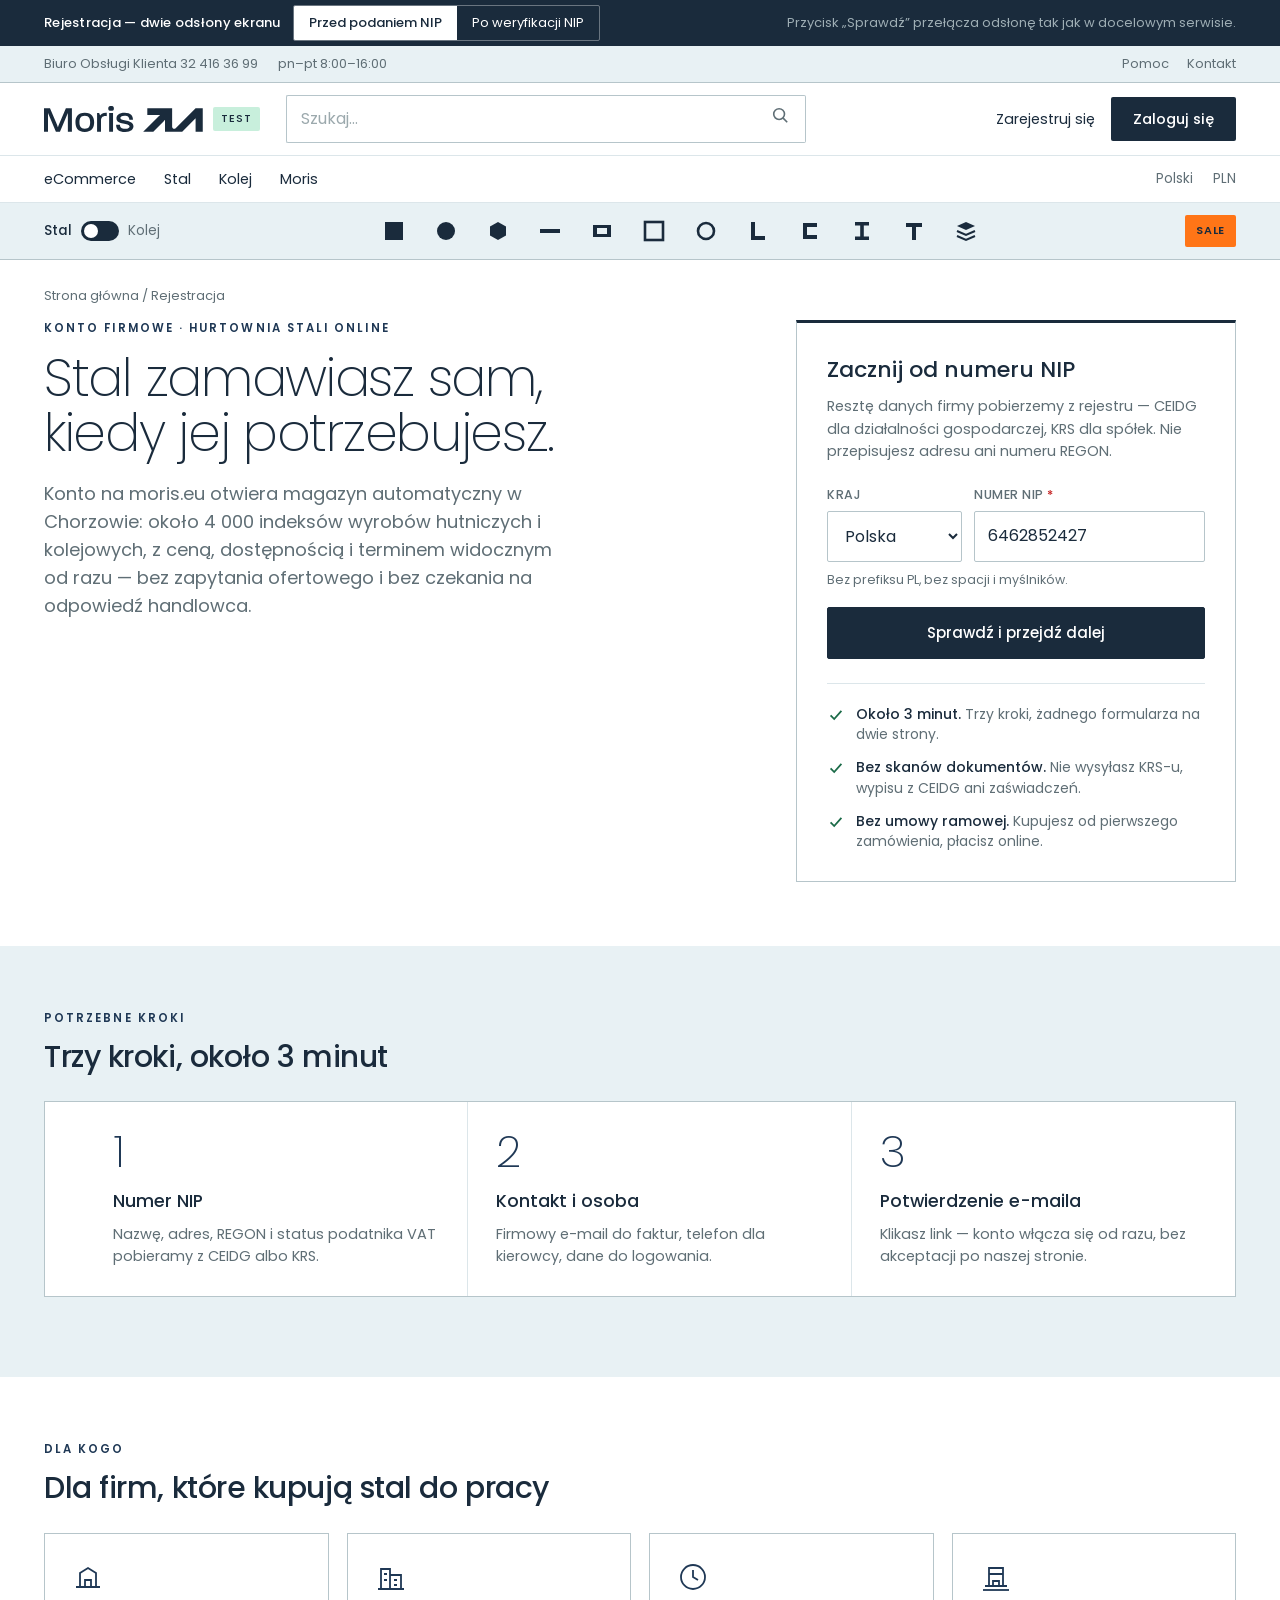
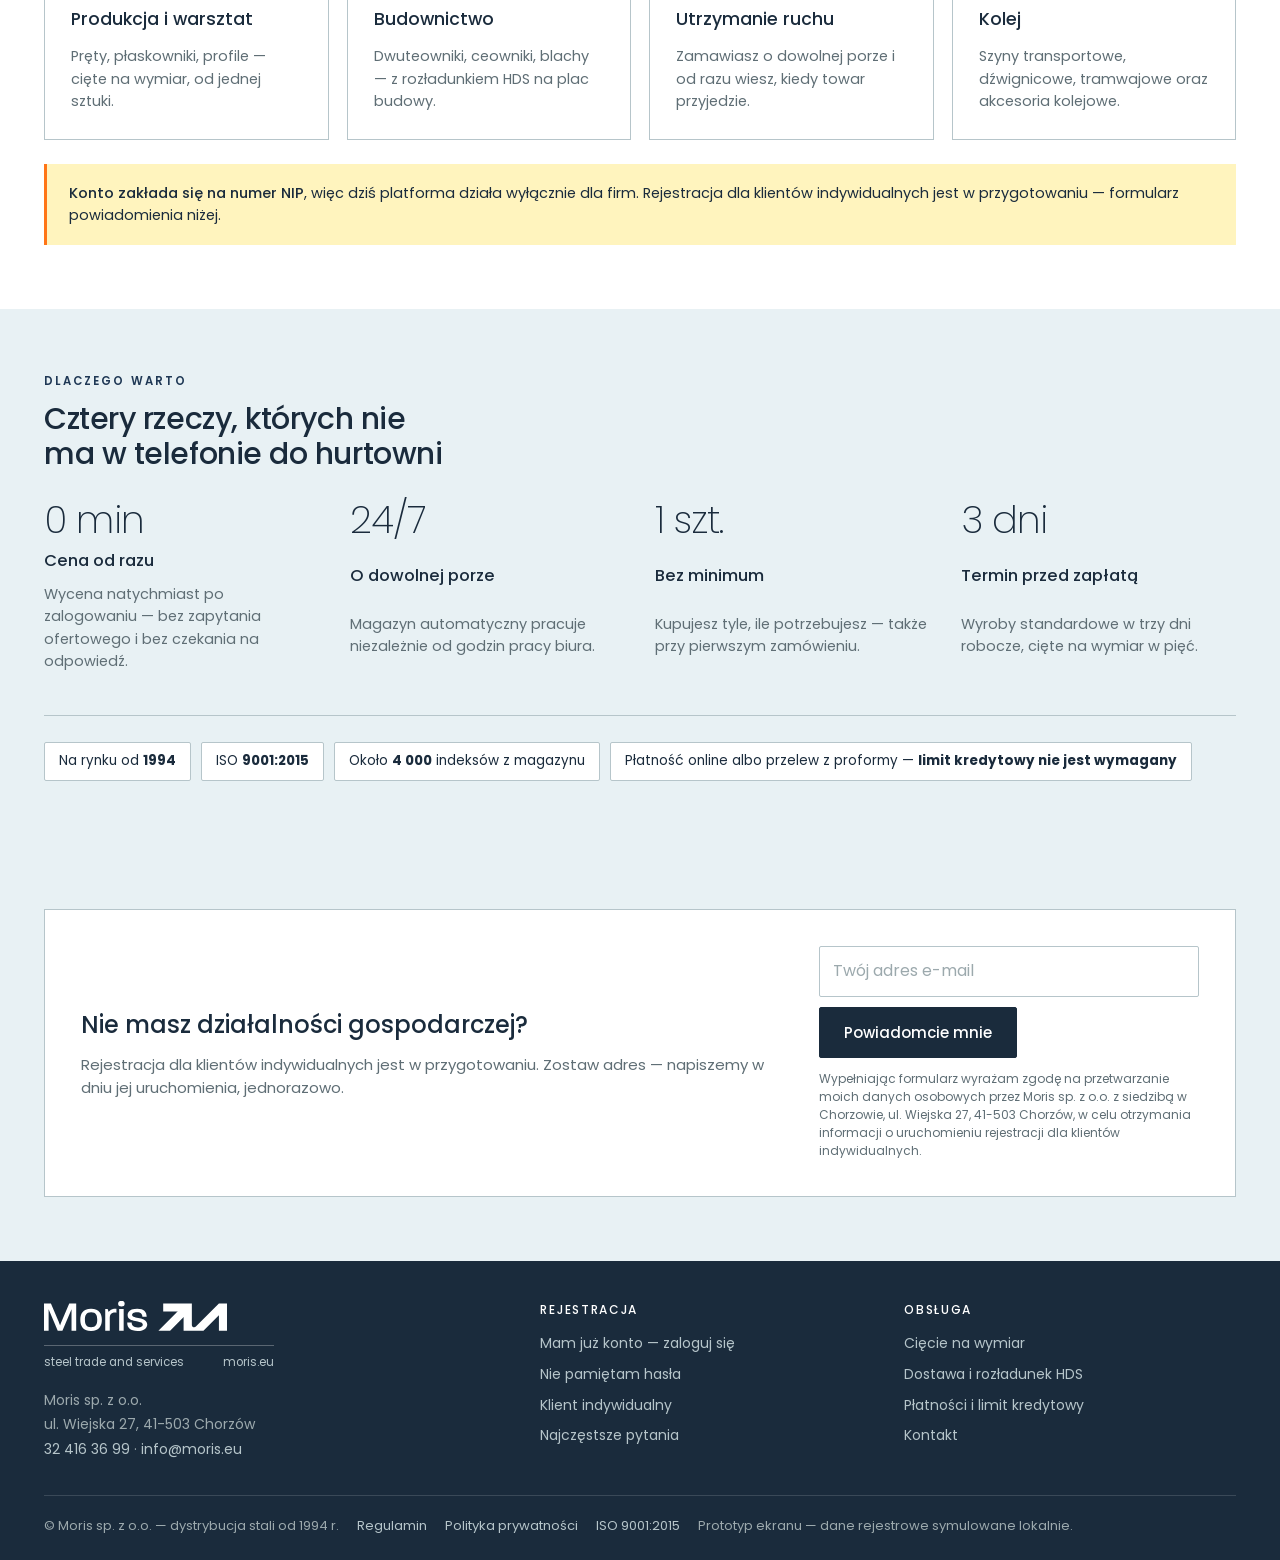
<file: redesign/rejestracja.html>
<!doctype html>
<html lang="pl">
<head>
<meta charset="utf-8">
<meta name="viewport" content="width=device-width, initial-scale=1">
<link rel="preconnect" href="https://fonts.googleapis.com">
<link rel="preconnect" href="https://fonts.gstatic.com" crossorigin>
<link rel="stylesheet" href="https://fonts.googleapis.com/css2?family=Poppins:wght@200;300;400;500;600&display=swap">
<title>Rejestracja konta B2B moris.eu</title>
<style>
/* =========================================================================
   Moris — rejestracja konta B2B, dwie odsłony ekranu
   A: przed podaniem NIP — ekran tłumaczy dla kogo jest Moris, dlaczego
      warto i ile kroków dzieli klienta od konta.
   B: po weryfikacji NIP — treść sprzedażowa schodzi z drogi, zostaje
      formularz, postęp i pomoc.
   System wizualny wg księgi znaku (brand/moris-logo-manual.pdf).
   ========================================================================= */
:root{
  /* --- System wizualny Moris ---------------------------------------------
     Źródło: brand/moris-logo-manual.pdf. Pełna specyfikacja: brand/BRANDBOOK.md,
     tokeny wykonawcze: brand/tokens.css. Tu skopiowane, bo prototyp ma być
     samodzielnym plikiem.                                                     */
  --steel:#1A2B3C;      /* Steel blue     · RAL 5011 */
  --sapphire:#1F3855;   /* Sapphire blue  · RAL 5003 */
  --pastel:#73B7E5;     /* Pastel blue    · RAL 5024 */
  --white:#FFFFFF;
  --grey-1:#838E91;     /* Telegrey 2   · RAL 7046 */
  --grey-2:#9CA9AD;     /* Traffic grey · RAL 7042 */
  --grey-3:#B6C5CA;
  --tint:#E8F1F4;
  --orange:#FF7517;     /* Luminous Orange · RAL 2007 */
  --yellow:#FFE97D;     /* Zinc Yellow     · RAL 1018 */
  --ui-ok:#47C98B;  --ui-ok-60:#91DFB9;  --ui-ok-30:#C8EFDC;
  --ui-err:#F95050; --ui-err-60:#FB9696; --ui-err-30:#FDCBCB;
  --ui-warn:#FFE97D; --ui-warn-50:#FFF4BE;
  /* tokeny pochodne — uzasadnienie w brand/BRANDBOOK.md, rozdział 6 */
  --muted:#5F6E75; --line:#B6C5CA; --line-soft:#DCE6EA; --pastel-30:#D5E9F7;
  --ok-ink:#1B6B48; --err-ink:#C42222; --warn-ink:#8A5A08;
  /* typografia — Paralucent wymaga licencji webfont, zapasem jest Poppins */
  --font-display:"Paralucent","Poppins",-apple-system,"Segoe UI",sans-serif;
  --font-head:"Paralucent","Poppins",-apple-system,"Segoe UI",sans-serif;
  --font-body:"Poppins",-apple-system,"Segoe UI",Roboto,sans-serif;
  --font-numeral:"Paralucent Stencil","Paralucent","Poppins",sans-serif;
  --font-data:"Poppins",-apple-system,"Segoe UI",sans-serif;
  /* aliasy zgodności z resztą arkusza */
  --navy:var(--sapphire); --navy-deep:var(--steel); --navy-ink:var(--steel);
  --ink:var(--steel); --paper:var(--white); --paper-2:var(--tint); --paper-3:var(--pastel-30);
  --ok:var(--ok-ink); --ok-bg:var(--ui-ok-30);
  --warn:var(--warn-ink); --warn-bg:var(--ui-warn-50);
  --stop:var(--err-ink); --stop-bg:var(--ui-err-30);
  --mono:var(--font-data); --sans:var(--font-body);
  --wrap:1240px;
}
*{box-sizing:border-box}
html{-webkit-text-size-adjust:100%; scroll-behavior:smooth}
body{margin:0; background:var(--paper); color:var(--steel); font:16px/1.55 var(--font-body)}
h1,h2,h3,h4{margin:0; text-wrap:balance; font-family:var(--font-head); font-weight:500}
p{margin:0}
a{color:var(--sapphire)}
button,input,select,textarea{font:inherit; color:inherit}
:focus-visible{outline:2px solid var(--sapphire); outline-offset:2px}
.wrap{max-width:1240px; margin-inline:auto; padding-inline:24px}
.num{font-variant-numeric:tabular-nums}

/* ---------- pasek prezentacyjny (tylko prototyp) ---------- */
.demo{position:sticky; top:0; z-index:80; background:var(--steel); color:#fff; font-size:13px}
.demo .wrap{display:flex; flex-wrap:wrap; gap:12px; align-items:center; min-height:46px}
.demo b{font-weight:500; letter-spacing:.02em}
.demo .seg{display:flex; border:1px solid rgba(255,255,255,.35); border-radius:2px; overflow:hidden}
.demo .seg button{background:transparent; color:#fff; border:0; padding:7px 15px; cursor:pointer; font-size:13px}
.demo .seg button[aria-pressed="true"]{background:#fff; color:var(--steel); font-weight:500}
.demo .hint{margin-left:auto; color:var(--grey-3); opacity:.85}

/* ---------- pasek użytkowy + nagłówek (kontekst serwisu) ---------- */
.utility{background:var(--tint); border-bottom:1px solid var(--line); font-size:13px; color:var(--muted)}
.utility .wrap{display:flex; gap:20px; align-items:center; min-height:36px; flex-wrap:wrap}
.utility .right{margin-left:auto; display:flex; gap:18px}
.utility a{color:var(--muted); text-decoration:none}
.utility a:hover{color:var(--sapphire)}

header.site{background:var(--paper); border-bottom:1px solid var(--line-soft)}
header.site .wrap{display:flex; align-items:center; gap:26px; min-height:72px}
.logo{display:inline-flex; align-items:center; gap:10px; color:var(--steel); text-decoration:none}
.logo svg{display:block; height:26px; width:auto}
.logo .env{background:var(--ui-ok-30); color:var(--steel); font-size:11px; font-weight:500; letter-spacing:.1em; padding:3px 8px; border-radius:2px}
.hsearch{flex:1; max-width:520px; display:flex}
.hsearch input{flex:1; min-width:0; padding:11px 14px; border:1px solid var(--line); border-right:0; border-radius:2px 0 0 2px; background:var(--paper)}
.hsearch button{border:1px solid var(--line); border-left:0; background:var(--paper); padding:0 16px; border-radius:0 2px 2px 0; cursor:pointer; color:var(--muted)}
.hactions{margin-left:auto; display:flex; align-items:center; gap:16px; font-size:14.5px}
.hactions a{color:var(--steel); text-decoration:none}
.hactions .primary{background:var(--steel); color:#fff; padding:11px 22px; border-radius:2px; font-weight:500}

nav.main{background:var(--paper); border-bottom:1px solid var(--line-soft)}
nav.main .wrap{display:flex; align-items:center; gap:28px; min-height:46px; font-size:14.5px}
nav.main a{color:var(--steel); text-decoration:none}
nav.main a:hover{color:var(--sapphire)}
nav.main .right{margin-left:auto; display:flex; gap:20px; color:var(--muted); font-size:13.5px}

.shapes{background:var(--tint); border-bottom:1px solid var(--line)}
.shapes .wrap{display:flex; align-items:center; gap:10px; min-height:56px; overflow-x:auto}
.shapes .switch2{display:flex; align-items:center; gap:9px; font-size:13.5px; font-weight:500; white-space:nowrap; margin-right:14px}
.shapes .track{width:38px; height:20px; border-radius:10px; background:var(--steel); position:relative}
.shapes .track::after{content:""; position:absolute; top:3px; left:3px; width:14px; height:14px; border-radius:50%; background:#fff}
.shapes .track.on{background:var(--grey-2)}
.shapes .track.on::after{left:21px}
.shapes .off{color:var(--muted); font-weight:400}
.shapes .icons{display:flex; gap:6px; margin-inline:auto}
.shapes .icons a{display:grid; place-items:center; width:46px; height:40px; border-radius:2px; color:var(--steel); text-decoration:none}
.shapes .icons a:hover{background:var(--pastel-30)}
.shapes .icons svg{width:26px; height:26px}
.shapes .sale{background:var(--orange); color:var(--steel); font-size:11px; font-weight:600; letter-spacing:.06em; padding:7px 11px; border-radius:2px; white-space:nowrap}

/* ---------- wspólne ---------- */
.crumb{font-size:13px; color:var(--muted); padding-top:26px}
.crumb a{color:var(--muted); text-decoration:none}
.kicker{display:block; font-size:11.5px; font-weight:600; letter-spacing:.18em; text-transform:uppercase; color:var(--sapphire); margin-bottom:12px}
.btn{display:inline-flex; align-items:center; justify-content:center; gap:9px; cursor:pointer; text-decoration:none;
  padding:13px 24px; border-radius:2px; border:1px solid var(--steel); background:var(--steel); color:#fff; font-weight:500; font-size:15px}
.btn:hover{background:var(--sapphire); border-color:var(--sapphire)}
.btn.ghost{background:transparent; color:var(--sapphire); border-color:var(--line)}
.btn.ghost:hover{background:var(--tint); color:var(--steel)}
.btn.sm{padding:9px 16px; font-size:14px}
.btn.lg{padding:15px 30px; font-size:16px}
.chip{display:inline-flex; align-items:center; gap:7px; padding:5px 11px; border-radius:2px; font-size:12.5px; font-weight:500; white-space:nowrap}
.chip.ok{background:var(--ui-ok-30); color:var(--steel)}
.chip.warn{background:var(--ui-warn-50); color:var(--steel)}
.chip.stop{background:var(--ui-err-30); color:var(--steel)}
.chip.info{background:var(--pastel-30); color:var(--steel)}
.rule{height:1px; background:var(--line); position:relative}
.rule::before,.rule::after{content:""; position:absolute; top:-4px; width:1px; height:9px; background:var(--line)}
.rule::before{left:0} .rule::after{right:0}

/* przełączanie odsłon */
.stage{display:none}
body[data-state="a"] .stage-a{display:block}
body[data-state="b"] .stage-b{display:block}

/* ================= ODSŁONA A ================= */
.lead-row{display:grid; grid-template-columns:minmax(0,1fr) 440px; gap:56px; align-items:start; padding-block:14px 64px}
.lead-row h1{font-family:var(--font-display); font-weight:200; font-size:52px; line-height:1.06; letter-spacing:-.025em; margin-bottom:20px}
.lead-row .sub{font-size:18px; color:var(--muted); max-width:48ch}

/* karta NIP */
.nipcard{background:var(--paper); border:1px solid var(--line); border-top:3px solid var(--steel); padding:30px; position:sticky; top:74px}
.nipcard h2{font-size:22px; margin-bottom:8px}
.nipcard .desc{color:var(--muted); font-size:14.5px; margin-bottom:22px}
.field{display:flex; flex-direction:column; gap:7px; min-width:0}
.field label{font-size:12.5px; font-weight:500; color:var(--muted); letter-spacing:.04em; text-transform:uppercase}
.field .req{color:var(--err-ink)}
input[type=text],input[type=email],input[type=tel],input[type=password],select,textarea{
  padding:12px 13px; border:1px solid var(--line); border-radius:2px; background:var(--paper); width:100%}
input::placeholder,textarea::placeholder{color:var(--grey-2)}
input[aria-invalid="true"]{border-color:var(--err-ink); background:var(--ui-err-30)}
.help{font-size:12.5px; color:var(--muted)}
.help.err{color:var(--err-ink)} .help.good{color:var(--ok-ink)}
.nip-row{display:grid; grid-template-columns:135px minmax(0,1fr); gap:12px}
.nipcard .go{margin-top:18px; width:100%}
.assure{list-style:none; margin:24px 0 0; padding:20px 0 0; border-top:1px solid var(--line-soft); display:grid; gap:13px}
.assure li{display:flex; gap:11px; font-size:14px; color:var(--muted); line-height:1.45}
.assure svg{flex:0 0 18px; width:18px; height:18px; margin-top:2px; color:var(--ok-ink)}
.assure b{color:var(--steel); font-weight:500}

/* sekcje treściowe */
section{padding-block:64px}
section.tint{background:var(--tint)}
.sec-head{margin-bottom:38px; max-width:64ch}
.sec-head h2{font-size:30px; line-height:1.15; letter-spacing:-.015em}
.sec-head p{color:var(--muted); margin-top:12px; font-size:16px}

/* kroki */
.steps{display:grid; grid-template-columns:repeat(3,1fr); gap:0; border:1px solid var(--line); background:var(--paper)}
.steps li{list-style:none; padding:28px; border-right:1px solid var(--line-soft); position:relative}
.steps li:last-child{border-right:0}
.steps .no{font-family:var(--font-numeral); font-weight:200; font-size:44px; line-height:1; color:var(--sapphire); display:block; margin-bottom:14px}
.steps h3{font-size:17.5px; margin-bottom:8px}
.steps p{color:var(--muted); font-size:14.5px}
.steps .time{display:inline-block; margin-top:14px; font-size:12.5px; color:var(--steel); background:var(--pastel-30); padding:4px 10px; border-radius:2px}
.steps-foot{display:flex; flex-wrap:wrap; gap:14px; align-items:center; margin-top:20px; font-size:14.5px; color:var(--muted)}

/* dla kogo */
.who{display:grid; grid-template-columns:repeat(4,1fr); gap:18px}
.who .card{border:1px solid var(--line); background:var(--paper); padding:26px; display:flex; flex-direction:column; gap:12px}
.who .card svg{width:34px; height:34px; color:var(--sapphire)}
.who h3{font-size:17.5px}
.who p{color:var(--muted); font-size:14.5px}
.who .quote{margin-top:auto; padding-top:14px; border-top:1px solid var(--line-soft); font-size:14px; color:var(--steel)}
.notfor{margin-top:24px; border-left:3px solid var(--orange); background:var(--ui-warn-50); padding:18px 22px; font-size:14.5px}
.notfor b{font-weight:500}

/* dlaczego warto */
.why{display:grid; grid-template-columns:repeat(4,1fr); gap:26px 30px}
.why .item{display:grid; gap:9px}
.why .big{font-family:var(--font-numeral); font-weight:200; font-size:38px; line-height:1; color:var(--steel); letter-spacing:-.02em}
.why h3{font-size:16.5px}
.why p{color:var(--muted); font-size:14.5px}
.trustbar{display:flex; flex-wrap:wrap; gap:10px; margin-top:42px; padding-top:26px; border-top:1px solid var(--line)}
.trustbar span{border:1px solid var(--line); background:var(--paper); padding:8px 14px; font-size:13.5px; border-radius:2px}

/* brak działalności */
.noco{border:1px solid var(--line); background:var(--paper); padding:36px; display:grid; grid-template-columns:minmax(0,1fr) 380px; gap:40px; align-items:center}
.noco h2{font-size:24px; margin-bottom:10px}
.noco p{color:var(--muted); font-size:15px}
.noco form{display:flex; gap:10px; flex-wrap:wrap}
.noco input{flex:1; min-width:200px}
.noco .rodo{font-size:12px; color:var(--muted); margin-top:12px; line-height:1.5}

/* ================= ODSŁONA B ================= */
.bhead{padding-block:14px 30px}
.bhead h1{font-family:var(--font-display); font-weight:200; font-size:40px; letter-spacing:-.02em; margin-bottom:8px}
.bhead p{color:var(--muted)}
.progress{display:flex; flex-wrap:wrap; gap:0; border:1px solid var(--line); background:var(--paper); margin-bottom:32px}
.progress li{list-style:none; flex:1 1 200px; display:flex; align-items:center; gap:11px; padding:15px 20px; border-right:1px solid var(--line-soft); font-size:14px; color:var(--muted)}
.progress li:last-child{border-right:0}
.progress b{width:24px; height:24px; flex:0 0 24px; border-radius:50%; background:var(--tint); color:var(--muted); font-size:12.5px; font-weight:500; display:grid; place-items:center}
.progress li.done b{background:var(--ui-ok-30); color:var(--ok-ink)}
.progress li.now{color:var(--steel); font-weight:500}
.progress li.now b{background:var(--steel); color:#fff}

.bgrid{display:grid; grid-template-columns:minmax(0,1fr) 330px; gap:36px; align-items:start; padding-bottom:64px}
.form{background:var(--paper); border:1px solid var(--line)}
.block{padding:32px; border-bottom:1px solid var(--line-soft)}
.block:last-of-type{border-bottom:0}
.block > h2{font-size:21px}
.block > .desc{color:var(--muted); font-size:14.5px; margin-top:8px; max-width:60ch}
.grid{display:grid; gap:18px; margin-top:22px}
.g2{grid-template-columns:repeat(2,minmax(0,1fr))}

.registry{margin-top:8px; border:1px solid var(--line); background:var(--tint)}
.registry .top{display:flex; flex-wrap:wrap; gap:12px; align-items:center; padding:16px 20px; border-bottom:1px solid var(--line)}
.registry .name{font-weight:500; font-size:16px}
.registry .body{display:grid; grid-template-columns:repeat(2,minmax(0,1fr))}
.registry .cell{padding:16px 20px; border-right:1px solid var(--line-soft); border-bottom:1px solid var(--line-soft)}
.registry .cell:nth-child(2n){border-right:0}
.registry dt{font-size:11.5px; letter-spacing:.09em; text-transform:uppercase; color:var(--muted)}
.registry dd{margin:6px 0 0; font-size:14px; line-height:1.5}
.registry .foot{padding:14px 20px; display:flex; flex-wrap:wrap; gap:14px; align-items:center; font-size:13px; color:var(--muted)}

.switch{display:flex; gap:14px; align-items:flex-start; padding:18px 20px; margin-top:24px; border:1px solid var(--line); background:var(--tint); cursor:pointer}
.switch:hover{border-color:var(--sapphire)}
.switch input{margin:2px 0 0; width:19px; height:19px; flex:0 0 19px; accent-color:var(--sapphire); cursor:pointer}
.switch b{display:block; font-size:15px; font-weight:500}
.switch span{display:block; color:var(--muted); font-size:13.5px; margin-top:4px}
.reveal{border:1px solid var(--sapphire); border-top:3px solid var(--sapphire); background:var(--paper); padding:26px; margin-top:-1px}
.reveal[hidden]{display:none}
.reveal h3{font-size:16px}

.pwd-req{list-style:none; margin:12px 0 0; padding:0; display:grid; grid-template-columns:repeat(2,1fr); gap:7px}
.pwd-req li{font-size:13px; color:var(--muted); display:flex; gap:8px; align-items:center}
.pwd-req li::before{content:"○"; color:var(--line)}
.pwd-req li.met{color:var(--ok-ink)}
.pwd-req li.met::before{content:"●"; color:var(--ok-ink)}

.consent{display:flex; gap:13px; align-items:flex-start; padding:14px 0; border-bottom:1px solid var(--line-soft)}
.consent:last-of-type{border-bottom:0}
.consent input{margin:2px 0 0; width:19px; height:19px; flex:0 0 19px; accent-color:var(--sapphire); cursor:pointer}
.consent label{font-size:14.5px; line-height:1.5}
.consent .tag{display:inline-block; margin-left:8px; padding:2px 8px; border-radius:2px; font-size:11px; font-weight:500; vertical-align:1px}
.tag.must{background:var(--ui-err-30); color:var(--steel)}
.tag.opt{background:var(--pastel-30); color:var(--steel)}
.consent-group{margin-top:20px; border:1px solid var(--line-soft); padding:6px 20px 14px}
.consent-group > h3{font-size:13px; letter-spacing:.08em; text-transform:uppercase; color:var(--muted); margin:16px 0 4px; font-weight:500}
.selall{display:flex; gap:13px; align-items:center; padding:14px 20px; background:var(--tint); border:1px solid var(--line); margin-top:20px}
.selall input{width:19px; height:19px; accent-color:var(--sapphire); cursor:pointer}
.selall label{font-weight:500; font-size:14.5px}

.submit-bar{padding:28px 32px; background:var(--tint); display:flex; flex-wrap:wrap; gap:18px; align-items:center}
.submit-bar .note{color:var(--muted); font-size:13.5px; max-width:44ch}
.alert{padding:14px 18px; border-left:3px solid var(--orange); background:var(--ui-warn-50); color:var(--warn-ink); font-size:14px; margin-top:20px}
.alert[hidden]{display:none}

aside .box{background:var(--paper); border:1px solid var(--line); padding:24px; margin-bottom:20px}
aside h3{font-size:16px; margin-bottom:12px}
aside p, aside li{color:var(--muted); font-size:14px}
aside ul{margin:0; padding:0; list-style:none; display:grid; gap:11px}
aside ul li{display:flex; gap:10px; line-height:1.45}
aside ul svg{flex:0 0 17px; width:17px; height:17px; margin-top:2px; color:var(--ok-ink)}
aside .box.dark{background:var(--steel); border-color:var(--steel); color:#fff}
aside .box.dark h3{color:#fff}
aside .box.dark p{color:var(--grey-3)}
aside .box.dark a{color:#fff}


/* ---------- stopka ---------- */
footer.site{background:var(--steel); color:var(--grey-3); padding-block:40px 24px; font-size:14px}
footer.site .cols{display:grid; grid-template-columns:1.4fr 1fr 1fr; gap:32px}
footer.site .brand svg{height:30px; width:auto; color:#fff; display:block; margin-bottom:14px}
footer.site .claim{display:flex; justify-content:space-between; gap:16px; max-width:230px; padding-top:8px; border-top:1px solid rgba(255,255,255,.28); font-size:11.5px; color:var(--grey-3)}
footer.site h4{font-size:12px; letter-spacing:.14em; text-transform:uppercase; color:#fff; margin-bottom:14px; font-weight:500}
footer.site ul{list-style:none; margin:0; padding:0; display:grid; gap:9px}
footer.site a{color:var(--grey-3); text-decoration:none}
footer.site a:hover{color:#fff; text-decoration:underline}
.legal{border-top:1px solid rgba(255,255,255,.14); margin-top:34px; padding-top:20px; display:flex; flex-wrap:wrap; gap:18px; color:var(--grey-2); font-size:13px}

@media (max-width:1080px){
  .lead-row{grid-template-columns:1fr; gap:36px}
  .nipcard{position:static}
  .who,.why,  .bgrid{grid-template-columns:1fr}
  .noco{grid-template-columns:1fr}
  .hsearch{display:none}
}
@media (max-width:760px){
  .lead-row h1{font-size:34px}
  .steps,.who,.why,.need,.faq,.registry .body,.g2,.pwd-req,  .steps li{border-right:0; border-bottom:1px solid var(--line-soft)}
  .registry .cell{border-right:0}
  .block{padding:24px 20px}
  section{padding-block:48px}
}
@media (prefers-reduced-motion:reduce){html{scroll-behavior:auto} *{transition:none!important}}
</style>
</head>
<body data-state="a">

<!-- ====== pasek prezentacyjny — tylko na potrzeby omówienia ====== -->
<div class="demo">
  <div class="wrap">
    <b>Rejestracja — dwie odsłony ekranu</b>
    <div class="seg" role="group" aria-label="Wybór odsłony">
      <button type="button" id="go-a" aria-pressed="true">Przed podaniem NIP</button>
      <button type="button" id="go-b" aria-pressed="false">Po weryfikacji NIP</button>
    </div>
    <span class="hint">Przycisk „Sprawdź” przełącza odsłonę tak jak w docelowym serwisie.</span>
  </div>
</div>

<!-- ====== kontekst serwisu ====== -->
<div class="utility">
  <div class="wrap">
    <span>Biuro Obsługi Klienta 32 416 36 99</span>
    <span>pn–pt 8:00–16:00</span>
    <div class="right"><a href="#">Pomoc</a><a href="#">Kontakt</a></div>
  </div>
</div>

<header class="site">
  <div class="wrap">
    <a class="logo" href="#" aria-label="Moris — strona główna"><svg xmlns="http://www.w3.org/2000/svg" viewBox="0 0 264.58 43.33" role="img" aria-label="Moris"> <title>Moris</title> <path fill="currentColor" fill-rule="evenodd" d="M39.77 42.9L39.77 11.83L26.6 42.9L19.85 42.9L6.68 11.83L6.68 42.9L0 42.9L0 3.68L9.99 3.68L21.39 30.4C21.82 31.56 23.22 35.48 23.22 35.48C23.16 35.48 24.51 31.56 25.06 30.4L36.46 3.68L46.51 3.68L46.51 42.9L39.77 42.9ZM68 16.42C60.71 16.42 59.11 21.33 59.11 27.21C59.11 33.15 60.71 37.99 67.94 37.99C75.29 37.99 76.89 33.28 76.89 27.21C76.89 21.39 75.42 16.42 68 16.42M67.94 43.33C55.62 43.33 52.44 35.54 52.44 27.21C52.44 18.94 55.68 11.09 68 11.09C80.2 11.09 83.57 18.94 83.57 27.21C83.57 35.6 80.2 43.33 67.94 43.33ZM102.85 16.79C96.3 16.79 95.01 20.41 95.01 25.49L95.01 42.9L88.45 42.9L88.45 11.52L91.95 11.52L93.48 15.87C94.46 13.79 97.46 11.09 103.59 11.09L104.63 11.09L104.63 16.91C104.02 16.91 103.41 16.79 102.85 16.79ZM108.57 11.52H115.07V42.9H108.57ZM111.88 7.91C108.94 7.91 107.04 7.11 107.04 3.98C107.04 0.8 108.94 0 111.88 0C114.7 0 116.54 0.8 116.54 3.98C116.54 7.11 114.7 7.91 111.88 7.91ZM135.32 43.33C124.72 43.33 120.19 39.16 120.19 31.19L126.62 31.19C126.62 35.48 129.07 38.12 135.2 38.12C140.78 38.12 142.55 36.03 142.68 34.2C142.86 27.39 120.8 31.93 120.8 20.71C120.8 15.2 124.6 11.09 134.53 11.09C144.7 11.09 148.31 15.87 148.31 22.8L142.19 22.8C141.94 18.69 140.1 16.18 134.34 16.18C129.07 16.18 127.29 18.14 127.29 20.16C127.29 26.23 149.11 22.06 149.11 33.83C149.11 38.42 145.25 43.33 135.32 43.33ZM252.65 3.71L219.4 36.96C217.24 39.12 213.56 37.59 213.56 34.54L213.56 3.71L172.17 3.71L172.17 14.99L193.57 14.99L192.69 15.69C192.03 16.22 191.41 16.77 190.81 17.37L165.28 42.9L182.15 42.9L199.25 25.8C199.84 25.21 200.4 24.58 200.92 23.93L201.63 22.93L201.63 42.9L230.34 42.9L252.65 20.58L252.65 42.9L264.58 42.9L264.58 3.71L252.65 3.71Z"/> </svg><span class="env">TEST</span></a>
    <form class="hsearch" onsubmit="return false">
      <input type="search" placeholder="Szukaj…" aria-label="Szukaj produktu">
      <button type="submit" aria-label="Szukaj">
        <svg viewBox="0 0 20 20" width="18" height="18" fill="none" stroke="currentColor" stroke-width="1.8"><circle cx="9" cy="9" r="6"/><path d="M13.5 13.5 18 18"/></svg>
      </button>
    </form>
    <div class="hactions">
      <a href="#">Zarejestruj się</a>
      <a class="primary" href="#">Zaloguj się</a>
    </div>
  </div>
</header>

<nav class="main" aria-label="Menu główne">
  <div class="wrap">
    <a href="#">eCommerce</a><a href="#">Stal</a><a href="#">Kolej</a><a href="#">Moris</a>
    <div class="right"><span>Polski</span><span>PLN</span></div>
  </div>
</nav>

<div class="shapes">
  <div class="wrap">
    <span class="switch2"><span>Stal</span><span class="track" aria-hidden="true"></span><span class="off">Kolej</span></span>
    <span class="icons">
      <a href="#" title="Pręt kwadratowy"><svg viewBox="0 0 26 26" aria-hidden="true"><rect x="4" y="4" width="18" height="18" fill="currentColor"/></svg></a>
      <a href="#" title="Pręt okrągły"><svg viewBox="0 0 26 26" aria-hidden="true"><circle cx="13" cy="13" r="9" fill="currentColor"/></svg></a>
      <a href="#" title="Sześciokąt"><svg viewBox="0 0 26 26" aria-hidden="true"><path d="M13 4l8 4.5v9L13 22l-8-4.5v-9z" fill="currentColor"/></svg></a>
      <a href="#" title="Płaskownik"><svg viewBox="0 0 26 26" aria-hidden="true"><rect x="3" y="11" width="20" height="4" fill="currentColor"/></svg></a>
      <a href="#" title="Profil zamknięty"><svg viewBox="0 0 26 26" aria-hidden="true"><path d="M4 7h18v12H4z" fill="currentColor"/><path d="M8 10h10v6H8z" fill="#E8F1F4"/></svg></a>
      <a href="#" title="Rura kwadratowa"><svg viewBox="0 0 26 26" aria-hidden="true"><rect x="4" y="4" width="18" height="18" fill="none" stroke="currentColor" stroke-width="2.6"/></svg></a>
      <a href="#" title="Rura okrągła"><svg viewBox="0 0 26 26" aria-hidden="true"><circle cx="13" cy="13" r="8" fill="none" stroke="currentColor" stroke-width="2.6"/></svg></a>
      <a href="#" title="Kątownik"><svg viewBox="0 0 26 26" aria-hidden="true"><path d="M6 4h4v14h10v4H6z" fill="currentColor"/></svg></a>
      <a href="#" title="Ceownik"><svg viewBox="0 0 26 26" aria-hidden="true"><path d="M6 5h4v16H6zM6 5h14v4H6zM6 17h14v4H6z" fill="currentColor"/></svg></a>
      <a href="#" title="Dwuteownik"><svg viewBox="0 0 26 26" aria-hidden="true"><path d="M6 4h14v3.5h-5.2v11H20V22H6v-3.5h5.2v-11H6z" fill="currentColor"/></svg></a>
      <a href="#" title="Teownik"><svg viewBox="0 0 26 26" aria-hidden="true"><path d="M5 5h16v4h-6v13h-4V9H5z" fill="currentColor"/></svg></a>
      <a href="#" title="Blachy"><svg viewBox="0 0 26 26" aria-hidden="true"><path d="M13 4l9 4-9 4-9-4z" fill="currentColor"/><path d="M4 13l9 4 9-4" fill="none" stroke="currentColor" stroke-width="2"/><path d="M4 18l9 4 9-4" fill="none" stroke="currentColor" stroke-width="2"/></svg></a>
    </span>
    <span class="sale">SALE</span>
  </div>
</div>

<main>

<!-- ============================================================
     ODSŁONA A — przed podaniem NIP
     ============================================================ -->
<div class="stage stage-a">

  <div class="wrap">
    <p class="crumb"><a href="#">Strona główna</a> / Rejestracja</p>
    <div class="lead-row">
      <div>
        <span class="kicker">Konto firmowe · hurtownia stali online</span>
        <h1>Stal zamawiasz sam, kiedy jej potrzebujesz.</h1>
        <p class="sub">Konto na moris.eu otwiera magazyn automatyczny w Chorzowie: około 4 000 indeksów
          wyrobów hutniczych i kolejowych, z ceną, dostępnością i terminem widocznym od razu —
          bez zapytania ofertowego i bez czekania na odpowiedź handlowca.</p>
      </div>

      <!-- karta NIP -->
      <div class="nipcard">
        <h2>Zacznij od numeru NIP</h2>
        <p class="desc">Resztę danych firmy pobierzemy z rejestru — CEIDG dla działalności gospodarczej,
          KRS dla spółek. Nie przepisujesz adresu ani numeru REGON.</p>
        <form id="nipform" novalidate>
          <div class="nip-row">
            <div class="field">
              <label for="country">Kraj</label>
              <select id="country">
                <option value="PL">Polska</option>
                <option value="CZ">Czechy</option>
                <option value="SK">Słowacja</option>
                <option value="DE">Niemcy</option>
              </select>
            </div>
            <div class="field">
              <label for="nip">Numer NIP <span class="req">*</span></label>
              <input id="nip" type="text" inputmode="numeric" autocomplete="off" class="num" value="6462852427" placeholder="1234567890" aria-describedby="nip-help">
            </div>
          </div>
          <p class="help" id="nip-help" style="margin-top:8px">Bez prefiksu PL, bez spacji i myślników.</p>
          <button class="btn go" type="submit">Sprawdź i przejdź dalej</button>
        </form>
        <ul class="assure">
          <li><svg viewBox="0 0 20 20" fill="none" stroke="currentColor" stroke-width="2"><path d="M4 10.5l4 4 8-9"/></svg>
            <span><b>Około 3 minut.</b> Trzy kroki, żadnego formularza na dwie strony.</span></li>
          <li><svg viewBox="0 0 20 20" fill="none" stroke="currentColor" stroke-width="2"><path d="M4 10.5l4 4 8-9"/></svg>
            <span><b>Bez skanów dokumentów.</b> Nie wysyłasz KRS-u, wypisu z CEIDG ani zaświadczeń.</span></li>
          <li><svg viewBox="0 0 20 20" fill="none" stroke="currentColor" stroke-width="2"><path d="M4 10.5l4 4 8-9"/></svg>
            <span><b>Bez umowy ramowej.</b> Kupujesz od pierwszego zamówienia, płacisz online.</span></li>
        </ul>
      </div>
    </div>
  </div>

  <!-- POTRZEBNE KROKI -->
  <section class="tint" id="kroki">
    <div class="wrap">
      <div class="sec-head" style="margin-bottom:26px">
        <span class="kicker">Potrzebne kroki</span>
        <h2>Trzy kroki, około 3 minut</h2>
      </div>
      <ol class="steps">
        <li><span class="no">1</span>
          <h3>Numer NIP</h3>
          <p>Nazwę, adres, REGON i status podatnika VAT pobieramy z CEIDG albo KRS.</p></li>
        <li><span class="no">2</span>
          <h3>Kontakt i osoba</h3>
          <p>Firmowy e-mail do faktur, telefon dla kierowcy, dane do logowania.</p></li>
        <li><span class="no">3</span>
          <h3>Potwierdzenie e-maila</h3>
          <p>Klikasz link — konto włącza się od razu, bez akceptacji po naszej stronie.</p></li>
      </ol>
    </div>
  </section>

  <!-- DLA KOGO -->
  <section id="dla-kogo">
    <div class="wrap">
      <div class="sec-head" style="margin-bottom:28px">
        <span class="kicker">Dla kogo</span>
        <h2>Dla firm, które kupują stal do pracy</h2>
      </div>
      <div class="who">
        <div class="card">
          <svg viewBox="0 0 34 34" fill="none" stroke="currentColor" stroke-width="1.8" aria-hidden="true"><path d="M5 27h24M9 27V13l8-5 8 5v14M14 27v-7h6v7"/></svg>
          <h3>Produkcja i warsztat</h3>
          <p>Pręty, płaskowniki, profile — cięte na wymiar, od jednej sztuki.</p>
        </div>
        <div class="card">
          <svg viewBox="0 0 34 34" fill="none" stroke="currentColor" stroke-width="1.8" aria-hidden="true"><path d="M4 29h26M7 29V9h9v20M16 15h11v14M20 20h3M20 25h3M10 14h3M10 20h3"/></svg>
          <h3>Budownictwo</h3>
          <p>Dwuteowniki, ceowniki, blachy — z rozładunkiem HDS na plac budowy.</p>
        </div>
        <div class="card">
          <svg viewBox="0 0 34 34" fill="none" stroke="currentColor" stroke-width="1.8" aria-hidden="true"><circle cx="17" cy="17" r="12"/><path d="M17 10v7l5 3"/></svg>
          <h3>Utrzymanie ruchu</h3>
          <p>Zamawiasz o dowolnej porze i od razu wiesz, kiedy towar przyjedzie.</p>
        </div>
        <div class="card">
          <svg viewBox="0 0 34 34" fill="none" stroke="currentColor" stroke-width="1.8" aria-hidden="true"><path d="M6 26h22M10 26V8h14v18M10 14h14M14 26v-5h6v5"/><path d="M4 30h26"/></svg>
          <h3>Kolej</h3>
          <p>Szyny transportowe, dźwignicowe, tramwajowe oraz akcesoria kolejowe.</p>
        </div>
      </div>
      <p class="notfor"><b>Konto zakłada się na numer NIP</b>, więc dziś platforma działa wyłącznie dla firm.
        Rejestracja dla klientów indywidualnych jest w przygotowaniu — formularz powiadomienia niżej.</p>
    </div>
  </section>

  <!-- DLACZEGO WARTO -->
  <section class="tint" id="warto">
    <div class="wrap">
      <div class="sec-head" style="margin-bottom:30px">
        <span class="kicker">Dlaczego warto</span>
        <h2>Cztery rzeczy, których nie ma w telefonie do hurtowni</h2>
      </div>
      <div class="why">
        <div class="item"><span class="big">0 min</span>
          <h3>Cena od razu</h3>
          <p>Wycena natychmiast po zalogowaniu — bez zapytania ofertowego i bez czekania na odpowiedź.</p></div>
        <div class="item"><span class="big">24/7</span>
          <h3>O dowolnej porze</h3>
          <p>Magazyn automatyczny pracuje niezależnie od godzin pracy biura.</p></div>
        <div class="item"><span class="big">1 szt.</span>
          <h3>Bez minimum</h3>
          <p>Kupujesz tyle, ile potrzebujesz — także przy pierwszym zamówieniu.</p></div>
        <div class="item"><span class="big">3 dni</span>
          <h3>Termin przed zapłatą</h3>
          <p>Wyroby standardowe w trzy dni robocze, cięte na wymiar w pięć.</p></div>
      </div>
      <div class="trustbar">
        <span>Na rynku od <b>1994</b></span>
        <span>ISO <b>9001:2015</b></span>
        <span>Około <b>4 000</b> indeksów z magazynu</span>
        <span>Płatność online albo przelew z proformy — <b>limit kredytowy nie jest wymagany</b></span>
      </div>
    </div>
  </section>

  <!-- BRAK DZIAŁALNOŚCI -->
  <section class="tint">
    <div class="wrap">
      <div class="noco">
        <div>
          <h2>Nie masz działalności gospodarczej?</h2>
          <p>Rejestracja dla klientów indywidualnych jest w przygotowaniu. Zostaw adres — napiszemy
            w dniu jej uruchomienia, jednorazowo.</p>
        </div>
        <div>
          <form onsubmit="return false" style="display:flex; gap:10px; flex-wrap:wrap">
            <input type="email" placeholder="Twój adres e-mail" aria-label="Adres e-mail">
            <button class="btn" type="submit">Powiadomcie mnie</button>
          </form>
          <p class="rodo">Wypełniając formularz wyrażam zgodę na przetwarzanie moich danych osobowych przez
            Moris sp. z o.o. z siedzibą w Chorzowie, ul. Wiejska 27, 41-503 Chorzów, w celu otrzymania
            informacji o uruchomieniu rejestracji dla klientów indywidualnych.</p>
        </div>
      </div>
    </div>
  </section>

</div>

<!-- ============================================================
     ODSŁONA B — po weryfikacji NIP
     ============================================================ -->
<div class="stage stage-b">
  <div class="wrap">
    <p class="crumb"><a href="#">Strona główna</a> / Rejestracja</p>
    <div class="bhead">
      <h1>Zostały dwa kroki</h1>
      <p>Dane firmy mamy z rejestru. Uzupełnij kontakt i osobę do logowania — to około dwóch minut.</p>
    </div>

    <ol class="progress">
      <li class="done"><b>✓</b> Numer NIP i dane firmy</li>
      <li class="now"><b>2</b> Kontakt, osoba i zgody</li>
      <li><b>3</b> Potwierdzenie adresu e-mail</li>
    </ol>

    <div class="bgrid">
      <form class="form" id="reg" novalidate>

        <div class="block">
          <h2>Dane firmy z rejestru</h2>
          <p class="desc" style="margin-bottom:18px">Pobrane automatycznie. Sprawdź, czy zgadzają się ze stanem faktycznym.</p>
          <div class="registry" id="registry">
            <div class="top">
              <span class="name" id="r-name">—</span>
              <span class="chip ok" id="r-src">CEIDG</span>
              <span class="chip ok" id="r-vat">Czynny podatnik VAT</span>
            </div>
            <dl class="body">
              <div class="cell"><dt>Nazwa</dt><dd id="r-fullname">—</dd></div>
              <div class="cell"><dt>NIP / REGON</dt><dd id="r-ids" class="num">—</dd></div>
              <div class="cell"><dt>Adres rejestracyjny</dt><dd id="r-addr">—</dd></div>
              <div class="cell"><dt>Forma prawna</dt><dd id="r-form">—</dd></div>
            </dl>
            <div class="foot">
              <span id="r-stamp">Dane pobrane z rejestru</span>
              <span style="margin-left:auto; display:flex; gap:10px; flex-wrap:wrap">
                <button class="btn ghost sm" type="button" id="r-edit">Popraw dane ręcznie</button>
                <button class="btn ghost sm" type="button" id="r-change">Zmień NIP</button>
              </span>
            </div>
          </div>
          <div class="alert" id="nip-alert" hidden></div>
        </div>

        <div class="block">
          <h2>Kontakt do firmy</h2>
          <p class="desc">To adresy firmowe, nie prywatne dane osoby zakładającej konto. Na firmowy e-mail
            wysyłamy faktury, dokumenty WZ i potwierdzenia dostaw — także wtedy, gdy zmieni się osoba
            w zaopatrzeniu.</p>
          <div class="grid g2">
            <div class="field">
              <label for="c-mail">E-mail firmowy do dokumentów <span class="req">*</span></label>
              <input id="c-mail" type="email" placeholder="zakupy@twojafirma.pl" autocomplete="email">
              <span class="help">Faktury, WZ i potwierdzenia terminów dostaw.</span>
            </div>
            <div class="field">
              <label for="c-phone">Telefon firmowy <span class="req">*</span></label>
              <input id="c-phone" type="tel" placeholder="+48 32 000 00 00" autocomplete="tel">
              <span class="help">Kontakt kierowcy przy dostawie i rozładunku HDS.</span>
            </div>
            <div class="field">
              <label for="c-mail2">Dodatkowy e-mail (opcjonalnie)</label>
              <input id="c-mail2" type="email" placeholder="ksiegowosc@twojafirma.pl">
              <span class="help">Kopia dokumentów dla księgowości lub zaopatrzenia.</span>
            </div>
            <div class="field">
              <label for="c-www">Strona www (opcjonalnie)</label>
              <input id="c-www" type="text" placeholder="twojafirma.pl">
              <span class="help">Skraca weryfikację nowego kontrahenta po naszej stronie.</span>
            </div>
          </div>

          <label class="switch" for="fv-toggle">
            <input type="checkbox" id="fv-toggle">
            <span>
              <b>Inne dane do faktury niż dane firmy</b>
              <span>Zaznacz, jeśli nabywca na fakturze jest inny niż podmiot zarejestrowany pod podanym numerem NIP.</span>
            </span>
          </label>
          <div class="reveal" id="fv-box" hidden>
            <h3>Nabywca na fakturze</h3>
            <div class="grid g2">
              <div class="field">
                <label for="fv-nip">NIP nabywcy <span class="req">*</span></label>
                <input id="fv-nip" type="text" inputmode="numeric" class="num" placeholder="1234567890">
                <span class="help" id="fv-nip-help">Sprawdzimy go w rejestrze tak samo jak NIP główny.</span>
              </div>
              <div class="field">
                <label for="fv-name">Nazwa nabywcy <span class="req">*</span></label>
                <input id="fv-name" type="text" placeholder="Nazwa zgodna z rejestrem">
              </div>
              <div class="field" style="grid-column:1/-1">
                <label for="fv-street">Ulica i numer <span class="req">*</span></label>
                <input id="fv-street" type="text" placeholder="ul. Przykładowa 1/2">
              </div>
              <div class="field">
                <label for="fv-zip">Kod pocztowy <span class="req">*</span></label>
                <input id="fv-zip" type="text" class="num" placeholder="00-000">
              </div>
              <div class="field">
                <label for="fv-city">Miejscowość <span class="req">*</span></label>
                <input id="fv-city" type="text" placeholder="Miejscowość">
              </div>
              <div class="field" style="grid-column:1/-1">
                <label for="fv-mail">E-mail do e-faktur</label>
                <input id="fv-mail" type="email" placeholder="efaktury@nabywca.pl">
                <span class="help">Puste pole oznacza, że faktury pójdą na firmowy e-mail do dokumentów.</span>
              </div>
            </div>
            <label class="switch" for="fv-recipient" style="margin-top:22px">
              <input type="checkbox" id="fv-recipient">
              <span>
                <b>Odbiorca towaru jest inny niż nabywca</b>
                <span>Dodamy pole odbiorcy na fakturze i w dokumencie WZ — typowe przy dostawach na budowę lub do oddziału.</span>
              </span>
            </label>
          </div>
        </div>

        <div class="block">
          <h2>Osoba zakładająca konto</h2>
          <p class="desc">Te dane służą do logowania i kontaktu roboczego. Nie trafiają na fakturę.</p>
          <div class="grid g2">
            <div class="field"><label for="u-first">Imię <span class="req">*</span></label>
              <input id="u-first" type="text" placeholder="Podaj imię" autocomplete="given-name"></div>
            <div class="field"><label for="u-last">Nazwisko <span class="req">*</span></label>
              <input id="u-last" type="text" placeholder="Podaj nazwisko" autocomplete="family-name"></div>
            <div class="field"><label for="u-phone">Telefon bezpośredni <span class="req">*</span></label>
              <input id="u-phone" type="tel" placeholder="+48 600 000 000" autocomplete="tel"></div>
            <div class="field"><label for="u-mail">E-mail do logowania <span class="req">*</span></label>
              <input id="u-mail" type="email" placeholder="imie.nazwisko@twojafirma.pl" autocomplete="email">
              <span class="help">Na ten adres wyślemy link aktywacyjny.</span></div>
            <div class="field"><label for="u-role">Rola w firmie</label>
              <select id="u-role">
                <option>Zaopatrzenie / zakupy</option><option>Właściciel / zarząd</option>
                <option>Produkcja / technolog</option><option>Księgowość</option><option>Inna</option>
              </select>
              <span class="help">Dopasujemy zakres uprawnień w koncie firmowym.</span></div>
            <div class="field"><label for="u-pwd">Hasło <span class="req">*</span></label>
              <input id="u-pwd" type="password" placeholder="Ustaw hasło" autocomplete="new-password">
              <ul class="pwd-req" id="pwd-req">
                <li data-r="len">min. 8 znaków</li><li data-r="upper">1 wielka litera</li>
                <li data-r="digit">1 cyfra</li><li data-r="sym">1 znak specjalny</li>
              </ul></div>
          </div>
        </div>

        <div class="block">
          <h2>Zgody formalne</h2>
          <p class="desc">Zgody wymagane są oddzielone od dobrowolnych. Przycisk poniżej zaznacza wyłącznie
            to, co konieczne do założenia konta — zgoda marketingowa musi być dobrowolna i odrębna.</p>
          <div class="selall">
            <input type="checkbox" id="sel-req">
            <label for="sel-req">Zaznacz zgody wymagane do założenia konta</label>
          </div>
          <div class="consent-group">
            <h3>Wymagane</h3>
            <div class="consent">
              <input type="checkbox" id="cs-1" data-req="1">
              <label for="cs-1">Potwierdzam przeczytanie i akceptację <a href="#">Ogólnych Warunków Handlowych</a>
                oraz <a href="#">Polityki Prywatności</a>.<span class="tag must">wymagane</span></label>
            </div>
            <div class="consent">
              <input type="checkbox" id="cs-2" data-req="1">
              <label for="cs-2">Przyjmuję do wiadomości informację o przetwarzaniu danych osobowych przez
                Moris sp. z o.o. w celu realizacji zamówień i obsługi konta.<span class="tag must">wymagane</span></label>
            </div>
          </div>
          <div class="consent-group">
            <h3>Dobrowolne — możesz je wycofać w każdej chwili</h3>
            <div class="consent">
              <input type="checkbox" id="cs-3">
              <label for="cs-3">Chcę otrzymywać informacje handlowe na adres e-mail: nowości w ofercie,
                promocje, zmiany cen.<span class="tag opt">dobrowolne</span></label>
            </div>
            <div class="consent">
              <input type="checkbox" id="cs-4">
              <label for="cs-4">Zgadzam się na kontakt telefoniczny opiekuna handlowego w sprawie oferty.
                <span class="tag opt">dobrowolne</span></label>
            </div>
          </div>
        </div>

        <div class="submit-bar">
          <button class="btn lg" type="submit" id="send">Załóż konto</button>
          <p class="note">Po kliknięciu wyślemy link aktywacyjny. Konto działa od razu po jego potwierdzeniu.</p>
        </div>
        <div class="alert" id="form-alert" hidden></div>
      </form>

      <aside>
        <div class="box">
          <h3>Co zostało do końca</h3>
          <ul>
            <li><svg viewBox="0 0 20 20" fill="none" stroke="currentColor" stroke-width="2"><path d="M4 10.5l4 4 8-9"/></svg>
              <span>Dane firmy — pobrane z rejestru</span></li>
            <li><svg viewBox="0 0 20 20" fill="none" stroke="currentColor" stroke-width="2" style="color:var(--grey-2)"><circle cx="10" cy="10" r="7"/></svg>
              <span>Kontakt firmowy i osoba do logowania</span></li>
            <li><svg viewBox="0 0 20 20" fill="none" stroke="currentColor" stroke-width="2" style="color:var(--grey-2)"><circle cx="10" cy="10" r="7"/></svg>
              <span>Kliknięcie linku w wiadomości e-mail</span></li>
          </ul>
        </div>
        <div class="box dark">
          <h3>Coś się nie zgadza?</h3>
          <p>Biuro Obsługi Klienta<br>
            <a href="tel:+48324163699">32 416 36 99</a><br>
            <a href="mailto:info@moris.eu">info@moris.eu</a><br>
            pn–pt 8:00–16:00</p>
        </div>
      </aside>
    </div>
  </div>

</div>

</main>

<footer class="site">
  <div class="wrap">
    <div class="cols">
      <div>
        <div class="brand"><svg xmlns="http://www.w3.org/2000/svg" viewBox="0 0 264.58 43.33" role="img" aria-label="Moris"> <title>Moris</title> <path fill="currentColor" fill-rule="evenodd" d="M39.77 42.9L39.77 11.83L26.6 42.9L19.85 42.9L6.68 11.83L6.68 42.9L0 42.9L0 3.68L9.99 3.68L21.39 30.4C21.82 31.56 23.22 35.48 23.22 35.48C23.16 35.48 24.51 31.56 25.06 30.4L36.46 3.68L46.51 3.68L46.51 42.9L39.77 42.9ZM68 16.42C60.71 16.42 59.11 21.33 59.11 27.21C59.11 33.15 60.71 37.99 67.94 37.99C75.29 37.99 76.89 33.28 76.89 27.21C76.89 21.39 75.42 16.42 68 16.42M67.94 43.33C55.62 43.33 52.44 35.54 52.44 27.21C52.44 18.94 55.68 11.09 68 11.09C80.2 11.09 83.57 18.94 83.57 27.21C83.57 35.6 80.2 43.33 67.94 43.33ZM102.85 16.79C96.3 16.79 95.01 20.41 95.01 25.49L95.01 42.9L88.45 42.9L88.45 11.52L91.95 11.52L93.48 15.87C94.46 13.79 97.46 11.09 103.59 11.09L104.63 11.09L104.63 16.91C104.02 16.91 103.41 16.79 102.85 16.79ZM108.57 11.52H115.07V42.9H108.57ZM111.88 7.91C108.94 7.91 107.04 7.11 107.04 3.98C107.04 0.8 108.94 0 111.88 0C114.7 0 116.54 0.8 116.54 3.98C116.54 7.11 114.7 7.91 111.88 7.91ZM135.32 43.33C124.72 43.33 120.19 39.16 120.19 31.19L126.62 31.19C126.62 35.48 129.07 38.12 135.2 38.12C140.78 38.12 142.55 36.03 142.68 34.2C142.86 27.39 120.8 31.93 120.8 20.71C120.8 15.2 124.6 11.09 134.53 11.09C144.7 11.09 148.31 15.87 148.31 22.8L142.19 22.8C141.94 18.69 140.1 16.18 134.34 16.18C129.07 16.18 127.29 18.14 127.29 20.16C127.29 26.23 149.11 22.06 149.11 33.83C149.11 38.42 145.25 43.33 135.32 43.33ZM252.65 3.71L219.4 36.96C217.24 39.12 213.56 37.59 213.56 34.54L213.56 3.71L172.17 3.71L172.17 14.99L193.57 14.99L192.69 15.69C192.03 16.22 191.41 16.77 190.81 17.37L165.28 42.9L182.15 42.9L199.25 25.8C199.84 25.21 200.4 24.58 200.92 23.93L201.63 22.93L201.63 42.9L230.34 42.9L252.65 20.58L252.65 42.9L264.58 42.9L264.58 3.71L252.65 3.71Z"/> </svg><span class="claim">steel trade and services<span>moris.eu</span></span></div>
        <p style="color:var(--grey-2); line-height:1.75; margin-top:16px">
          Moris sp. z o.o.<br>ul. Wiejska 27, 41-503 Chorzów<br>
          <a href="tel:+48324163699">32 416 36 99</a> · <a href="mailto:info@moris.eu">info@moris.eu</a>
        </p>
      </div>
      <div>
        <h4>Rejestracja</h4>
        <ul>
          <li><a href="#">Mam już konto — zaloguj się</a></li>
          <li><a href="#">Nie pamiętam hasła</a></li>
          <li><a href="#">Klient indywidualny</a></li>
          <li><a href="#">Najczęstsze pytania</a></li>
        </ul>
      </div>
      <div>
        <h4>Obsługa</h4>
        <ul>
          <li><a href="#">Cięcie na wymiar</a></li>
          <li><a href="#">Dostawa i rozładunek HDS</a></li>
          <li><a href="#">Płatności i limit kredytowy</a></li>
          <li><a href="#">Kontakt</a></li>
        </ul>
      </div>
    </div>
    <div class="legal">
      <span>© Moris sp. z o.o. — dystrybucja stali od 1994 r.</span>
      <a href="#">Regulamin</a><a href="#">Polityka prywatności</a><a href="#">ISO 9001:2015</a>
      <span>Prototyp ekranu — dane rejestrowe symulowane lokalnie.</span>
    </div>
  </div>
</footer>

<script>
(function(){
  "use strict";
  var $ = function(id){ return document.getElementById(id); };

  /* ---------- suma kontrolna NIP ---------- */
  function nipValid(v){
    v = (v || "").replace(/[\s-]/g, "");
    if(!/^\d{10}$/.test(v)) return false;
    var w = [6,5,7,2,3,4,5,6,7], s = 0;
    for(var i = 0; i < 9; i++) s += w[i] * (+v[i]);
    var c = s % 11;
    return c !== 10 && c === (+v[9]);
  }

  /* ---------- symulacja rejestrów CEIDG / KRS ---------- */
  var REGISTRY = {
    "6462852427": { name:"Doradztwo Biznesowe Łukasz Dobija", full:"Doradztwo Biznesowe Łukasz Dobija",
      regon:"243250880", addr:"Aleja Bielska 149/2\n43-100 Tychy\nPolska",
      form:"Jednoosobowa działalność gospodarcza", src:"CEIDG", vat:"czynny" },
    "6272543012": { name:"Moris sp. z o.o.", full:"MORIS spółka z ograniczoną odpowiedzialnością",
      regon:"242964210", addr:"ul. Wiejska 27\n41-503 Chorzów\nPolska",
      form:"Spółka z ograniczoną odpowiedzialnością (KRS 0000407187)", src:"KRS", vat:"czynny" }
  };
  function lookup(nip){
    return REGISTRY[nip] || { name:"Podmiot gospodarczy " + nip.slice(0,3) + "…",
      full:"Dane przykładowe — w produkcji pobierane z rejestru", regon:"—",
      addr:"ul. Przykładowa 1\n00-000 Miejscowość\nPolska",
      form:"Do ustalenia po odpytaniu rejestru", src:"CEIDG / KRS", vat:"czynny" };
  }

  /* ---------- przełączanie odsłon ---------- */
  function setStage(st){
    document.body.dataset.state = st;
    $("go-a").setAttribute("aria-pressed", String(st === "a"));
    $("go-b").setAttribute("aria-pressed", String(st === "b"));
    window.scrollTo({ top: 0, behavior: "auto" });
  }
  $("go-a").addEventListener("click", function(){ setStage("a"); });
  $("go-b").addEventListener("click", function(){ fill(); setStage("b"); });

  /* ---------- krok 1 → krok 2 ---------- */
  function fill(){
    var v = $("nip").value.replace(/[\s-]/g, "");
    if(!nipValid(v)) v = "6462852427";
    var d = lookup(v);
    $("r-name").textContent = d.name;
    $("r-fullname").textContent = d.full;
    $("r-ids").textContent = "NIP " + v + " · REGON " + d.regon;
    $("r-addr").innerHTML = d.addr.split("\n").join("<br>");
    $("r-form").textContent = d.form;
    $("r-src").textContent = "Dane z " + d.src;
    var now = new Date();
    $("r-stamp").textContent = "Pobrano " + now.toLocaleDateString("pl-PL") + " o " +
      now.toLocaleTimeString("pl-PL", {hour:"2-digit", minute:"2-digit"}) +
      " — biała lista VAT sprawdzona tego samego dnia";
  }

  $("nipform").addEventListener("submit", function(e){
    e.preventDefault();
    var input = $("nip"), help = $("nip-help");
    var v = input.value.replace(/[\s-]/g, "");
    if(!/^\d{10}$/.test(v)){
      input.setAttribute("aria-invalid", "true");
      help.className = "help err";
      help.textContent = "Numer NIP ma dokładnie 10 cyfr. Wpisano " + v.length +
        ". Sprawdź, czy numer nie został skopiowany razem z prefiksem PL.";
      return;
    }
    if(!nipValid(v)){
      input.setAttribute("aria-invalid", "true");
      help.className = "help err";
      help.textContent = "Ten numer nie przechodzi kontroli sumy kontrolnej — najczęściej oznacza to " +
        "przestawione cyfry. Popraw go, zanim odpytamy rejestr.";
      return;
    }
    input.removeAttribute("aria-invalid");
    help.className = "help";
    help.textContent = "Bez prefiksu PL, bez spacji i myślników.";
    fill();
    setStage("b");
  });

  $("r-change").addEventListener("click", function(){ setStage("a"); $("nip").focus(); });
  $("r-edit").addEventListener("click", function(){
    var a = $("nip-alert");
    a.hidden = false;
    a.textContent = "Ręczna korekta danych rejestrowych wymaga potwierdzenia — po zapisaniu konto trafia " +
      "do weryfikacji Biura Obsługi Klienta, zwykle tego samego dnia roboczego.";
  });

  /* ---------- inne dane do faktury ---------- */
  (function invoice(){
    var t = $("fv-toggle"), box = $("fv-box"), fnip = $("fv-nip"), fhelp = $("fv-nip-help");
    t.addEventListener("change", function(){ box.hidden = !t.checked; if(t.checked) fnip.focus(); });
    fnip.addEventListener("blur", function(){
      var v = fnip.value.replace(/[\s-]/g, "");
      if(!v){ fhelp.className = "help"; fhelp.textContent = "Sprawdzimy go w rejestrze tak samo jak NIP główny."; fnip.removeAttribute("aria-invalid"); return; }
      if(nipValid(v)){
        fnip.removeAttribute("aria-invalid");
        fhelp.className = "help good";
        var d = lookup(v);
        fhelp.textContent = "Numer poprawny — " + d.name + ".";
        if(!$("fv-name").value) $("fv-name").value = d.full;
      } else {
        fnip.setAttribute("aria-invalid", "true");
        fhelp.className = "help err";
        fhelp.textContent = "Numer nie przechodzi kontroli sumy kontrolnej. Popraw go albo zostaw puste — " +
          "uzupełnimy dane telefonicznie.";
      }
    });
  })();

  /* ---------- siła hasła ---------- */
  (function pwd(){
    var input = $("u-pwd"), list = $("pwd-req");
    var tests = {
      len:   function(v){ return v.length >= 8; },
      upper: function(v){ return /[A-ZĄĆĘŁŃÓŚŹŻ]/.test(v); },
      digit: function(v){ return /\d/.test(v); },
      sym:   function(v){ return /[^A-Za-z0-9ĄĆĘŁŃÓŚŹŻąćęłńóśźż]/.test(v); }
    };
    input.addEventListener("input", function(){
      var v = input.value;
      Array.prototype.forEach.call(list.children, function(li){
        li.classList.toggle("met", tests[li.dataset.r](v));
      });
    });
  })();

  /* ---------- zgody ---------- */
  (function consents(){
    var all = $("sel-req");
    var required = Array.prototype.slice.call(document.querySelectorAll('[data-req="1"]'));
    all.addEventListener("change", function(){ required.forEach(function(c){ c.checked = all.checked; }); });
    required.forEach(function(c){
      c.addEventListener("change", function(){
        var on = required.filter(function(x){ return x.checked; }).length;
        all.checked = on === required.length;
        all.indeterminate = on > 0 && on < required.length;
      });
    });
  })();

  /* ---------- walidacja przy wysyłce ---------- */
  $("reg").addEventListener("submit", function(e){
    e.preventDefault();
    var alert = $("form-alert"), missing = [];
    if(!$("c-mail").value) missing.push("e-mail firmowy do dokumentów");
    if(!$("c-phone").value) missing.push("telefon firmowy");
    if(!$("u-first").value || !$("u-last").value) missing.push("imię i nazwisko");
    if(!$("u-mail").value) missing.push("e-mail do logowania");
    if(!$("u-pwd").value) missing.push("hasło");
    if($("fv-toggle").checked && !$("fv-nip").value) missing.push("NIP nabywcy na fakturze");
    var reqOk = Array.prototype.slice.call(document.querySelectorAll('[data-req="1"]'))
      .every(function(c){ return c.checked; });
    if(!reqOk) missing.push("zgody wymagane");

    alert.hidden = false;
    if(missing.length){
      alert.style.borderLeftColor = "#FF7517";
      alert.style.background = "#FFF4BE";
      alert.style.color = "#8A5A08";
      alert.textContent = "Do założenia konta brakuje: " + missing.join(", ") + ".";
    } else {
      alert.style.borderLeftColor = "#47C98B";
      alert.style.background = "#C8EFDC";
      alert.style.color = "#1B6B48";
      alert.innerHTML = "Formularz kompletny. W wersji produkcyjnej konto zostałoby założone, a na adres " +
        ($("u-mail").value || "podany adres") + " poszedłby link aktywacyjny. " +
        '<a href="po-rejestracji.html" style="font-weight:500">Zobacz następny ekran →</a>';
    }
    alert.scrollIntoView({ block: "center", behavior: "smooth" });
  });

  fill();
})();
</script>
</body>
</html>
</file>
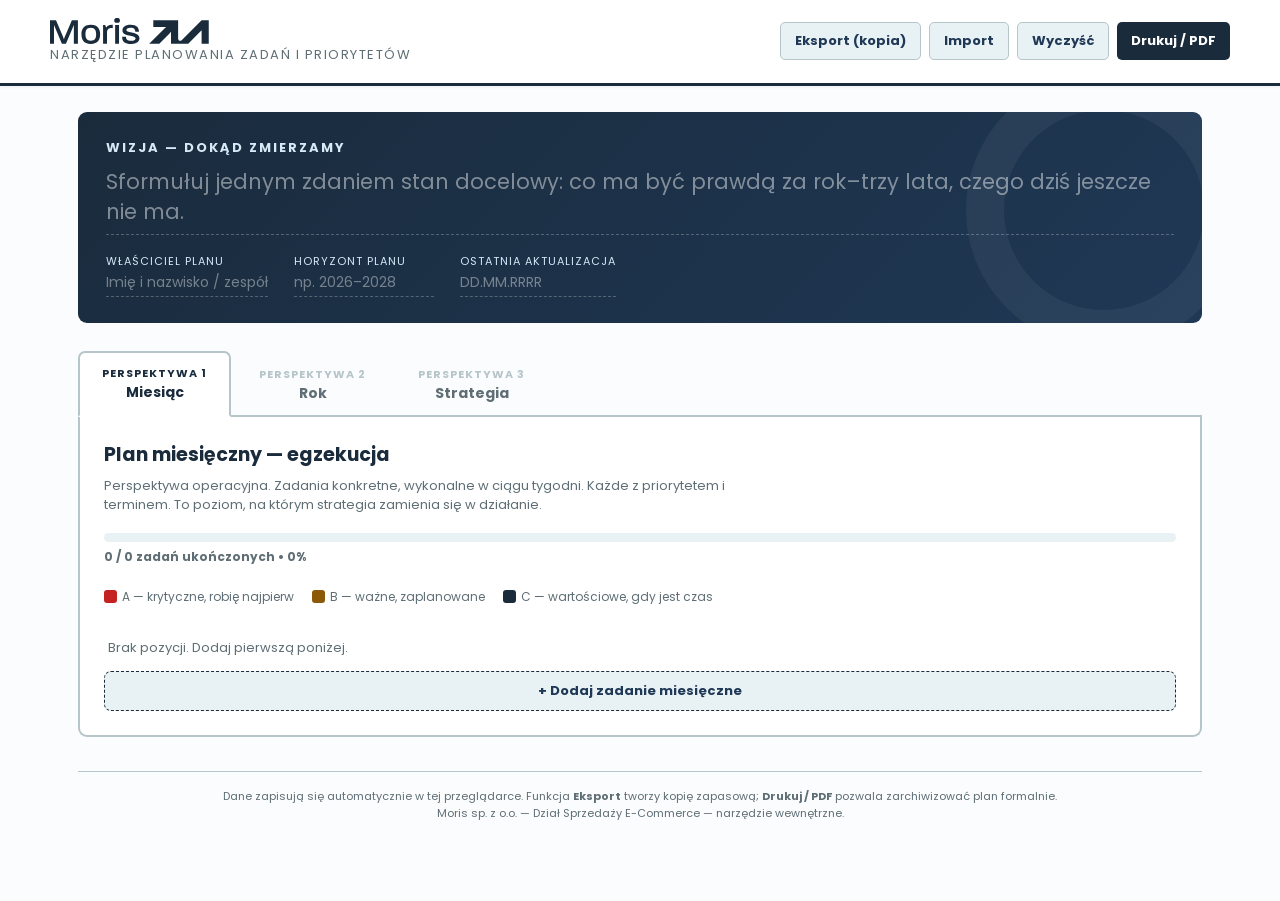
<file: skills/moris-docs/templates/narzedzie-planowania.html>
<!DOCTYPE html>
<html lang="pl">
<head>
<meta charset="UTF-8">
<meta name="viewport" content="width=device-width, initial-scale=1.0">
<title>Moris — Narzędzie planowania zadań i priorytetów</title>
<link rel="preconnect" href="https://fonts.googleapis.com">
<link rel="preconnect" href="https://fonts.gstatic.com" crossorigin>
<link rel="stylesheet" href="https://fonts.googleapis.com/css2?family=Poppins:wght@200;400;500;600&display=swap">
<style>
  :root{
    /* System wizualny Moris wg księgi znaku — assets/moris-logo-manual.pdf.
       Steel blue RAL 5011, Sapphire blue RAL 5003, Pastel blue RAL 5024,
       szarości RAL 7046 i 7042, kolory informacyjne w wariantach tekstowych. */
    --navy:#1A2B3C; --navy-dark:#1F3855; --pastel:#73B7E5; --ink:#1A2B3C;
    --grey:#5F6E75; --grey-mid:#9CA9AD; --orange:#FF7517; --yellow:#FFE97D;
    --green:#1B6B48; --amber:#8A5A08; --red:#C42222;
    --green-bg:#C8EFDC; --amber-bg:#FFF4BE; --red-bg:#FDCBCB;
    --tint:#E8F1F4; --tint-mid:#D5E9F7; --line:#B6C5CA; --white:#FFFFFF;
    --paper:#FBFCFD;
  }
  *{box-sizing:border-box;margin:0;padding:0}
  body{
    font-family:"Poppins","Segoe UI",Arial,Helvetica,sans-serif;color:var(--ink);
    background:var(--paper);line-height:1.5;-webkit-font-smoothing:antialiased;
  }
  /* ---------- NAGŁÓWEK ---------- */
  header{
    background:var(--white);border-bottom:3px solid var(--navy);
    padding:18px 28px;position:sticky;top:0;z-index:50;
    box-shadow:0 1px 4px rgba(15,40,60,.06);
  }
  .hwrap{max-width:1180px;margin:0 auto;display:flex;align-items:center;
    justify-content:space-between;gap:20px;flex-wrap:wrap}
  .brand{color:var(--navy)}
  .brand svg{display:block;height:26px;width:auto}
  .brand small{font-weight:400;color:var(--grey);font-size:13px;display:block;
    letter-spacing:1.5px;margin-top:1px}
  .hactions{display:flex;gap:8px;flex-wrap:wrap}
  button{font-family:inherit;cursor:pointer;border:none;border-radius:5px;
    font-size:13px;transition:.15s}
  .btn{padding:8px 14px;background:var(--navy);color:#fff;font-weight:700}
  .btn:hover{background:var(--navy-dark)}
  .btn-ghost{padding:8px 14px;background:var(--tint);color:var(--navy-dark);
    font-weight:700;border:1px solid var(--line)}
  .btn-ghost:hover{background:var(--tint-mid)}
  /* ---------- UKŁAD ---------- */
  main{max-width:1180px;margin:0 auto;padding:26px 28px 80px}
  /* ---------- WIZJA ---------- */
  .vision{
    background:linear-gradient(135deg,var(--navy) 0%,var(--navy-dark) 100%);
    color:#fff;border-radius:9px;padding:26px 28px;margin-bottom:26px;
    position:relative;overflow:hidden;
  }
  .vision::after{content:"";position:absolute;right:-40px;top:-40px;
    width:200px;height:200px;border:38px solid rgba(255,255,255,.05);
    border-radius:50%}
  .vision h2{font-size:13px;letter-spacing:2px;text-transform:uppercase;
    color:var(--tint-mid);font-weight:700;margin-bottom:10px}
  .vision .vtext{
    font-size:21px;line-height:1.45;font-weight:400;min-height:32px;
    outline:none;border-bottom:1px dashed rgba(255,255,255,.25);
    padding-bottom:6px;
  }
  .vision .vtext:empty::before{content:attr(data-ph);color:rgba(255,255,255,.45)}
  .vision .vtext:focus{border-bottom-color:rgba(255,255,255,.6)}
  .vmeta{display:flex;gap:26px;margin-top:18px;flex-wrap:wrap}
  .vmeta .vm{font-size:13px}
  .vmeta .vm label{display:block;color:var(--tint-mid);font-size:11px;
    letter-spacing:1px;text-transform:uppercase;margin-bottom:3px}
  .vmeta .vm .vfield{outline:none;border-bottom:1px dashed rgba(255,255,255,.25);
    padding-bottom:3px;min-width:140px;font-size:14px}
  .vmeta .vm .vfield:empty::before{content:attr(data-ph);
    color:rgba(255,255,255,.4)}
  /* ---------- ZAKŁADKI ---------- */
  .tabs{display:flex;gap:4px;margin-bottom:0;border-bottom:2px solid var(--line)}
  .tab{
    padding:12px 22px;background:transparent;color:var(--grey);
    font-weight:700;font-size:14px;border-radius:7px 7px 0 0;
    border:2px solid transparent;border-bottom:none;position:relative;top:2px;
  }
  .tab .tnum{font-size:11px;display:block;color:var(--line);letter-spacing:1px}
  .tab.active{background:var(--white);color:var(--navy);
    border-color:var(--line);border-bottom:2px solid var(--white)}
  .tab.active .tnum{color:var(--navy)}
  /* ---------- PANEL ---------- */
  .panel{background:var(--white);border:2px solid var(--line);border-top:none;
    border-radius:0 0 9px 9px;padding:24px;display:none}
  .panel.active{display:block}
  .phead{display:flex;justify-content:space-between;align-items:flex-start;
    gap:16px;flex-wrap:wrap;margin-bottom:6px}
  .phead h3{font-size:19px;color:var(--navy);font-weight:700}
  .phint{font-size:13px;color:var(--grey);margin-bottom:18px;max-width:680px}
  /* ---------- HORYZONT / KAMIENIE ---------- */
  .horizon{margin-bottom:22px}
  .horizon-h{display:flex;align-items:center;gap:10px;margin-bottom:10px}
  .horizon-h .dot{width:11px;height:11px;border-radius:50%;flex:none}
  .horizon-h h4{font-size:14px;font-weight:700;color:var(--navy-dark);
    text-transform:uppercase;letter-spacing:.8px}
  .horizon-h .cnt{font-size:12px;color:var(--grey);background:var(--tint);
    padding:2px 9px;border-radius:11px;font-weight:700}
  /* ---------- KARTA ZADANIA ---------- */
  .task{
    display:grid;grid-template-columns:26px 1fr auto;gap:12px;
    align-items:start;padding:12px 14px;border:1px solid var(--line);
    border-radius:7px;margin-bottom:8px;background:var(--white);
    transition:.15s;
  }
  .task:hover{border-color:var(--navy);box-shadow:0 2px 8px rgba(15,40,60,.07)}
  .task.done{background:var(--tint);opacity:.72}
  .task.done .t-title{text-decoration:line-through;color:var(--grey)}
  .chk{width:20px;height:20px;border:2px solid var(--line);border-radius:5px;
    cursor:pointer;flex:none;margin-top:1px;display:flex;align-items:center;
    justify-content:center;transition:.15s;background:#fff}
  .chk:hover{border-color:var(--navy)}
  .chk.on{background:var(--green);border-color:var(--green)}
  .chk.on::after{content:"\2713";color:#fff;font-size:13px;font-weight:700}
  .t-body{min-width:0}
  .t-title{font-size:14px;font-weight:700;color:var(--ink);outline:none;
    padding:1px 2px;border-radius:3px}
  .t-title:empty::before{content:"Nowe zadanie…";color:var(--grey);
    font-weight:400}
  .t-title:focus{background:var(--tint)}
  .t-note{font-size:12px;color:var(--grey);outline:none;margin-top:3px;
    padding:1px 2px;border-radius:3px}
  .t-note:empty::before{content:"Notatka / kryterium ukończenia…";
    color:var(--line)}
  .t-note:focus{background:var(--tint)}
  .t-meta{display:flex;gap:7px;margin-top:7px;flex-wrap:wrap}
  .t-meta .mfield{font-size:11px;color:var(--navy-dark);background:var(--tint);
    border:1px solid var(--tint-mid);border-radius:4px;padding:2px 7px;
    outline:none}
  .t-meta .mfield:empty::before{content:attr(data-ph);color:var(--grey)}
  .t-meta .mfield:focus{background:#fff;border-color:var(--navy)}
  .t-right{display:flex;flex-direction:column;align-items:flex-end;gap:6px}
  /* priorytet */
  .prio{display:flex;gap:3px}
  .prio button{width:22px;height:22px;border-radius:4px;font-size:10px;
    font-weight:700;border:1px solid var(--line);background:#fff;color:var(--grey)}
  .prio button.on[data-p="A"]{background:var(--red);color:#fff;
    border-color:var(--red)}
  .prio button.on[data-p="B"]{background:var(--amber);color:#fff;
    border-color:var(--amber)}
  .prio button.on[data-p="C"]{background:var(--navy);color:#fff;
    border-color:var(--navy)}
  .del{background:none;color:var(--line);font-size:18px;padding:0 4px;
    line-height:1}
  .del:hover{color:var(--red)}
  .addtask{
    width:100%;padding:9px;background:var(--tint);color:var(--navy-dark);
    border:1px dashed var(--navy);border-radius:7px;font-weight:700;
    font-size:13px;
  }
  .addtask:hover{background:var(--tint-mid)}
  /* ---------- PASEK POSTĘPU ---------- */
  .progress{margin:14px 0 22px}
  .progress-bar{height:9px;background:var(--tint);border-radius:6px;
    overflow:hidden}
  .progress-fill{height:100%;background:linear-gradient(90deg,var(--navy),
    var(--green));border-radius:6px;transition:width .4s ease;width:0%}
  .progress-txt{font-size:12px;color:var(--grey);margin-top:6px;font-weight:700}
  /* ---------- LEGENDA ---------- */
  .legend{display:flex;gap:18px;flex-wrap:wrap;margin:4px 0 18px;
    font-size:12px;color:var(--grey)}
  .legend span{display:flex;align-items:center;gap:5px}
  .legend i{width:13px;height:13px;border-radius:3px;display:inline-block}
  /* ---------- STRATEGIA: FILARY ---------- */
  .pillars{display:grid;grid-template-columns:repeat(auto-fill,minmax(250px,1fr));
    gap:14px;margin-bottom:8px}
  .pillar{border:1px solid var(--line);border-top:4px solid var(--navy);
    border-radius:7px;padding:14px}
  .pillar h5{font-size:13px;color:var(--navy);font-weight:700;outline:none;
    text-transform:uppercase;letter-spacing:.5px;padding:1px 2px;border-radius:3px}
  .pillar h5:empty::before{content:"Nazwa filaru…";color:var(--grey);
    font-weight:400;text-transform:none}
  .pillar h5:focus{background:var(--tint)}
  .pillar .pdesc{font-size:12px;color:var(--ink);outline:none;margin-top:6px;
    padding:1px 2px;border-radius:3px;min-height:34px}
  .pillar .pdesc:empty::before{content:"Opis kierunku strategicznego—co i po co.";
    color:var(--line)}
  .pillar .pdesc:focus{background:var(--tint)}
  .pillar .pmetric{font-size:11px;color:var(--navy-dark);margin-top:8px;
    background:var(--tint);border-radius:4px;padding:4px 7px;outline:none}
  .pillar .pmetric:empty::before{content:"Miara sukcesu…";color:var(--grey)}
  .footer-note{font-size:11px;color:var(--grey);text-align:center;
    margin-top:34px;padding-top:16px;border-top:1px solid var(--line)}
  .saved{position:fixed;bottom:18px;right:18px;background:var(--navy-dark);
    color:#fff;padding:8px 16px;border-radius:6px;font-size:12px;font-weight:700;
    opacity:0;transition:.3s;pointer-events:none;z-index:90}
  .saved.show{opacity:1}
  @media(max-width:560px){
    .task{grid-template-columns:24px 1fr;}
    .t-right{grid-column:2;flex-direction:row;justify-content:space-between;
      width:100%;align-items:center}
    main{padding:18px 14px 60px}
    header{padding:14px 16px}
  }
  /* ---------- WYDRUK / PDF ---------- */
  @media print{
    /* wymuszenie druku kolorów tła we wszystkich elementach */
    *{-webkit-print-color-adjust:exact !important;
      print-color-adjust:exact !important;color-adjust:exact !important}
    @page{margin:14mm}
    body{background:#fff}
    /* elementy zbędne na papierze */
    .hactions,.addtask,.del,.prio,.chk,.saved,.footer-note{display:none !important}
    header{position:static;box-shadow:none;border-bottom:2px solid var(--navy);
      padding:0 0 10px;margin-bottom:14px}
    main{padding:0;max-width:100%}
    /* blok wizji na wydruku — zawsze czytelny na białym, niezależnie od
       ustawień drukarki. Granatowe tło jest efektem wyłącznie ekranowym;
       na papierze zastępuje je granatowa ramka z lewym paskiem akcentu. */
    .vision{background:#fff !important;color:var(--ink) !important;
      border:1.5pt solid var(--navy) !important;
      border-left:5pt solid var(--navy) !important;
      border-radius:6px;page-break-inside:avoid;padding:18px 22px}
    .vision::after{display:none}
    .vision h2{color:var(--navy) !important}
    .vision .vtext{color:var(--ink) !important;font-weight:700;
      border-bottom:1px solid var(--line) !important}
    .vision .vmeta .vm label{color:var(--navy) !important}
    .vision .vfield{color:var(--ink) !important;
      border-bottom:1px solid var(--line) !important}
    /* wszystkie trzy perspektywy widoczne na wydruku, nie tylko aktywna zakładka */
    .tabs{display:none}
    .panel{display:block !important;border:1px solid var(--line);
      border-radius:7px;margin-bottom:16px;padding:16px;
      page-break-inside:avoid}
    .panel::before{content:attr(data-print-label);display:block;
      font-size:13px;font-weight:700;color:var(--navy);
      text-transform:uppercase;letter-spacing:1px;
      border-bottom:1px solid var(--line);padding-bottom:6px;margin-bottom:12px}
    .task{page-break-inside:avoid;grid-template-columns:1fr auto}
    .task.done{opacity:1}
    .pillar{page-break-inside:avoid}
    .progress-fill{background:var(--navy) !important}
  }
</style>
</head>
<body>

<header>
  <div class="hwrap">
    <div class="brand"><svg xmlns="http://www.w3.org/2000/svg" viewBox="0 0 264.58 43.33" role="img" aria-label="Moris"> <title>Moris</title> <path fill="currentColor" fill-rule="evenodd" d="M39.77 42.9L39.77 11.83L26.6 42.9L19.85 42.9L6.68 11.83L6.68 42.9L0 42.9L0 3.68L9.99 3.68L21.39 30.4C21.82 31.56 23.22 35.48 23.22 35.48C23.16 35.48 24.51 31.56 25.06 30.4L36.46 3.68L46.51 3.68L46.51 42.9L39.77 42.9ZM68 16.42C60.71 16.42 59.11 21.33 59.11 27.21C59.11 33.15 60.71 37.99 67.94 37.99C75.29 37.99 76.89 33.28 76.89 27.21C76.89 21.39 75.42 16.42 68 16.42M67.94 43.33C55.62 43.33 52.44 35.54 52.44 27.21C52.44 18.94 55.68 11.09 68 11.09C80.2 11.09 83.57 18.94 83.57 27.21C83.57 35.6 80.2 43.33 67.94 43.33ZM102.85 16.79C96.3 16.79 95.01 20.41 95.01 25.49L95.01 42.9L88.45 42.9L88.45 11.52L91.95 11.52L93.48 15.87C94.46 13.79 97.46 11.09 103.59 11.09L104.63 11.09L104.63 16.91C104.02 16.91 103.41 16.79 102.85 16.79ZM108.57 11.52H115.07V42.9H108.57ZM111.88 7.91C108.94 7.91 107.04 7.11 107.04 3.98C107.04 0.8 108.94 0 111.88 0C114.7 0 116.54 0.8 116.54 3.98C116.54 7.11 114.7 7.91 111.88 7.91ZM135.32 43.33C124.72 43.33 120.19 39.16 120.19 31.19L126.62 31.19C126.62 35.48 129.07 38.12 135.2 38.12C140.78 38.12 142.55 36.03 142.68 34.2C142.86 27.39 120.8 31.93 120.8 20.71C120.8 15.2 124.6 11.09 134.53 11.09C144.7 11.09 148.31 15.87 148.31 22.8L142.19 22.8C141.94 18.69 140.1 16.18 134.34 16.18C129.07 16.18 127.29 18.14 127.29 20.16C127.29 26.23 149.11 22.06 149.11 33.83C149.11 38.42 145.25 43.33 135.32 43.33ZM252.65 3.71L219.4 36.96C217.24 39.12 213.56 37.59 213.56 34.54L213.56 3.71L172.17 3.71L172.17 14.99L193.57 14.99L192.69 15.69C192.03 16.22 191.41 16.77 190.81 17.37L165.28 42.9L182.15 42.9L199.25 25.8C199.84 25.21 200.4 24.58 200.92 23.93L201.63 22.93L201.63 42.9L230.34 42.9L252.65 20.58L252.65 42.9L264.58 42.9L264.58 3.71L252.65 3.71Z"/> </svg>
      <small>NARZĘDZIE PLANOWANIA ZADAŃ I PRIORYTETÓW</small>
    </div>
    <div class="hactions">
      <button class="btn-ghost" onclick="exportData()">Eksport (kopia)</button>
      <button class="btn-ghost" onclick="importData()">Import</button>
      <button class="btn-ghost" onclick="resetAll()">Wyczyść</button>
      <button class="btn" onclick="window.print()">Drukuj / PDF</button>
    </div>
  </div>
</header>

<main>
  <!-- WIZJA -->
  <section class="vision">
    <h2>Wizja — dokąd zmierzamy</h2>
    <div class="vtext" id="vision" contenteditable="true"
      data-ph="Sformułuj jednym zdaniem stan docelowy: co ma być prawdą za rok–trzy lata, czego dziś jeszcze nie ma."></div>
    <div class="vmeta">
      <div class="vm"><label>Właściciel planu</label>
        <div class="vfield" id="owner" contenteditable="true"
          data-ph="Imię i nazwisko / zespół"></div></div>
      <div class="vm"><label>Horyzont planu</label>
        <div class="vfield" id="horizon" contenteditable="true"
          data-ph="np. 2026–2028"></div></div>
      <div class="vm"><label>Ostatnia aktualizacja</label>
        <div class="vfield" id="updated" contenteditable="true"
          data-ph="DD.MM.RRRR"></div></div>
    </div>
  </section>

  <!-- ZAKŁADKI -->
  <div class="tabs">
    <button class="tab active" data-tab="month">
      <span class="tnum">PERSPEKTYWA 1</span>Miesiąc</button>
    <button class="tab" data-tab="year">
      <span class="tnum">PERSPEKTYWA 2</span>Rok</button>
    <button class="tab" data-tab="strategy">
      <span class="tnum">PERSPEKTYWA 3</span>Strategia</button>
  </div>

  <!-- PANEL: MIESIĄC -->
  <section class="panel active" id="panel-month"
    data-print-label="Perspektywa 1 — Miesiąc">
    <div class="phead"><h3>Plan miesięczny — egzekucja</h3></div>
    <p class="phint">Perspektywa operacyjna. Zadania konkretne, wykonalne w ciągu
      tygodni. Każde z priorytetem i terminem. To poziom, na którym strategia
      zamienia się w działanie.</p>
    <div class="progress">
      <div class="progress-bar"><div class="progress-fill" id="pf-month"></div></div>
      <div class="progress-txt" id="pt-month">0 / 0 zadań ukończonych</div>
    </div>
    <div class="legend">
      <span><i style="background:var(--red)"></i>A — krytyczne, robię najpierw</span>
      <span><i style="background:var(--amber)"></i>B — ważne, zaplanowane</span>
      <span><i style="background:var(--navy)"></i>C — wartościowe, gdy jest czas</span>
    </div>
    <div id="list-month"></div>
    <button class="addtask" onclick="addTask('month')">+ Dodaj zadanie miesięczne</button>
  </section>

  <!-- PANEL: ROK -->
  <section class="panel" id="panel-year"
    data-print-label="Perspektywa 2 — Rok">
    <div class="phead"><h3>Plan roczny — cele i kamienie milowe</h3></div>
    <p class="phint">Perspektywa taktyczna. Cele roczne rozpisane na kamienie
      milowe — sprawdzalne punkty kontrolne z datą. Kamień milowy odpowiada na
      pytanie: po czym poznam, że jestem na kursie?</p>
    <div class="progress">
      <div class="progress-bar"><div class="progress-fill" id="pf-year"></div></div>
      <div class="progress-txt" id="pt-year">0 / 0 kamieni osiągniętych</div>
    </div>
    <div id="list-year"></div>
    <button class="addtask" onclick="addTask('year')">+ Dodaj kamień milowy</button>
  </section>

  <!-- PANEL: STRATEGIA -->
  <section class="panel" id="panel-strategy"
    data-print-label="Perspektywa 3 — Strategia">
    <div class="phead"><h3>Perspektywa strategiczna — filary i kierunki</h3></div>
    <p class="phint">Perspektywa kierunkowa. Filary strategiczne — trwałe obszary,
      w których budujemy przewagę. Każdy filar ma opis kierunku i miarę sukcesu.
      Plan roczny i miesięczny powinny dać się przypisać do któregoś z filarów.</p>
    <h4 style="font-size:13px;color:var(--navy-dark);text-transform:uppercase;
      letter-spacing:.8px;margin-bottom:10px">Filary strategiczne</h4>
    <div class="pillars" id="list-pillars"></div>
    <button class="addtask" style="margin-bottom:24px"
      onclick="addPillar()">+ Dodaj filar strategiczny</button>

    <h4 style="font-size:13px;color:var(--navy-dark);text-transform:uppercase;
      letter-spacing:.8px;margin-bottom:6px">Inicjatywy strategiczne</h4>
    <p class="phint">Duże przedsięwzięcia wieloletnie wynikające z filarów.</p>
    <div id="list-strategy"></div>
    <button class="addtask" onclick="addTask('strategy')">+ Dodaj inicjatywę strategiczną</button>
  </section>

  <div class="footer-note">
    Dane zapisują się automatycznie w tej przeglądarce. Funkcja
    <strong>Eksport</strong> tworzy kopię zapasową; <strong>Drukuj / PDF</strong>
    pozwala zarchiwizować plan formalnie.<br>
    Moris sp. z o.o. — Dział Sprzedaży E-Commerce — narzędzie wewnętrzne.
  </div>
</main>

<div class="saved" id="saved">Zapisano</div>

<script>
/* ===== MODEL DANYCH ===== */
const STORE_KEY = "moris-planner-v1";
let data = {
  vision:"", owner:"", horizon:"", updated:"",
  month:[], year:[], strategy:[], pillars:[]
};

/* ===== ZAPIS / ODCZYT ===== */
let saveTimer=null;
async function save(){
  try{
    await window.storage.set(STORE_KEY, JSON.stringify(data), false);
    flashSaved();
  }catch(e){ console.error("Zapis nieudany",e); }
}
function queueSave(){ clearTimeout(saveTimer); saveTimer=setTimeout(save,500); }
function flashSaved(){
  const el=document.getElementById("saved");
  el.classList.add("show"); setTimeout(()=>el.classList.remove("show"),1200);
}
async function load(){
  try{
    const r=await window.storage.get(STORE_KEY,false);
    if(r&&r.value){ data=Object.assign(data,JSON.parse(r.value)); }
  }catch(e){ /* brak danych — start od zera */ }
  renderAll();
}

/* ===== POMOCNICZE ===== */
function uid(){ return Date.now().toString(36)+Math.random().toString(36).slice(2,6); }
function esc(s){ return (s||"").replace(/[&<>]/g,c=>({"&":"&amp;","<":"&lt;",">":"&gt;"}[c])); }

/* ===== ZADANIA ===== */
function addTask(scope){
  data[scope].push({ id:uid(), title:"", note:"", prio:"B",
    due:"", who:"", link:"", done:false });
  renderList(scope); queueSave();
}
function delTask(scope,id){
  data[scope]=data[scope].filter(t=>t.id!==id);
  renderList(scope); queueSave();
}
function setPrio(scope,id,p){
  const t=data[scope].find(x=>x.id===id); if(t){ t.prio=p; renderList(scope); queueSave(); }
}
function toggleDone(scope,id){
  const t=data[scope].find(x=>x.id===id);
  if(t){ t.done=!t.done; renderList(scope); queueSave(); }
}
function fieldEdit(scope,id,key,val){
  const t=data[scope].find(x=>x.id===id); if(t){ t[key]=val; queueSave(); }
}

/* sortowanie: nieukończone wg priorytetu A>B>C, ukończone na dół */
function sortTasks(arr){
  const rank={A:0,B:1,C:2};
  return [...arr].sort((a,b)=>{
    if(a.done!==b.done) return a.done?1:-1;
    return (rank[a.prio]??1)-(rank[b.prio]??1);
  });
}

function taskHTML(scope,t){
  const dueLabel = scope==="year" ? "Termin kamienia" :
                   scope==="strategy" ? "Horyzont" : "Termin";
  return `<div class="task ${t.done?'done':''}" data-id="${t.id}">
    <div class="chk ${t.done?'on':''}" onclick="toggleDone('${scope}','${t.id}')"></div>
    <div class="t-body">
      <div class="t-title" contenteditable="true"
        oninput="fieldEdit('${scope}','${t.id}','title',this.innerText)"
        >${esc(t.title)}</div>
      <div class="t-note" contenteditable="true"
        oninput="fieldEdit('${scope}','${t.id}','note',this.innerText)"
        >${esc(t.note)}</div>
      <div class="t-meta">
        <span class="mfield" contenteditable="true" data-ph="${dueLabel}"
          oninput="fieldEdit('${scope}','${t.id}','due',this.innerText)"
          >${esc(t.due)}</span>
        <span class="mfield" contenteditable="true" data-ph="Odpowiedzialny"
          oninput="fieldEdit('${scope}','${t.id}','who',this.innerText)"
          >${esc(t.who)}</span>
        <span class="mfield" contenteditable="true" data-ph="Powiązanie / filar"
          oninput="fieldEdit('${scope}','${t.id}','link',this.innerText)"
          >${esc(t.link)}</span>
      </div>
    </div>
    <div class="t-right">
      <div class="prio">
        ${["A","B","C"].map(p=>`<button data-p="${p}"
          class="${t.prio===p?'on':''}"
          onclick="setPrio('${scope}','${t.id}','${p}')">${p}</button>`).join("")}
      </div>
      <button class="del" title="Usuń"
        onclick="delTask('${scope}','${t.id}')">×</button>
    </div>
  </div>`;
}

function renderList(scope){
  const box=document.getElementById("list-"+scope);
  const arr=sortTasks(data[scope]);
  box.innerHTML = arr.length
    ? arr.map(t=>taskHTML(scope,t)).join("")
    : `<p style="color:var(--grey);font-size:13px;padding:14px 4px">
        Brak pozycji. Dodaj pierwszą poniżej.</p>`;
  updateProgress(scope);
}

function updateProgress(scope){
  if(scope==="strategy") return;
  const arr=data[scope], done=arr.filter(t=>t.done).length;
  const pct=arr.length?Math.round(done/arr.length*100):0;
  const fill=document.getElementById("pf-"+scope);
  const txt=document.getElementById("pt-"+scope);
  if(fill) fill.style.width=pct+"%";
  if(txt) txt.textContent = scope==="year"
    ? `${done} / ${arr.length} kamieni osiągniętych  •  ${pct}%`
    : `${done} / ${arr.length} zadań ukończonych  •  ${pct}%`;
}

/* ===== FILARY ===== */
function addPillar(){
  data.pillars.push({ id:uid(), name:"", desc:"", metric:"" });
  renderPillars(); queueSave();
}
function delPillar(id){
  data.pillars=data.pillars.filter(p=>p.id!==id);
  renderPillars(); queueSave();
}
function pillarEdit(id,key,val){
  const p=data.pillars.find(x=>x.id===id); if(p){ p[key]=val; queueSave(); }
}
function renderPillars(){
  const box=document.getElementById("list-pillars");
  box.innerHTML = data.pillars.length
    ? data.pillars.map(p=>`<div class="pillar" data-id="${p.id}">
        <div style="display:flex;justify-content:space-between;gap:6px">
          <h5 contenteditable="true"
            oninput="pillarEdit('${p.id}','name',this.innerText)"
            >${esc(p.name)}</h5>
          <button class="del" onclick="delPillar('${p.id}')">×</button>
        </div>
        <div class="pdesc" contenteditable="true"
          oninput="pillarEdit('${p.id}','desc',this.innerText)"
          >${esc(p.desc)}</div>
        <div class="pmetric" contenteditable="true"
          oninput="pillarEdit('${p.id}','metric',this.innerText)"
          >${esc(p.metric)}</div>
      </div>`).join("")
    : `<p style="color:var(--grey);font-size:13px;grid-column:1/-1;padding:8px 4px">
        Brak filarów. Filar to trwały obszar przewagi — np. „Doświadczenie
        zakupowe klienta”, „Efektywność logistyki”, „Rozwój zespołu”.</p>`;
}

/* ===== WIZJA / NAGŁÓWEK ===== */
function bindHeader(){
  ["vision","owner","horizon","updated"].forEach(k=>{
    const el=document.getElementById(k);
    el.innerText=data[k]||"";
    el.addEventListener("input",()=>{ data[k]=el.innerText; queueSave(); });
  });
}

/* ===== ZAKŁADKI ===== */
document.querySelectorAll(".tab").forEach(tab=>{
  tab.addEventListener("click",()=>{
    document.querySelectorAll(".tab").forEach(t=>t.classList.remove("active"));
    document.querySelectorAll(".panel").forEach(p=>p.classList.remove("active"));
    tab.classList.add("active");
    document.getElementById("panel-"+tab.dataset.tab).classList.add("active");
  });
});

/* ===== EKSPORT / IMPORT / RESET ===== */
function exportData(){
  const blob=new Blob([JSON.stringify(data,null,2)],{type:"application/json"});
  const a=document.createElement("a");
  a.href=URL.createObjectURL(blob);
  a.download="moris-plan-"+new Date().toISOString().slice(0,10)+".json";
  a.click(); URL.revokeObjectURL(a.href);
}
function importData(){
  const inp=document.createElement("input");
  inp.type="file"; inp.accept="application/json";
  inp.onchange=()=>{
    const f=inp.files[0]; if(!f) return;
    const rd=new FileReader();
    rd.onload=()=>{
      try{
        data=Object.assign({vision:"",owner:"",horizon:"",updated:"",
          month:[],year:[],strategy:[],pillars:[]},JSON.parse(rd.result));
        renderAll(); save();
      }catch(e){ alert("Nie udało się wczytać pliku — nieprawidłowy format."); }
    };
    rd.readAsText(f);
  };
  inp.click();
}
function resetAll(){
  if(!confirm("Wyczyścić cały plan? Tej operacji nie można cofnąć. "
    +"Rozważ wcześniejszy Eksport.")) return;
  data={vision:"",owner:"",horizon:"",updated:"",
    month:[],year:[],strategy:[],pillars:[]};
  renderAll(); save();
}

/* ===== RENDER ZBIORCZY ===== */
function renderAll(){
  bindHeader();
  renderList("month"); renderList("year"); renderList("strategy");
  renderPillars();
}

load();
</script>
</body>
</html>
</file>
